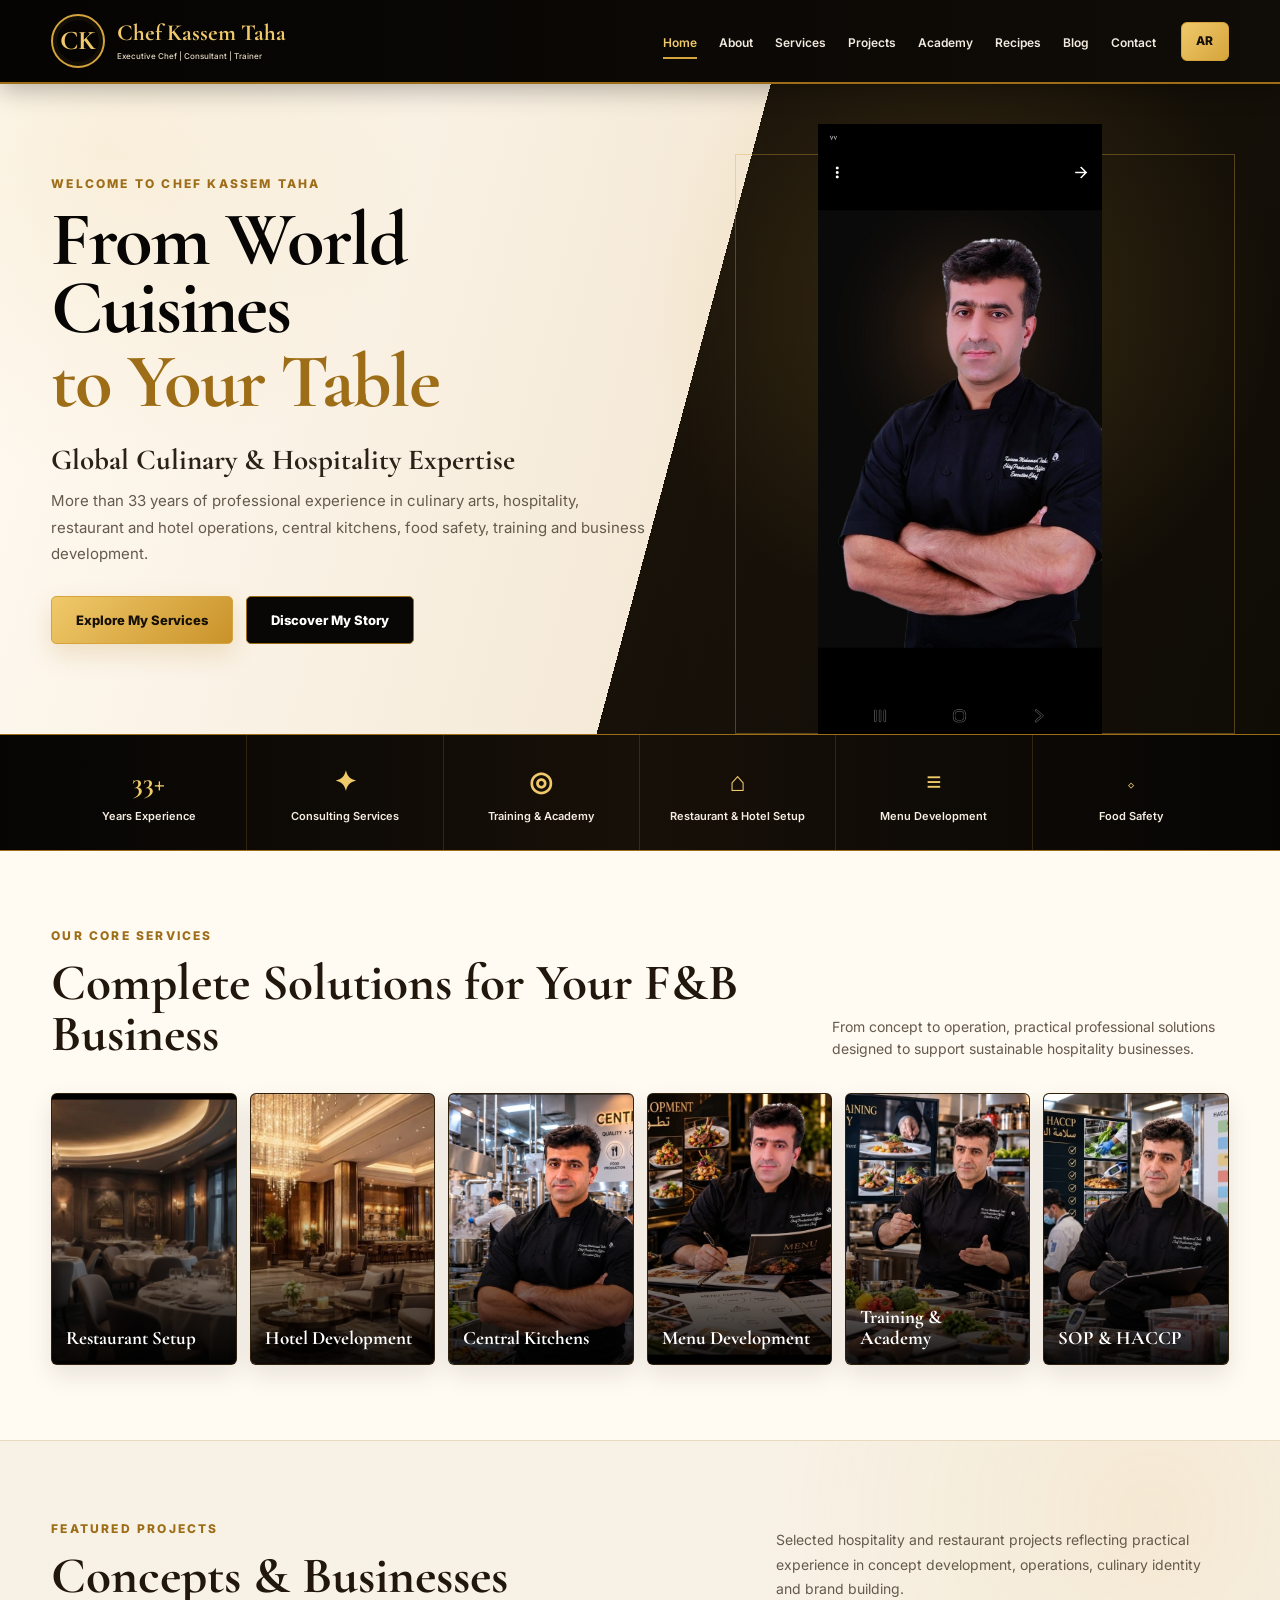
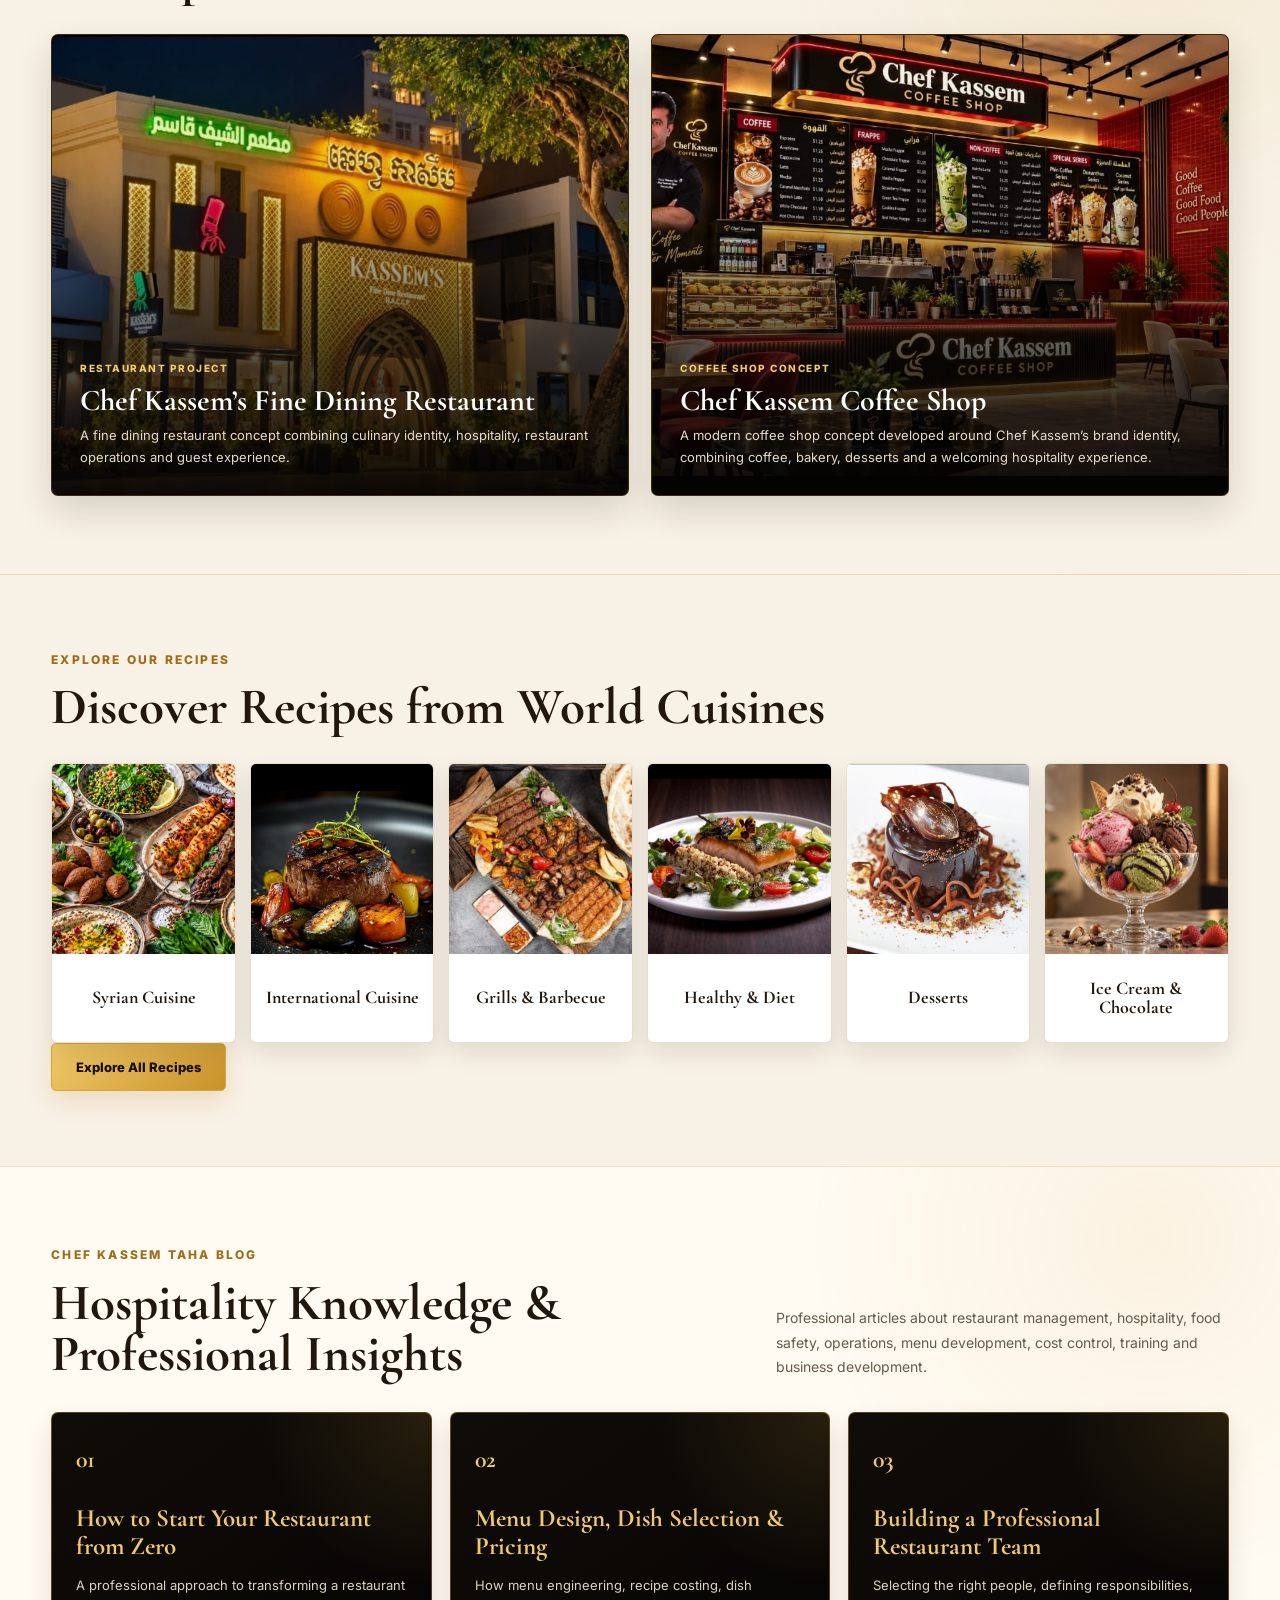
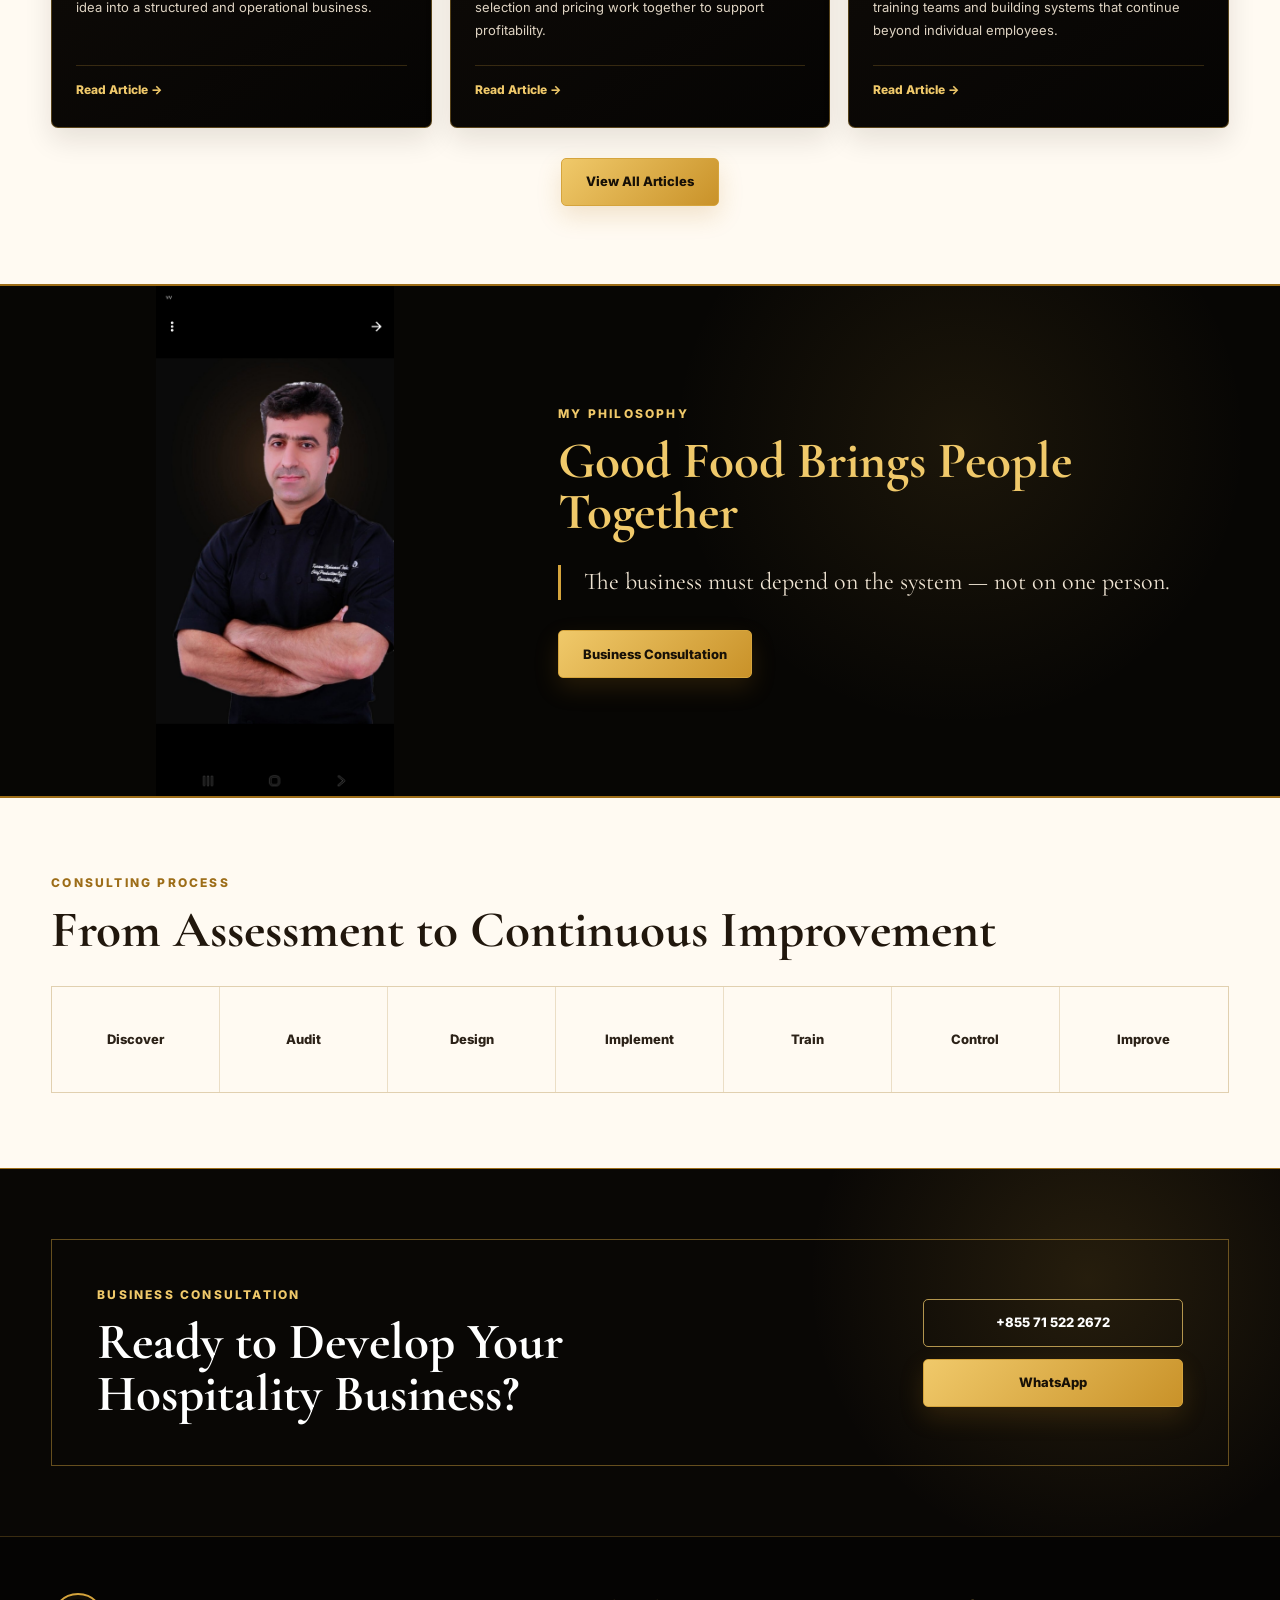
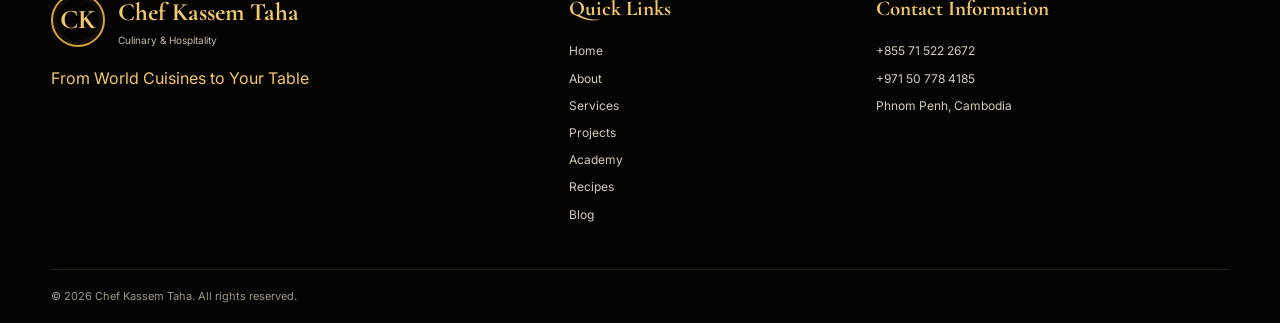
<file: index.html>
<!DOCTYPE html>
<html lang="en" dir="ltr">

<head>
  <meta charset="UTF-8">

  <meta name="viewport"
        content="width=device-width, initial-scale=1.0">

  <meta name="description"
        content="Chef Kassem Taha - Culinary and Hospitality Consulting, Restaurant Development, Central Kitchens, Menu Engineering, Training and Food Safety.">

  <title>Chef Kassem Taha | Culinary & Hospitality</title>

  <link rel="preconnect" href="https://fonts.googleapis.com">
  <link rel="preconnect" href="https://fonts.gstatic.com" crossorigin>

  <link
    href="https://fonts.googleapis.com/css2?family=Cairo:wght@400;500;600;700;800&family=Cormorant+Garamond:wght@500;600;700&family=Inter:wght@400;500;600;700&display=swap"
    rel="stylesheet">

  <link rel="stylesheet" href="style.css">

  <style>

    /* =====================================================
       PROJECTS
    ===================================================== */

    .projects-section {
      padding: 78px 0;
      background:
        radial-gradient(
          circle at 90% 10%,
          rgba(213, 164, 60, .10),
          transparent 28%
        ),
        #f8f1e5;
      border-top: 1px solid rgba(157, 109, 24, .18);
      border-bottom: 1px solid rgba(157, 109, 24, .18);
    }

    .projects-heading {
      display: grid;
      grid-template-columns: minmax(0, 1.2fr) minmax(260px, .8fr);
      gap: 45px;
      align-items: end;
      margin-bottom: 32px;
    }

    .projects-heading h2 {
      margin: 0;
      color: #21170d;
      font-family: "Cormorant Garamond", Georgia, serif;
      font-size: clamp(35px, 4vw, 54px);
      line-height: 1;
    }

    .projects-heading > p {
      margin: 0;
      color: #655a4c;
      font-size: 14px;
      line-height: 1.75;
    }

    .projects-grid {
      display: grid;
      grid-template-columns: repeat(2, minmax(0, 1fr));
      gap: 22px;
    }

    .project-card {
      position: relative;
      overflow: hidden;
      min-height: 460px;
      border: 1px solid rgba(157, 109, 24, .35);
      border-radius: 7px;
      background: #080604;
      box-shadow: 0 15px 35px rgba(30, 20, 8, .15);
    }

    .project-card img {
      width: 100%;
      height: 460px;
      object-fit: cover;
      transition: transform .45s ease;
    }

    .project-card:hover img {
      transform: scale(1.035);
    }

    .project-card::after {
      content: "";
      position: absolute;
      inset: 0;
      background:
        linear-gradient(
          to top,
          rgba(4, 3, 2, .96) 0%,
          rgba(4, 3, 2, .70) 28%,
          rgba(4, 3, 2, .08) 68%,
          transparent 100%
        );
    }

    .project-content {
      position: absolute;
      z-index: 2;
      left: 28px;
      right: 28px;
      bottom: 27px;
    }

    .project-label {
      display: inline-block;
      margin-bottom: 9px;
      color: #f0c96a;
      font-size: 10px;
      font-weight: 800;
      letter-spacing: 1.5px;
      text-transform: uppercase;
    }

    .project-content h3 {
      margin: 0 0 9px;
      color: #ffffff;
      font-family: "Cormorant Garamond", Georgia, serif;
      font-size: 30px;
      line-height: 1.05;
    }

    .project-content p {
      max-width: 520px;
      margin: 0;
      color: #e5dac9;
      font-size: 13px;
      line-height: 1.65;
    }


    /* =====================================================
       BLOG
    ===================================================== */

    .blog-section {
      padding: 78px 0;
      background:
        radial-gradient(
          circle at 90% 10%,
          rgba(213, 164, 60, .09),
          transparent 26%
        ),
        #fffaf2;
      border-top: 1px solid rgba(157, 109, 24, .18);
    }

    .blog-heading {
      display: grid;
      grid-template-columns: minmax(0, 1.2fr) minmax(260px, .8fr);
      gap: 45px;
      align-items: end;
      margin-bottom: 32px;
    }

    .blog-heading h2 {
      margin: 0;
      color: #21170d;
      font-family: "Cormorant Garamond", Georgia, serif;
      font-size: clamp(35px, 4vw, 54px);
      line-height: 1;
    }

    .blog-heading > p {
      margin: 0;
      color: #655a4c;
      font-size: 14px;
      line-height: 1.75;
    }

    .blog-grid {
      display: grid;
      grid-template-columns: repeat(3, minmax(0, 1fr));
      gap: 18px;
    }

    .blog-card {
      display: flex;
      flex-direction: column;
      min-height: 300px;
      padding: 28px 24px;
      border: 1px solid rgba(213, 164, 60, .38);
      border-radius: 7px;
      background:
        radial-gradient(
          circle at 100% 0%,
          rgba(213, 164, 60, .14),
          transparent 35%
        ),
        linear-gradient(145deg, #100c08, #050403);
      box-shadow: 0 12px 28px rgba(30, 20, 8, .11);
    }

    .blog-card-number {
      margin-bottom: 25px;
      color: #f0c96a;
      font-family: "Cormorant Garamond", Georgia, serif;
      font-size: 24px;
      font-weight: 700;
    }

    .blog-card h3 {
      margin: 0 0 14px;
      color: #f0c96a;
      font-family: "Cormorant Garamond", Georgia, serif;
      font-size: 25px;
      line-height: 1.12;
    }

    .blog-card p {
      margin: 0 0 24px;
      color: #ded3c2;
      font-size: 13px;
      line-height: 1.7;
    }

    .blog-card a {
      margin-top: auto;
      padding-top: 14px;
      border-top: 1px solid rgba(213, 164, 60, .22);
      color: #f0c96a;
      font-size: 12px;
      font-weight: 800;
    }

    .blog-more {
      display: flex;
      justify-content: center;
      margin-top: 30px;
    }


    /* =====================================================
       RTL
    ===================================================== */

    html[dir="rtl"] .projects-heading,
    html[dir="rtl"] .project-content,
    html[dir="rtl"] .blog-heading,
    html[dir="rtl"] .blog-card {
      text-align: right;
    }

    html[dir="rtl"] .projects-heading h2,
    html[dir="rtl"] .project-content h3,
    html[dir="rtl"] .blog-heading h2,
    html[dir="rtl"] .blog-card h3 {
      font-family: "Cairo", Arial, sans-serif;
    }


    /* =====================================================
       MOBILE
    ===================================================== */

    @media (max-width: 820px) {

      .projects-section,
      .blog-section {
        padding: 55px 0;
      }

      .projects-heading,
      .blog-heading {
        grid-template-columns: 1fr;
        gap: 14px;
      }

      .projects-grid {
        grid-template-columns: 1fr;
      }

      .project-card {
        min-height: 390px;
      }

      .project-card img {
        height: 390px;
      }

      .blog-grid {
        grid-template-columns: repeat(2, minmax(0, 1fr));
      }

      .main-nav.open {
        max-height: 700px;
        overflow-y: auto;
      }
    }

    @media (max-width: 520px) {

      .projects-heading h2,
      .blog-heading h2 {
        font-size: 32px;
      }

      html[dir="rtl"] .projects-heading h2,
      html[dir="rtl"] .blog-heading h2 {
        font-size: 28px;
        line-height: 1.4;
      }

      .project-card {
        min-height: 350px;
      }

      .project-card img {
        height: 350px;
      }

      .project-content {
        left: 20px;
        right: 20px;
        bottom: 20px;
      }

      .project-content h3 {
        font-size: 25px;
      }

      .blog-grid {
        grid-template-columns: 1fr;
      }

      .blog-card {
        min-height: 250px;
      }
    }

  </style>
</head>


<body>

<header class="site-header">

  <div class="container header-inner">

    <a href="index.html" class="brand">

      <span class="brand-logo">CK</span>

      <span class="brand-copy">

        <strong>Chef Kassem Taha</strong>

        <small
          data-en="Executive Chef | Consultant | Trainer"
          data-ar="شيف تنفيذي | مستشار | مدرب">
          Executive Chef | Consultant | Trainer
        </small>

      </span>

    </a>


    <nav class="main-nav" id="mainNav">

      <a href="index.html"
         class="active"
         data-en="Home"
         data-ar="الرئيسية">
        Home
      </a>

      <a href="about.html"
         data-en="About"
         data-ar="من أنا">
        About
      </a>

      <a href="services.html"
         data-en="Services"
         data-ar="خدماتنا">
        Services
      </a>

      <a href="projects.html"
         data-en="Projects"
         data-ar="المشاريع">
        Projects
      </a>

      <a href="academy.html"
         data-en="Academy"
         data-ar="الأكاديمية">
        Academy
      </a>

      <a href="recipes.html"
         data-en="Recipes"
         data-ar="الوصفات">
        Recipes
      </a>

      <a href="#blog"
         data-en="Blog"
         data-ar="المدونة">
        Blog
      </a>

      <a href="#contact"
         data-en="Contact"
         data-ar="تواصل معنا">
        Contact
      </a>

    </nav>


    <div class="header-actions">

      <button
        class="language-button"
        id="languageButton"
        type="button"
        aria-label="Switch language">
        AR
      </button>

      <button
        class="menu-button"
        id="menuButton"
        type="button"
        aria-label="Open menu"
        aria-expanded="false">

        <span></span>
        <span></span>
        <span></span>

      </button>

    </div>

  </div>

</header>


<main>

<section class="hero">

  <div class="hero-overlay"></div>

  <div class="container hero-grid">

    <div class="hero-content">

      <p class="eyebrow"
         data-en="WELCOME TO CHEF KASSEM TAHA"
         data-ar="مرحباً بكم مع الشيف قاسم طه">
        WELCOME TO CHEF KASSEM TAHA
      </p>

      <h1>

        <span data-en="From World Cuisines"
              data-ar="من مطابخ العالم">
          From World Cuisines
        </span>

        <strong data-en="to Your Table"
                data-ar="إلى مائدتكم">
          to Your Table
        </strong>

      </h1>

      <h2
        data-en="Global Culinary & Hospitality Expertise"
        data-ar="خبرة عالمية في فنون الطهي والضيافة">
        Global Culinary & Hospitality Expertise
      </h2>

      <p class="hero-description"
         data-en="More than 33 years of professional experience in culinary arts, hospitality, restaurant and hotel operations, central kitchens, food safety, training and business development."
         data-ar="أكثر من 33 عاماً من الخبرة المهنية في فنون الطهي والضيافة وتشغيل المطاعم والفنادق والمطابخ المركزية وسلامة الغذاء والتدريب وتطوير الأعمال.">

        More than 33 years of professional experience in
        culinary arts, hospitality, restaurant and hotel
        operations, central kitchens, food safety, training
        and business development.

      </p>

      <div class="hero-buttons">

        <a href="services.html"
           class="btn btn-gold"
           data-en="Explore My Services"
           data-ar="اكتشف خدماتي">
          Explore My Services
        </a>

        <a href="#story"
           class="btn btn-dark"
           data-en="Discover My Story"
           data-ar="اكتشف قصتي">
          Discover My Story
        </a>

      </div>

    </div>


    <div class="hero-portrait">

      <img
        src="Screenshot_٢٠٢٦١٠٠٦_١٩١١٠٨_Files by Google.jpg"
        alt="Chef Kassem Taha">

    </div>

  </div>

</section>


<section class="experience-strip">

  <div class="container experience-grid">

    <article class="experience-item">
      <span class="experience-icon">33+</span>
      <h3 data-en="Years Experience" data-ar="سنوات خبرة">
        Years Experience
      </h3>
    </article>

    <article class="experience-item">
      <span class="experience-icon">✦</span>
      <h3 data-en="Consulting Services" data-ar="خدمات استشارية">
        Consulting Services
      </h3>
    </article>

    <article class="experience-item">
      <span class="experience-icon">◎</span>
      <h3 data-en="Training & Academy" data-ar="التدريب والأكاديمية">
        Training & Academy
      </h3>
    </article>

    <article class="experience-item">
      <span class="experience-icon">⌂</span>
      <h3 data-en="Restaurant & Hotel Setup" data-ar="تأسيس المطاعم والفنادق">
        Restaurant & Hotel Setup
      </h3>
    </article>

    <article class="experience-item">
      <span class="experience-icon">≡</span>
      <h3 data-en="Menu Development" data-ar="تصميم وتطوير القوائم">
        Menu Development
      </h3>
    </article>

    <article class="experience-item">
      <span class="experience-icon">◇</span>
      <h3 data-en="Food Safety" data-ar="سلامة الغذاء">
        Food Safety
      </h3>
    </article>

  </div>

</section>


<section class="services-section" id="services">

  <div class="container">

    <div class="section-intro">

      <div>

        <p class="eyebrow"
           data-en="OUR CORE SERVICES"
           data-ar="خدماتنا الرئيسية">
          OUR CORE SERVICES
        </p>

        <h2
          data-en="Complete Solutions for Your F&B Business"
          data-ar="حلول متكاملة لأعمال المطاعم والفنادق">
          Complete Solutions for Your F&B Business
        </h2>

      </div>

      <p
        data-en="From concept to operation, practical professional solutions designed to support sustainable hospitality businesses."
        data-ar="من الفكرة إلى التشغيل، نقدم حلولاً عملية ومهنية تساعد على بناء وتشغيل مشاريع ضيافة مستدامة.">
        From concept to operation, practical professional
        solutions designed to support sustainable hospitality
        businesses.
      </p>

    </div>


    <div class="services-grid">

      <article class="image-card">
        <img src="service-restaurant.jpg" alt="Restaurant Development">
        <div class="image-card-content">
          <h3 data-en="Restaurant Setup" data-ar="تأسيس المطاعم">
            Restaurant Setup
          </h3>
        </div>
      </article>

      <article class="image-card">
        <img src="service-hotel.jpg" alt="Hotel Development">
        <div class="image-card-content">
          <h3 data-en="Hotel Development" data-ar="تطوير الفنادق">
            Hotel Development
          </h3>
        </div>
      </article>

      <article class="image-card">
        <img src="service-central-kitchen.jpg" alt="Central Kitchens">
        <div class="image-card-content">
          <h3 data-en="Central Kitchens" data-ar="المطابخ المركزية">
            Central Kitchens
          </h3>
        </div>
      </article>

      <article class="image-card">
        <img src="service-menu.jpg" alt="Menu Development">
        <div class="image-card-content">
          <h3 data-en="Menu Development" data-ar="تطوير القوائم">
            Menu Development
          </h3>
        </div>
      </article>

      <article class="image-card" id="academy">
        <img src="service-training.jpg" alt="Training and Academy">
        <div class="image-card-content">
          <h3 data-en="Training & Academy" data-ar="التدريب والأكاديمية">
            Training & Academy
          </h3>
        </div>
      </article>

      <article class="image-card">
        <img src="service-food-safety.jpg" alt="Food Safety">
        <div class="image-card-content">
          <h3 data-en="SOP & HACCP" data-ar="إجراءات التشغيل وسلامة الغذاء">
            SOP & HACCP
          </h3>
        </div>
      </article>

    </div>

  </div>

</section>


<section class="projects-section" id="projects">

  <div class="container">

    <div class="projects-heading">

      <div>

        <p class="eyebrow"
           data-en="FEATURED PROJECTS"
           data-ar="مشاريع مختارة">
          FEATURED PROJECTS
        </p>

        <h2
          data-en="Concepts & Businesses"
          data-ar="مشاريع وكونسبتات">
          Concepts & Businesses
        </h2>

      </div>

      <p
        data-en="Selected hospitality and restaurant projects reflecting practical experience in concept development, operations, culinary identity and brand building."
        data-ar="مجموعة مختارة من مشاريع المطاعم والضيافة التي تعكس الخبرة العملية في تطوير المفاهيم والتشغيل والهوية الغذائية وبناء العلامة التجارية.">
        Selected hospitality and restaurant projects
        reflecting practical experience in concept development,
        operations, culinary identity and brand building.
      </p>

    </div>


    <div class="projects-grid">

      <article class="project-card">

        <img
          src="project-fine-dining.jpg"
          alt="Chef Kassem Fine Dining Restaurant">

        <div class="project-content">

          <span class="project-label"
                data-en="RESTAURANT PROJECT"
                data-ar="مشروع مطعم">
            RESTAURANT PROJECT
          </span>

          <h3
            data-en="Chef Kassem’s Fine Dining Restaurant"
            data-ar="مطعم الشيف قاسم للمأكولات الراقية">
            Chef Kassem’s Fine Dining Restaurant
          </h3>

          <p
            data-en="A fine dining restaurant concept combining culinary identity, hospitality, restaurant operations and guest experience."
            data-ar="مشروع مطعم راقٍ يجمع بين الهوية الغذائية والضيافة والتشغيل الاحترافي وتجربة الضيف.">
            A fine dining restaurant concept combining
            culinary identity, hospitality, restaurant
            operations and guest experience.
          </p>

        </div>

      </article>


      <article class="project-card">

        <img
          src="project-coffee-shop.jpg"
          alt="Chef Kassem Coffee Shop">

        <div class="project-content">

          <span class="project-label"
                data-en="COFFEE SHOP CONCEPT"
                data-ar="كونسبت كوفي شوب">
            COFFEE SHOP CONCEPT
          </span>

          <h3
            data-en="Chef Kassem Coffee Shop"
            data-ar="شيف قاسم كوفي شوب">
            Chef Kassem Coffee Shop
          </h3>

          <p
            data-en="A modern coffee shop concept developed around Chef Kassem’s brand identity, combining coffee, bakery, desserts and a welcoming hospitality experience."
            data-ar="كونسبت كوفي شوب عصري مبني حول هوية الشيف قاسم، يجمع بين القهوة والمخبوزات والحلويات وتجربة ضيافة مميزة.">
            A modern coffee shop concept developed around
            Chef Kassem’s brand identity, combining coffee,
            bakery, desserts and a welcoming hospitality experience.
          </p>

        </div>

      </article>

    </div>

  </div>

</section>


<section class="cuisines-section" id="cuisines">

  <div class="container">

    <div class="section-heading">

      <p class="eyebrow"
         data-en="EXPLORE OUR RECIPES"
         data-ar="استكشف وصفاتنا">
        EXPLORE OUR RECIPES
      </p>

      <h2
        data-en="Discover Recipes from World Cuisines"
        data-ar="اكتشف وصفات مختارة من مطابخ العالم">
        Discover Recipes from World Cuisines
      </h2>

    </div>


    <div class="cuisine-grid">

      <article class="cuisine-card">
        <img src="food-syrian.png" alt="Syrian Cuisine">
        <div>
          <h3 data-en="Syrian Cuisine" data-ar="المطبخ السوري">
            Syrian Cuisine
          </h3>
        </div>
      </article>


      <article class="cuisine-card">
        <img src="food-international.jpg" alt="International Cuisine">
        <div>
          <h3 data-en="International Cuisine" data-ar="المطبخ العالمي">
            International Cuisine
          </h3>
        </div>
      </article>


      <article class="cuisine-card">
        <img src="food-grill.jpg" alt="Grills and Barbecue">
        <div>
          <h3 data-en="Grills & Barbecue" data-ar="المشاوي والباربكيو">
            Grills & Barbecue
          </h3>
        </div>
      </article>


      <article class="cuisine-card">
        <img src="food-healthy.jpg" alt="Healthy and Diet Cuisine">
        <div>
          <h3 data-en="Healthy & Diet" data-ar="المطبخ الصحي والدايت">
            Healthy & Diet
          </h3>
        </div>
      </article>


      <article class="cuisine-card">
        <img src="food-dessert.jpg" alt="Desserts">
        <div>
          <h3 data-en="Desserts" data-ar="الحلويات">
            Desserts
          </h3>
        </div>
      </article>


      <article class="cuisine-card">
        <img src="food-icecream-chocolate.jpg" alt="Ice Cream and Chocolate">
        <div>
          <h3 data-en="Ice Cream & Chocolate"
              data-ar="الآيس كريم والشوكولاتة">
            Ice Cream & Chocolate
          </h3>
        </div>
      </article>

    </div>


    <div class="recipes-more">

      <a href="recipes.html"
         class="btn btn-gold"
         data-en="Explore All Recipes"
         data-ar="استكشف جميع الوصفات">
        Explore All Recipes
      </a>

    </div>

  </div>

</section>


<section class="blog-section" id="blog">

  <div class="container">

    <div class="blog-heading">

      <div>

        <p class="eyebrow"
           data-en="CHEF KASSEM TAHA BLOG"
           data-ar="مدونة الشيف قاسم طه">
          CHEF KASSEM TAHA BLOG
        </p>

        <h2
          data-en="Hospitality Knowledge & Professional Insights"
          data-ar="معرفة الضيافة وخبرات مهنية">
          Hospitality Knowledge & Professional Insights
        </h2>

      </div>

      <p
        data-en="Professional articles about restaurant management, hospitality, food safety, operations, menu development, cost control, training and business development."
        data-ar="مقالات مهنية متخصصة في إدارة المطاعم والضيافة وسلامة الغذاء والتشغيل وتطوير القوائم وضبط التكاليف والتدريب وتطوير الأعمال.">
        Professional articles about restaurant management,
        hospitality, food safety, operations, menu development,
        cost control, training and business development.
      </p>

    </div>


    <div class="blog-grid">

      <article class="blog-card">

        <span class="blog-card-number">01</span>

        <h3
          data-en="How to Start Your Restaurant from Zero"
          data-ar="كيف تبدأ مطعمك من الصفر">
          How to Start Your Restaurant from Zero
        </h3>

        <p
          data-en="A professional approach to transforming a restaurant idea into a structured and operational business."
          data-ar="منهج عملي واحترافي لتحويل فكرة المطعم إلى مشروع منظم وقابل للتشغيل.">
          A professional approach to transforming a restaurant
          idea into a structured and operational business.
        </p>

        <a href="https://blog.chefkassemtaha.com"
           target="_blank"
           rel="noopener noreferrer"
           data-en="Read Article →"
           data-ar="اقرأ المقال ←">
          Read Article →
        </a>

      </article>


      <article class="blog-card">

        <span class="blog-card-number">02</span>

        <h3
          data-en="Menu Design, Dish Selection & Pricing"
          data-ar="تصميم القائمة واختيار الأطباق والتسعير">
          Menu Design, Dish Selection & Pricing
        </h3>

        <p
          data-en="How menu engineering, recipe costing, dish selection and pricing work together to support profitability."
          data-ar="كيف تعمل هندسة القائمة وتكلفة الوصفات واختيار الأطباق والتسعير معاً لدعم الربحية.">
          How menu engineering, recipe costing, dish selection
          and pricing work together to support profitability.
        </p>

        <a href="https://blog.chefkassemtaha.com"
           target="_blank"
           rel="noopener noreferrer"
           data-en="Read Article →"
           data-ar="اقرأ المقال ←">
          Read Article →
        </a>

      </article>


      <article class="blog-card">

        <span class="blog-card-number">03</span>

        <h3
          data-en="Building a Professional Restaurant Team"
          data-ar="بناء فريق عمل احترافي للمطعم">
          Building a Professional Restaurant Team
        </h3>

        <p
          data-en="Selecting the right people, defining responsibilities, training teams and building systems that continue beyond individual employees."
          data-ar="اختيار الأشخاص المناسبين وتحديد المسؤوليات وتدريب الفريق وبناء نظام يستمر بعيداً عن الاعتماد على موظف واحد.">
          Selecting the right people, defining responsibilities,
          training teams and building systems that continue
          beyond individual employees.
        </p>

        <a href="https://blog.chefkassemtaha.com"
           target="_blank"
           rel="noopener noreferrer"
           data-en="Read Article →"
           data-ar="اقرأ المقال ←">
          Read Article →
        </a>

      </article>

    </div>


    <div class="blog-more">

      <a href="https://blog.chefkassemtaha.com"
         target="_blank"
         rel="noopener noreferrer"
         class="btn btn-gold"
         data-en="View All Articles"
         data-ar="عرض جميع المقالات">
        View All Articles
      </a>

    </div>

  </div>

</section>


<section class="story-section" id="story">

  <div class="container story-grid">

    <div class="story-image">

      <img
        src="Screenshot_٢٠٢٦١٠٠٦_١٩١١٠٨_Files by Google.jpg"
        alt="Chef Kassem Taha">

    </div>


    <div class="story-content">

      <p class="eyebrow"
         data-en="MY PHILOSOPHY"
         data-ar="فلسفتي">
        MY PHILOSOPHY
      </p>

      <h2
        data-en="Good Food Brings People Together"
        data-ar="الطعام الجيد يجمع الناس">
        Good Food Brings People Together
      </h2>

      <blockquote
        data-en="The business must depend on the system — not on one person."
        data-ar="يجب أن يعتمد العمل على النظام، وليس على شخص واحد.">
        The business must depend on the system —
        not on one person.
      </blockquote>

      <a href="#contact"
         class="btn btn-gold"
         data-en="Business Consultation"
         data-ar="استشارة أعمال">
        Business Consultation
      </a>

    </div>

  </div>

</section>


<section class="process-section">

  <div class="container">

    <div class="section-heading">

      <p class="eyebrow"
         data-en="CONSULTING PROCESS"
         data-ar="منهجية الاستشارات">
        CONSULTING PROCESS
      </p>

      <h2
        data-en="From Assessment to Continuous Improvement"
        data-ar="من التقييم إلى التحسين المستمر">
        From Assessment to Continuous Improvement
      </h2>

    </div>


    <div class="process-grid">

      <span data-en="Discover" data-ar="اكتشاف الاحتياجات">
        Discover
      </span>

      <span data-en="Audit" data-ar="التقييم">
        Audit
      </span>

      <span data-en="Design" data-ar="التصميم">
        Design
      </span>

      <span data-en="Implement" data-ar="التنفيذ">
        Implement
      </span>

      <span data-en="Train" data-ar="التدريب">
        Train
      </span>

      <span data-en="Control" data-ar="الرقابة">
        Control
      </span>

      <span data-en="Improve" data-ar="التحسين">
        Improve
      </span>

    </div>

  </div>

</section>


<section class="contact-section" id="contact">

  <div class="container contact-grid">

    <div>

      <p class="eyebrow"
         data-en="BUSINESS CONSULTATION"
         data-ar="استشارات الأعمال">
        BUSINESS CONSULTATION
      </p>

      <h2
        data-en="Ready to Develop Your Hospitality Business?"
        data-ar="هل أنت مستعد لتطوير مشروعك في قطاع الضيافة؟">
        Ready to Develop Your Hospitality Business?
      </h2>

    </div>


    <div class="contact-buttons">

      <a
        class="btn btn-outline-light"
        href="tel:+855715222672">
        +855 71 522 2672
      </a>

      <a
        class="btn btn-gold"
        href="https://wa.me/971507784185"
        target="_blank"
        rel="noopener noreferrer"
        data-en="WhatsApp"
        data-ar="واتساب">
        WhatsApp
      </a>

    </div>

  </div>

</section>

</main>


<footer class="site-footer">

  <div class="container footer-grid">

    <div class="footer-brand">

      <div class="footer-brand-title">

        <span class="brand-logo">CK</span>

        <div>

          <strong>Chef Kassem Taha</strong>

          <small
            data-en="Culinary & Hospitality"
            data-ar="فنون الطهي والضيافة">
            Culinary & Hospitality
          </small>

        </div>

      </div>

      <p
        data-en="From World Cuisines to Your Table"
        data-ar="من مطابخ العالم إلى مائدتكم">
        From World Cuisines to Your Table
      </p>

    </div>


    <div class="footer-links">

      <h3 data-en="Quick Links" data-ar="روابط سريعة">
        Quick Links
      </h3>

      <a href="index.html"
         data-en="Home"
         data-ar="الرئيسية">
        Home
      </a>

      <a href="about.html"
         data-en="About"
         data-ar="من أنا">
        About
      </a>

      <a href="services.html"
         data-en="Services"
         data-ar="خدماتنا">
        Services
      </a>

      <a href="projects.html"
         data-en="Projects"
         data-ar="المشاريع">
        Projects
      </a>

      <a href="academy.html"
         data-en="Academy"
         data-ar="الأكاديمية">
        Academy
      </a>

      <a href="recipes.html"
         data-en="Recipes"
         data-ar="الوصفات">
        Recipes
      </a>

      <a href="#blog"
         data-en="Blog"
         data-ar="المدونة">
        Blog
      </a>

    </div>


    <div class="footer-contact">

      <h3
        data-en="Contact Information"
        data-ar="معلومات التواصل">
        Contact Information
      </h3>

      <a class="ltr-contact"
         href="tel:+855715222672">
        +855 71 522 2672
      </a>

      <a class="ltr-contact"
         href="https://wa.me/971507784185"
         target="_blank"
         rel="noopener noreferrer">
        +971 50 778 4185
      </a>

      <span
        data-en="Phnom Penh, Cambodia"
        data-ar="بنوم بنه، كمبوديا">
        Phnom Penh, Cambodia
      </span>

    </div>

  </div>


  <div class="container footer-bottom">

    <span>
      © <span id="year"></span> Chef Kassem Taha.
      <span data-en="All rights reserved."
            data-ar="جميع الحقوق محفوظة.">
        All rights reserved.
      </span>
    </span>

  </div>

</footer>


<script src="script.js"></script>

</body>
  </html>
</file>
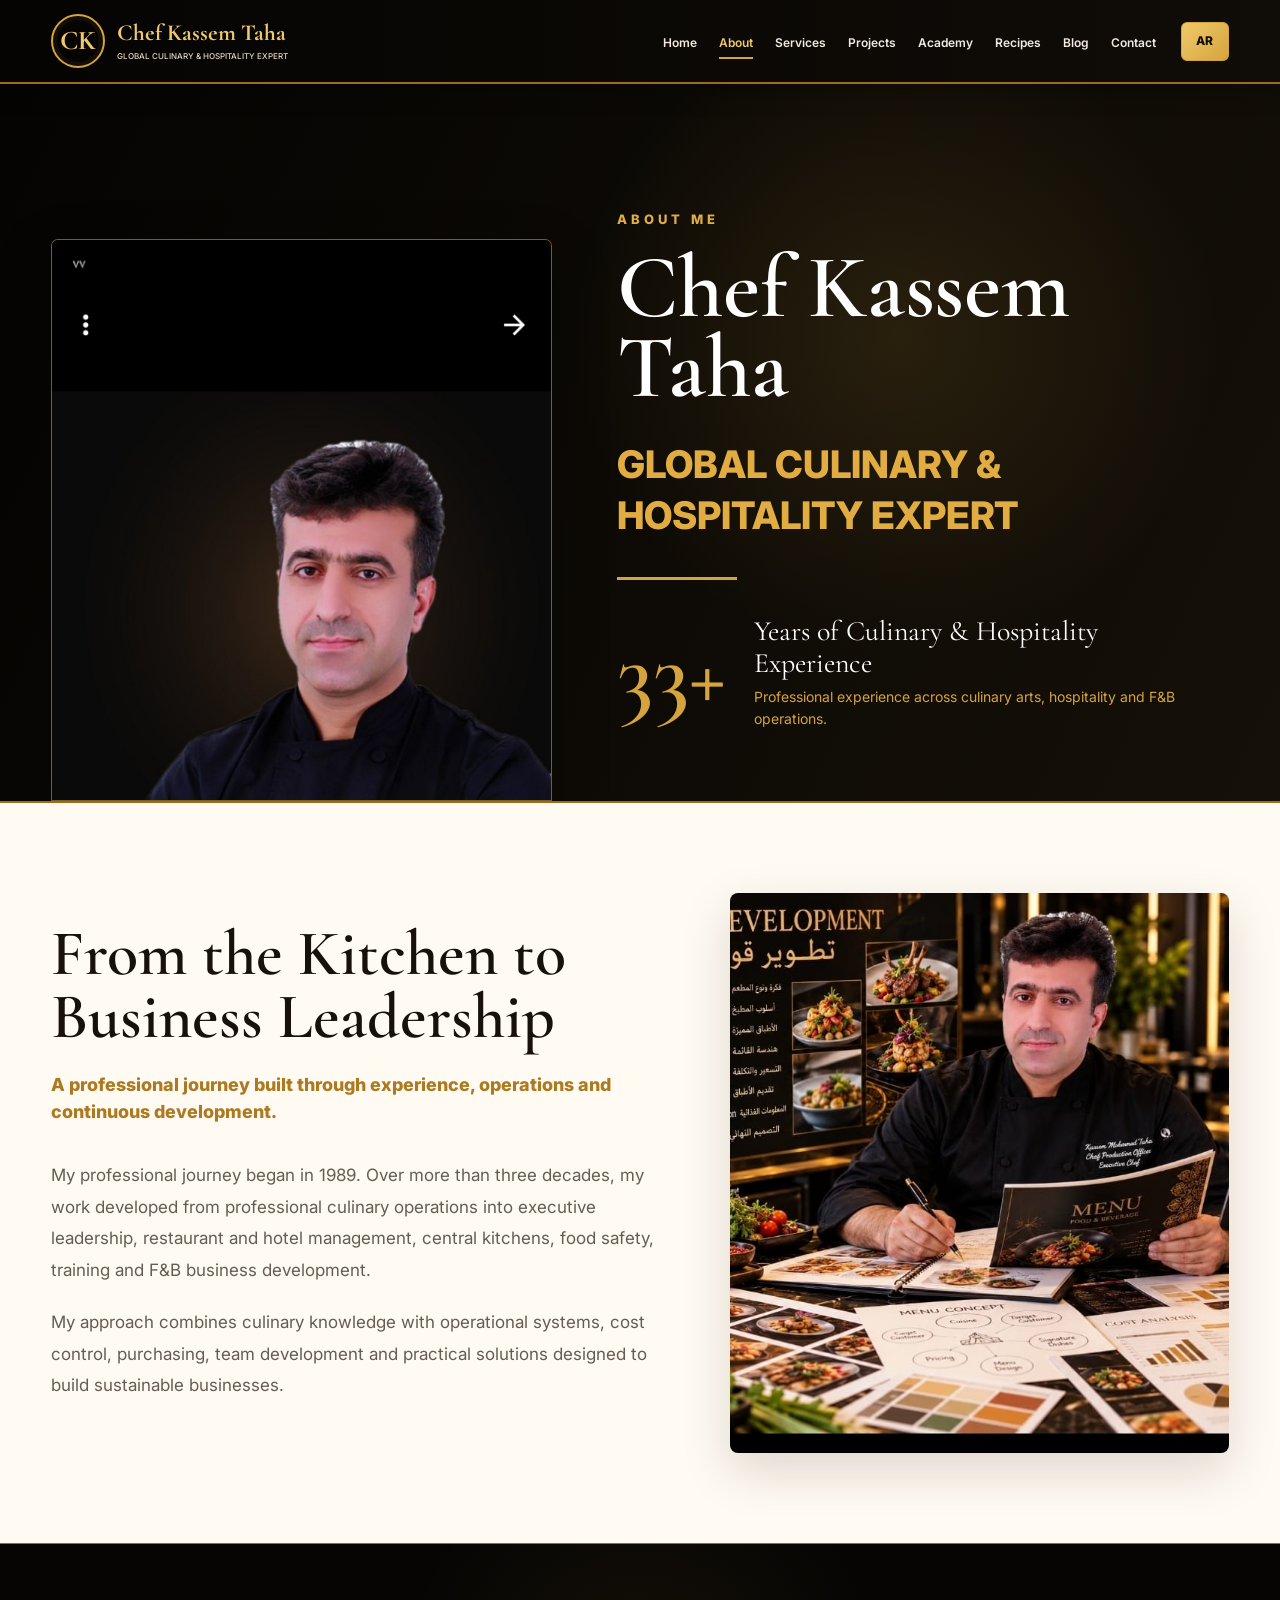
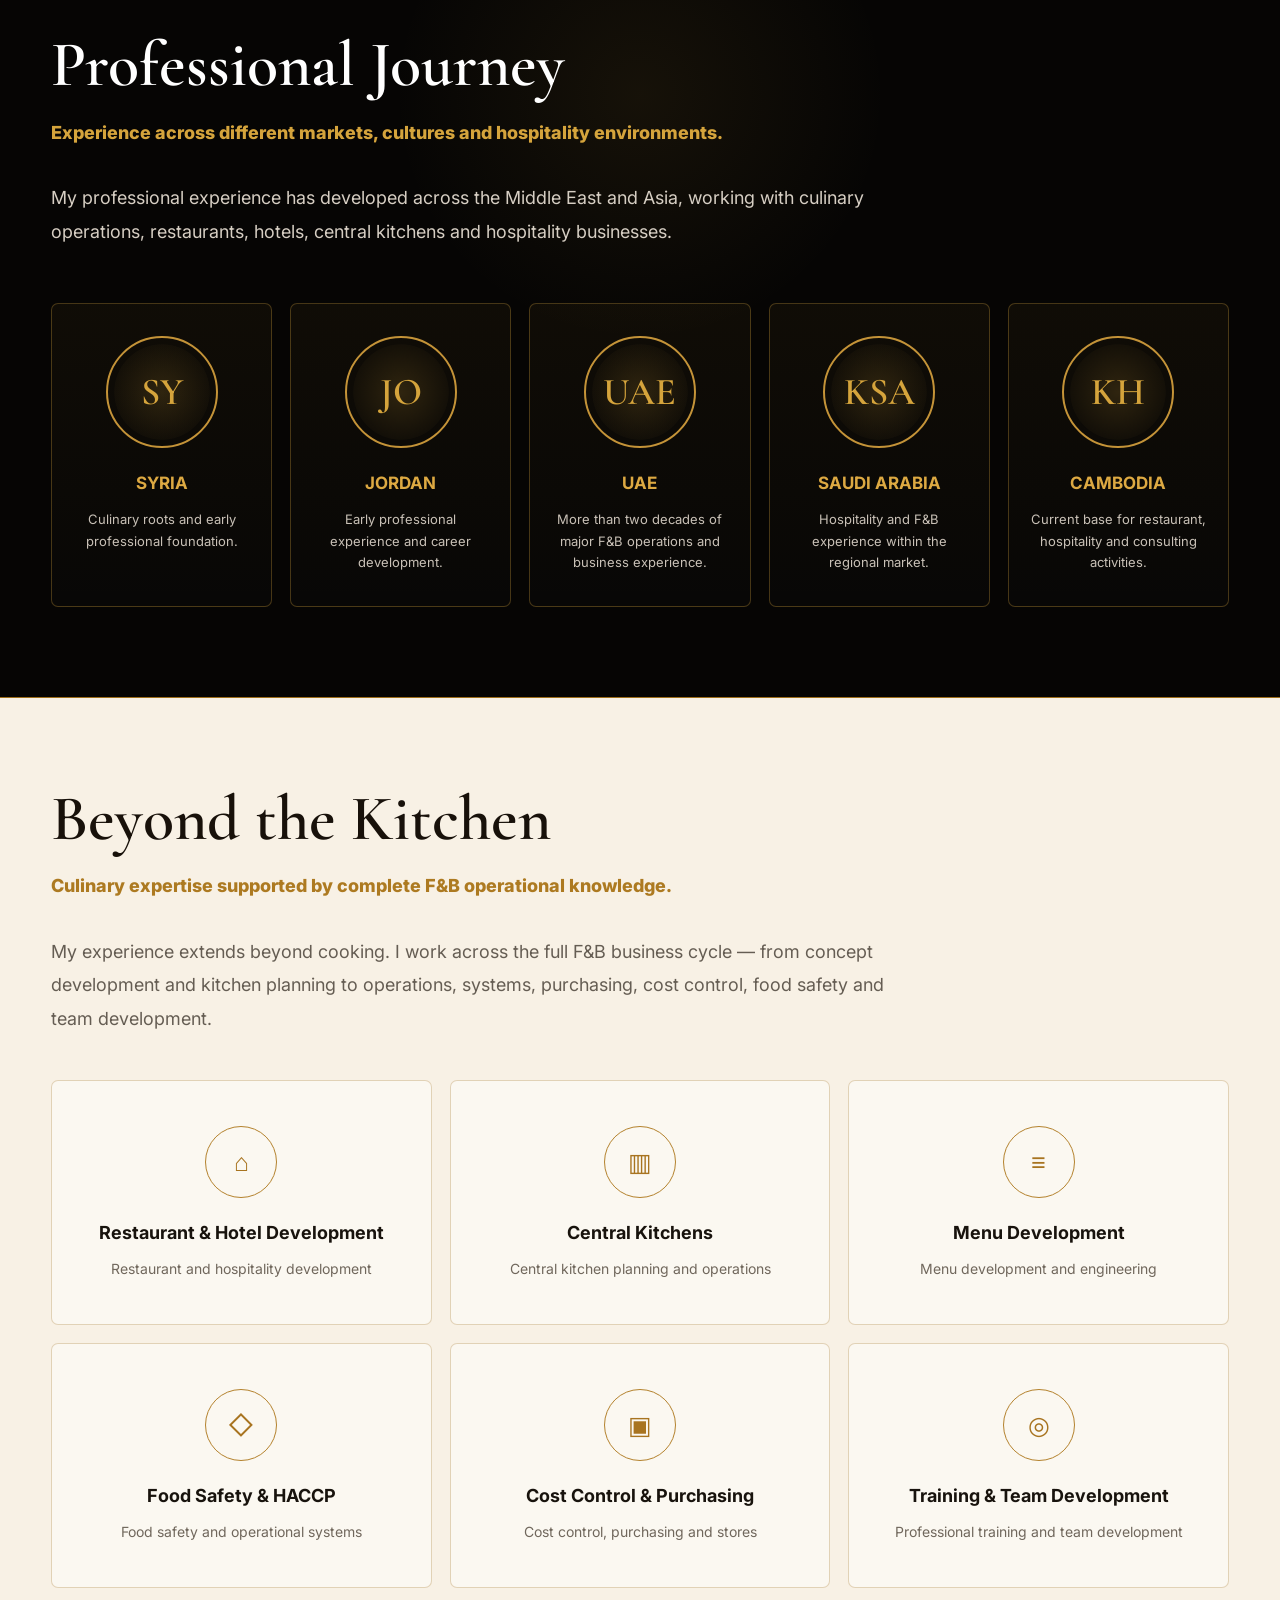
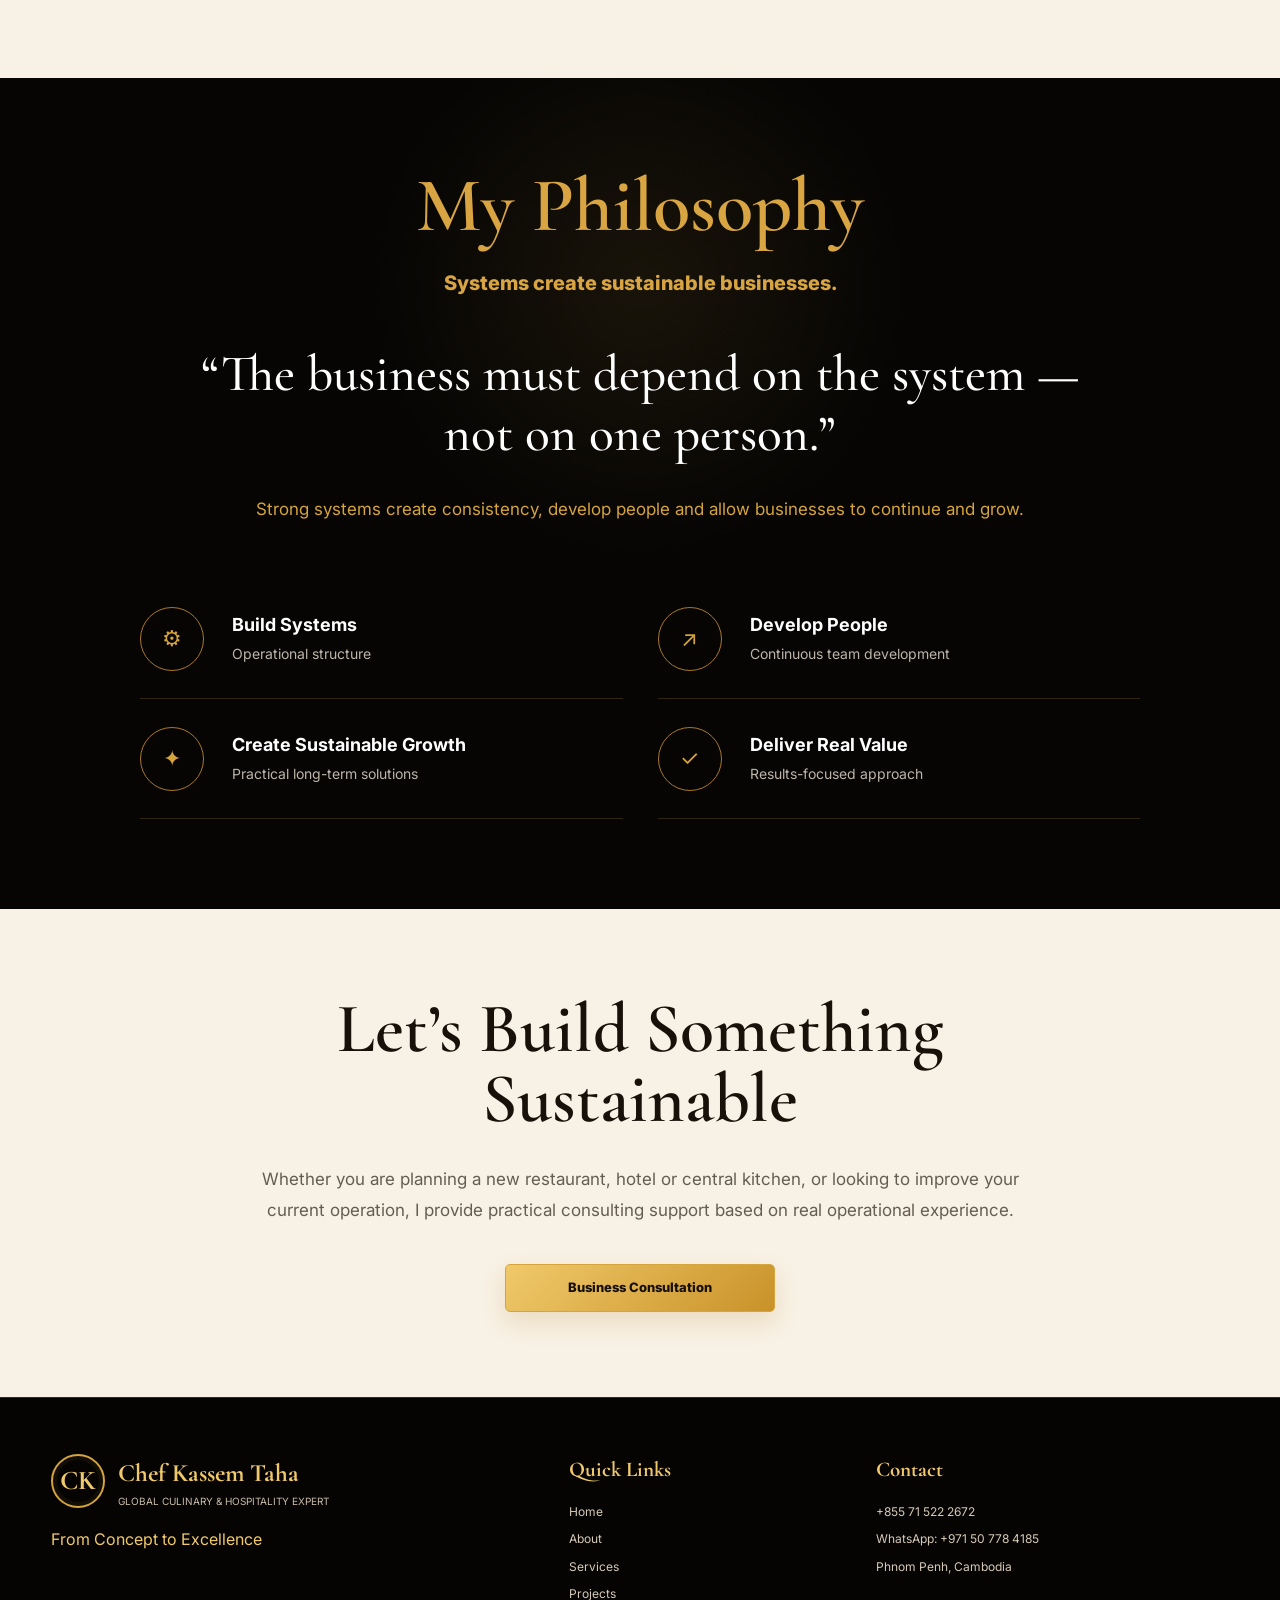
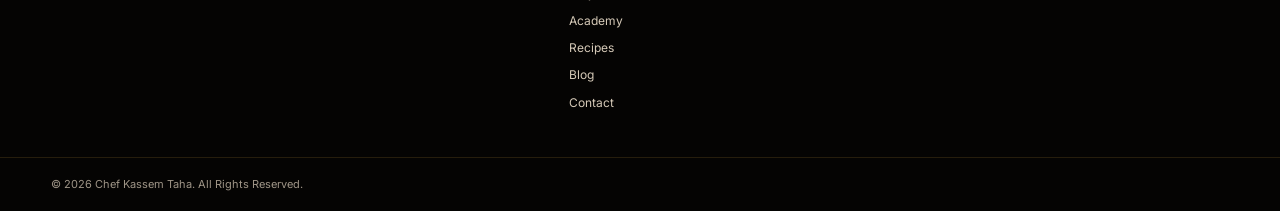
<file: about.html>
<!DOCTYPE html>
<html lang="en" dir="ltr">

<head>
  <meta charset="UTF-8">
  <meta name="viewport" content="width=device-width, initial-scale=1.0">

  <meta name="description"
        content="About Chef Kassem Taha - Global Culinary and Hospitality Expert with more than 33 years of professional experience.">

  <meta name="author" content="Chef Kassem Taha">

  <title>About | Chef Kassem Taha</title>

  <link rel="preconnect" href="https://fonts.googleapis.com">
  <link rel="preconnect" href="https://fonts.gstatic.com" crossorigin>

  <link
    href="https://fonts.googleapis.com/css2?family=Cairo:wght@400;500;600;700;800&family=Cormorant+Garamond:wght@500;600;700&family=Inter:wght@400;500;600;700&display=swap"
    rel="stylesheet">

  <link rel="stylesheet" href="style.css">

  <style>

    /* =====================================================
       ABOUT PAGE
    ===================================================== */

    .about-page {
      background: #fffaf2;
    }

    .about-page main {
      overflow: hidden;
    }

    .about-container {
      width: min(92%, 1240px);
      margin-inline: auto;
    }

    /* =====================================================
       HERO
    ===================================================== */

    .about-hero {
      position: relative;
      overflow: hidden;

      background:
        radial-gradient(
          circle at 70% 35%,
          rgba(213, 164, 60, .13),
          transparent 32%
        ),
        linear-gradient(
          115deg,
          #050403,
          #151008
        );

      color: #ffffff;
      border-bottom: 2px solid #9d6d18;
    }

    .about-hero-grid {
      min-height: 610px;
      display: grid;
      grid-template-columns: minmax(340px, .9fr) minmax(0, 1.1fr);
      align-items: center;
      gap: 65px;
      padding-top: 55px;
    }

    .about-hero-image {
      position: relative;
      align-self: end;
      overflow: hidden;
      max-width: 540px;

      border: 1px solid rgba(213, 164, 60, .55);
      border-radius: 7px 7px 0 0;

      background: #080604;
      box-shadow: 0 20px 55px rgba(0, 0, 0, .32);
    }

    .about-hero-image img {
      width: 100%;
      height: 560px;
      object-fit: cover;
      object-position: center top;
    }

    .about-hero-content {
      padding: 70px 0;
    }

    .about-label {
      margin: 0 0 18px;
      color: #e0ad43;
      font-size: 13px;
      font-weight: 800;
      letter-spacing: 4px;
      text-transform: uppercase;
    }

    .about-hero-content h1 {
      margin: 0;
      color: #ffffff;
      font-family: "Cormorant Garamond", Georgia, serif;
      font-size: clamp(58px, 7vw, 90px);
      line-height: .9;
      font-weight: 600;
    }

    .about-role {
      max-width: 690px;
      margin-top: 30px;
      color: #e1ad43;
      font-size: clamp(24px, 3vw, 38px);
      font-weight: 800;
      line-height: 1.35;
      text-transform: uppercase;
    }

    .about-divider {
      width: 120px;
      height: 3px;
      margin: 35px 0;
      background: #d5a43c;
    }

    .about-experience {
      display: flex;
      align-items: center;
      gap: 28px;
    }

    .about-experience strong {
      color: #d5a43c;
      font-family: "Cormorant Garamond", Georgia, serif;
      font-size: 92px;
      line-height: .85;
      font-weight: 600;
    }

    .about-experience div {
      display: flex;
      flex-direction: column;
      gap: 7px;
    }

    .about-experience span {
      max-width: 430px;
      color: #ffffff;
      font-family: "Cormorant Garamond", Georgia, serif;
      font-size: 28px;
      line-height: 1.15;
    }

    .about-experience small {
      max-width: 500px;
      color: #d5a43c;
      font-size: 14px;
      line-height: 1.6;
    }

    /* =====================================================
       STORY
    ===================================================== */

    .about-story {
      padding: 90px 0;
      background: #fffaf2;
    }

    .about-story-grid {
      display: grid;
      grid-template-columns: minmax(0, 1fr) minmax(360px, .82fr);
      align-items: center;
      gap: 70px;
    }

    .about-section-title {
      margin: 0;
      color: #18110a;
      font-family: "Cormorant Garamond", Georgia, serif;
      font-size: clamp(48px, 5vw, 68px);
      line-height: .98;
      font-weight: 600;
    }

    .about-section-subtitle {
      margin: 22px 0 0;
      color: #ad7a21;
      font-size: 18px;
      font-weight: 800;
      line-height: 1.55;
    }

    .about-story-text {
      margin-top: 34px;
    }

    .about-story-text p {
      margin: 0 0 21px;
      color: #655d53;
      font-size: 17px;
      line-height: 1.85;
    }

    .about-story-image {
      overflow: hidden;
      border-radius: 8px;
      box-shadow: 0 18px 50px rgba(34, 22, 9, .15);
    }

    .about-story-image img {
      width: 100%;
      height: 560px;
      object-fit: cover;
      object-position: center;
    }

    /* =====================================================
       JOURNEY
    ===================================================== */

    .journey-section {
      padding: 90px 0;

      background:
        radial-gradient(
          circle at 50% 20%,
          rgba(213, 164, 60, .08),
          transparent 28%
        ),
        #060504;

      color: #ffffff;
      border-top: 1px solid #9d6d18;
      border-bottom: 1px solid #9d6d18;
    }

    .journey-section .about-section-title {
      color: #ffffff;
    }

    .journey-section .about-section-subtitle {
      color: #d5a43c;
    }

    .journey-intro {
      max-width: 850px;
      margin: 35px 0 55px;
      color: #d6cec3;
      font-size: 18px;
      line-height: 1.85;
    }

    .journey-grid {
      display: grid;
      grid-template-columns: repeat(5, minmax(0, 1fr));
      gap: 18px;
    }

    .journey-card {
      min-width: 0;
      padding: 32px 18px;
      text-align: center;
      border: 1px solid rgba(213, 164, 60, .30);
      border-radius: 7px;

      background:
        linear-gradient(
          180deg,
          rgba(213, 164, 60, .05),
          rgba(255, 255, 255, .01)
        );
    }

    .journey-code {
      width: 112px;
      height: 112px;
      margin: 0 auto 25px;
      display: grid;
      place-items: center;

      border: 2px solid #c49338;
      border-radius: 50%;

      background:
        radial-gradient(
          circle,
          rgba(213, 164, 60, .17),
          rgba(213, 164, 60, .03) 62%,
          transparent 63%
        );

      color: #d5a43c;
      font-family: "Cormorant Garamond", Georgia, serif;
      font-size: 38px;
      font-weight: 600;
    }

    .journey-card h3 {
      margin: 0;
      color: #dda942;
      font-size: 17px;
      line-height: 1.25;
    }

    .journey-card p {
      margin: 15px 0 0;
      color: #c9c1b7;
      font-size: 13px;
      line-height: 1.65;
    }

    /* =====================================================
       EXPERTISE
    ===================================================== */

    .expertise-section {
      padding: 90px 0;
      background: #f8f1e5;
    }

    .expertise-intro {
      max-width: 850px;
    }

    .expertise-description {
      margin: 35px 0 45px;
      color: #655d53;
      font-size: 18px;
      line-height: 1.85;
    }

    .expertise-grid {
      display: grid;
      grid-template-columns: repeat(3, minmax(0, 1fr));
      gap: 18px;
    }

    .expertise-card {
      min-height: 245px;
      display: flex;
      flex-direction: column;
      align-items: center;
      justify-content: center;

      padding: 30px 20px;
      text-align: center;

      border: 1px solid rgba(157, 109, 24, .27);
      border-radius: 7px;
      background: rgba(255, 255, 255, .48);
    }

    .expertise-icon {
      width: 72px;
      height: 72px;
      display: grid;
      place-items: center;
      margin-bottom: 23px;

      border: 1px solid #b4822d;
      border-radius: 50%;
      color: #a87420;
      font-size: 25px;
    }

    .expertise-card h3 {
      margin: 0;
      color: #18130d;
      font-size: 18px;
      line-height: 1.3;
    }

    .expertise-card p {
      margin: 13px 0 0;
      color: #70675c;
      font-size: 14px;
      line-height: 1.5;
    }

    /* =====================================================
       PHILOSOPHY
    ===================================================== */

    .philosophy-section {
      padding: 90px 0;

      background:
        radial-gradient(
          circle at 50% 25%,
          rgba(213, 164, 60, .09),
          transparent 30%
        ),
        #060504;

      color: #ffffff;
    }

    .philosophy-heading {
      max-width: 850px;
      margin-inline: auto;
      text-align: center;
    }

    .philosophy-heading h2 {
      margin: 0;
      color: #d8a542;
      font-family: "Cormorant Garamond", Georgia, serif;
      font-size: clamp(52px, 6vw, 78px);
      line-height: 1;
      font-weight: 600;
    }

    .philosophy-heading > p {
      margin: 22px 0 0;
      color: #d8a542;
      font-size: 20px;
      font-weight: 800;
    }

    .philosophy-quote {
      max-width: 900px;
      margin: 45px auto 0;
      text-align: center;
    }

    .philosophy-quote blockquote {
      margin: 0;
      color: #ffffff;
      font-family: "Cormorant Garamond", Georgia, serif;
      font-size: clamp(36px, 4vw, 54px);
      line-height: 1.18;
      font-weight: 500;
    }

    .philosophy-quote p {
      max-width: 790px;
      margin: 30px auto 0;
      color: #d5a43c;
      font-size: 17px;
      line-height: 1.75;
    }

    .philosophy-values {
      max-width: 1000px;
      margin: 55px auto 0;
      display: grid;
      grid-template-columns: repeat(2, minmax(0, 1fr));
      gap: 0 35px;
    }

    .philosophy-value {
      min-height: 120px;
      display: grid;
      grid-template-columns: 72px 1fr;
      align-items: center;
      gap: 20px;
      padding: 20px 0;
      border-bottom: 1px solid rgba(213, 164, 60, .20);
    }

    .value-icon {
      width: 64px;
      height: 64px;
      display: grid;
      place-items: center;

      border: 1px solid #a97826;
      border-radius: 50%;
      color: #d5a43c;
      font-size: 22px;
    }

    .philosophy-value h3 {
      margin: 0;
      color: #ffffff;
      font-size: 18px;
      line-height: 1.25;
    }

    .philosophy-value p {
      margin: 7px 0 0;
      color: #bdb5aa;
      font-size: 14px;
      line-height: 1.45;
    }

    /* =====================================================
       CTA
    ===================================================== */

    .about-cta {
      padding: 85px 0;
      background: #f8f1e5;
      text-align: center;
    }

    .about-cta-inner {
      max-width: 920px;
      margin-inline: auto;
    }

    .about-cta h2 {
      margin: 0;
      color: #18110a;
      font-family: "Cormorant Garamond", Georgia, serif;
      font-size: clamp(48px, 6vw, 70px);
      line-height: 1;
      font-weight: 600;
    }

    .about-cta p {
      max-width: 780px;
      margin: 30px auto 38px;
      color: #655d53;
      font-size: 17px;
      line-height: 1.8;
    }

    .about-cta .btn {
      min-width: 270px;
    }

    /* =====================================================
       RTL
    ===================================================== */

    html[dir="rtl"] .about-hero-content,
    html[dir="rtl"] .about-story,
    html[dir="rtl"] .journey-section,
    html[dir="rtl"] .expertise-section {
      text-align: right;
    }

    html[dir="rtl"] .about-hero-content h1,
    html[dir="rtl"] .about-section-title,
    html[dir="rtl"] .philosophy-heading h2,
    html[dir="rtl"] .about-cta h2 {
      font-family: "Cairo", Arial, sans-serif;
    }

    /* =====================================================
       TABLET
    ===================================================== */

    @media (max-width: 1000px) {

      .about-hero-grid {
        gap: 35px;
      }

      .journey-grid {
        grid-template-columns: repeat(3, minmax(0, 1fr));
      }

      .expertise-grid {
        grid-template-columns: repeat(2, minmax(0, 1fr));
      }
    }

    /* =====================================================
       MOBILE
    ===================================================== */

    @media (max-width: 820px) {

      .about-container {
        width: 92%;
      }

      .about-hero-grid {
        min-height: auto;
        grid-template-columns: 1fr;
        gap: 0;
        padding-top: 0;
      }

      .about-hero-image {
        width: 100%;
        max-width: 660px;
        margin-inline: auto;
        align-self: auto;
        border-radius: 0 0 7px 7px;
      }

      .about-hero-image img {
        height: auto;
        max-height: 500px;
        object-fit: cover;
        object-position: center top;
      }

      .about-hero-content {
        padding: 45px 0 55px;
        text-align: center;
      }

      html[dir="rtl"] .about-hero-content {
        text-align: center;
      }

      .about-label {
        margin-bottom: 15px;
        font-size: 11px;
        letter-spacing: 3px;
      }

      .about-hero-content h1 {
        font-size: clamp(52px, 14vw, 72px);
        line-height: .92;
      }

      html[dir="rtl"] .about-hero-content h1 {
        font-size: 43px;
        line-height: 1.25;
      }

      .about-role {
        margin: 25px auto 0;
        max-width: 570px;
        font-size: 23px;
        line-height: 1.45;
      }

      .about-divider {
        width: 100px;
        margin: 27px auto;
      }

      .about-experience {
        justify-content: center;
        gap: 22px;
      }

      .about-experience strong {
        font-size: 74px;
      }

      .about-experience div {
        max-width: 310px;
        text-align: left;
      }

      html[dir="rtl"] .about-experience div {
        text-align: right;
      }

      .about-experience span {
        font-size: 22px;
      }

      .about-experience small {
        font-size: 12px;
      }

      .about-story {
        padding: 60px 0;
      }

      .about-story-grid {
        grid-template-columns: 1fr;
        gap: 35px;
      }

      .about-section-title {
        font-size: 46px;
        line-height: 1;
      }

      html[dir="rtl"] .about-section-title {
        font-size: 36px;
        line-height: 1.35;
      }

      .about-section-subtitle {
        margin-top: 18px;
        font-size: 16px;
      }

      .about-story-text {
        margin-top: 28px;
      }

      .about-story-text p {
        font-size: 15px;
        line-height: 1.8;
      }

      .about-story-image {
        order: 2;
      }

      .about-story-image img {
        height: auto;
        max-height: 520px;
      }

      .journey-section {
        padding: 60px 0;
      }

      .journey-intro {
        margin: 27px 0 38px;
        font-size: 15px;
        line-height: 1.75;
      }

      .journey-grid {
        grid-template-columns: repeat(2, minmax(0, 1fr));
        gap: 12px;
      }

      .journey-card {
        padding: 27px 13px;
      }

      .journey-code {
        width: 88px;
        height: 88px;
        margin-bottom: 18px;
        font-size: 31px;
      }

      .journey-card h3 {
        font-size: 15px;
      }

      .journey-card p {
        font-size: 12px;
      }

      .expertise-section {
        padding: 60px 0;
      }

      .expertise-description {
        margin: 27px 0 35px;
        font-size: 15px;
        line-height: 1.75;
      }

      .expertise-grid {
        grid-template-columns: repeat(2, minmax(0, 1fr));
        gap: 12px;
      }

      .expertise-card {
        min-height: 205px;
        padding: 24px 14px;
      }

      .expertise-icon {
        width: 58px;
        height: 58px;
        margin-bottom: 17px;
        font-size: 20px;
      }

      .expertise-card h3 {
        font-size: 15px;
      }

      .expertise-card p {
        font-size: 12px;
      }

      .philosophy-section {
        padding: 60px 0;
      }

      .philosophy-heading h2 {
        font-size: 50px;
      }

      html[dir="rtl"] .philosophy-heading h2 {
        font-size: 39px;
      }

      .philosophy-heading > p {
        margin-top: 17px;
        font-size: 17px;
      }

      .philosophy-quote {
        margin-top: 34px;
      }

      .philosophy-quote blockquote {
        font-size: 34px;
        line-height: 1.22;
      }

      html[dir="rtl"] .philosophy-quote blockquote {
        font-family: "Cairo", Arial, sans-serif;
        font-size: 26px;
        line-height: 1.7;
      }

      .philosophy-quote p {
        margin-top: 23px;
        font-size: 15px;
        line-height: 1.7;
      }

      .philosophy-values {
        margin-top: 40px;
        grid-template-columns: 1fr;
        gap: 0;
      }

      .philosophy-value {
        min-height: 100px;
        grid-template-columns: 60px 1fr;
        gap: 16px;
        padding: 16px 0;
      }

      .value-icon {
        width: 54px;
        height: 54px;
        font-size: 18px;
      }

      .philosophy-value h3 {
        font-size: 16px;
      }

      .philosophy-value p {
        font-size: 13px;
      }

      .about-cta {
        padding: 60px 0;
      }

      .about-cta h2 {
        font-size: 49px;
        line-height: 1.05;
      }

      html[dir="rtl"] .about-cta h2 {
        font-size: 37px;
        line-height: 1.4;
      }

      .about-cta p {
        margin: 25px auto 32px;
        font-size: 15px;
        line-height: 1.75;
      }

      .about-cta .btn {
        width: 100%;
        min-width: 0;
      }

      .main-nav.open {
        max-height: 700px;
        overflow-y: auto;
      }
    }

    /* =====================================================
       SMALL MOBILE
    ===================================================== */

    @media (max-width: 520px) {

      .about-hero-image img {
        max-height: 430px;
      }

      .about-hero-content {
        padding: 38px 0 45px;
      }

      .about-hero-content h1 {
        font-size: 54px;
      }

      .about-role {
        font-size: 20px;
      }

      .about-experience {
        align-items: center;
        gap: 15px;
      }

      .about-experience strong {
        font-size: 66px;
      }

      .about-experience span {
        font-size: 18px;
      }

      .about-experience small {
        font-size: 11px;
      }

      .about-story,
      .journey-section,
      .expertise-section,
      .philosophy-section,
      .about-cta {
        padding-top: 52px;
        padding-bottom: 52px;
      }

      .about-section-title {
        font-size: 42px;
      }

      .journey-grid {
        grid-template-columns: repeat(2, minmax(0, 1fr));
        gap: 12px;
      }

      .journey-card {
        min-height: 230px;
        padding: 22px 10px;
        display: flex;
        flex-direction: column;
        align-items: center;
        justify-content: center;
      }

      .journey-card:last-child {
        grid-column: 1 / -1;
        width: calc(50% - 6px);
        justify-self: center;
      }

      .journey-code {
        width: 68px;
        height: 68px;
        margin: 0 auto 14px;
        font-size: 24px;
        border-width: 1px;
      }

      .journey-card h3 {
        font-size: 13px;
        line-height: 1.3;
      }

      .journey-card p {
        margin-top: 10px;
        font-size: 11px;
        line-height: 1.5;
      }

      .expertise-grid {
        grid-template-columns: repeat(2, minmax(0, 1fr));
        gap: 12px;
      }

      .expertise-card {
        min-height: 190px;
        padding: 20px 10px;
      }

      .expertise-icon {
        width: 52px;
        height: 52px;
        margin-bottom: 15px;
        font-size: 18px;
      }

      .expertise-card h3 {
        font-size: 13px;
        line-height: 1.35;
      }

      .expertise-card p {
        margin-top: 9px;
        font-size: 11px;
        line-height: 1.45;
      }

      .expertise-section .about-section-title {
        font-size: 38px;
      }

      .expertise-section .about-section-subtitle {
        font-size: 14px;
        line-height: 1.55;
      }

      .expertise-description {
        margin: 22px 0 30px;
        font-size: 14px;
        line-height: 1.7;
      }

      .philosophy-section {
        padding-top: 50px;
        padding-bottom: 50px;
      }

      .philosophy-heading h2 {
        font-size: 40px;
      }

      .philosophy-heading > p {
        margin-top: 13px;
        font-size: 14px;
      }

      .philosophy-quote {
        margin-top: 27px;
      }

      .philosophy-quote blockquote {
        max-width: 570px;
        margin-inline: auto;
        font-size: 27px;
        line-height: 1.22;
      }

      .philosophy-quote p {
        margin-top: 20px;
        font-size: 13px;
        line-height: 1.65;
      }

      .philosophy-values {
        margin-top: 30px;
      }

      .philosophy-value {
        min-height: 82px;
        grid-template-columns: 48px 1fr;
        gap: 13px;
        padding: 13px 0;
      }

      .value-icon {
        width: 44px;
        height: 44px;
        font-size: 16px;
      }

      .philosophy-value h3 {
        font-size: 14px;
      }

      .philosophy-value p {
        margin-top: 4px;
        font-size: 11px;
      }

      .about-cta {
        padding-top: 52px;
        padding-bottom: 52px;
      }

      .about-cta h2 {
        max-width: 500px;
        margin-inline: auto;
        font-size: 37px;
        line-height: 1.05;
      }

      .about-cta p {
        max-width: 600px;
        margin: 22px auto 28px;
        font-size: 14px;
        line-height: 1.7;
      }

      .about-cta .btn {
        min-height: 56px;
      }

      html[dir="rtl"] .expertise-section .about-section-title {
        font-size: 31px;
        line-height: 1.35;
      }

      html[dir="rtl"] .philosophy-heading h2 {
        font-size: 32px;
        line-height: 1.4;
      }

      html[dir="rtl"] .philosophy-quote blockquote {
        font-size: 22px;
        line-height: 1.65;
      }

      html[dir="rtl"] .about-cta h2 {
        font-size: 31px;
        line-height: 1.4;
      }
    }

  </style>
</head>


<body class="about-page">


<header class="site-header">

  <div class="container header-inner">

    <a
      href="index.html"
      class="brand"
      aria-label="Chef Kassem Taha Home"
    >

      <span class="brand-logo">CK</span>

      <span class="brand-copy">

        <strong
          data-en="Chef Kassem Taha"
          data-ar="الشيف قاسم طه"
        >
          Chef Kassem Taha
        </strong>

        <small
          data-en="GLOBAL CULINARY & HOSPITALITY EXPERT"
          data-ar="خبير عالمي في الطهي والضيافة"
        >
          GLOBAL CULINARY &amp; HOSPITALITY EXPERT
        </small>

      </span>

    </a>


    <nav
      class="main-nav"
      id="mainNav"
      aria-label="Main Navigation"
    >

      <a
        href="index.html"
        data-en="Home"
        data-ar="الرئيسية"
      >
        Home
      </a>

      <a
        href="about.html"
        class="active"
        data-en="About"
        data-ar="من أنا"
      >
        About
      </a>

      <a
        href="services.html"
        data-en="Services"
        data-ar="الخدمات"
      >
        Services
      </a>

      <a
        href="index.html#projects"
        data-en="Projects"
        data-ar="المشاريع"
      >
        Projects
      </a>

      <a
        href="index.html#academy"
        data-en="Academy"
        data-ar="الأكاديمية"
      >
        Academy
      </a>

      <a
        href="recipes.html"
        data-en="Recipes"
        data-ar="الوصفات"
      >
        Recipes
      </a>

      <a
        href="index.html#blog"
        data-en="Blog"
        data-ar="المدونة"
      >
        Blog
      </a>

      <a
        href="index.html#contact"
        data-en="Contact"
        data-ar="تواصل معنا"
      >
        Contact
      </a>

    </nav>


    <div class="header-actions">

      <button
        class="language-button"
        id="languageButton"
        type="button"
        aria-label="Switch language"
      >
        AR
      </button>

      <button
        class="menu-button"
        id="menuButton"
        type="button"
        aria-label="Open navigation menu"
        aria-expanded="false"
        aria-controls="mainNav"
      >
        <span></span>
        <span></span>
        <span></span>
      </button>

    </div>

  </div>

</header>


<main>


<section class="about-hero">

  <div class="about-container about-hero-grid">

    <div class="about-hero-image">

      <img
        src="Screenshot_٢٠٢٦١٠٠٦_١٩١١٠٨_Files by Google.jpg"
        alt="Chef Kassem Taha"
      >

    </div>


    <div class="about-hero-content">

      <p
        class="about-label"
        data-en="ABOUT ME"
        data-ar="من أنا"
      >
        ABOUT ME
      </p>

      <h1
        data-en="Chef Kassem Taha"
        data-ar="الشيف قاسم طه"
      >
        Chef Kassem Taha
      </h1>

      <div
        class="about-role"
        data-en="Global Culinary & Hospitality Expert"
        data-ar="خبير عالمي في فنون الطهي والضيافة"
      >
        Global Culinary &amp; Hospitality Expert
      </div>

      <div class="about-divider"></div>

      <div class="about-experience">

        <strong>33+</strong>

        <div>

          <span
            data-en="Years of Culinary & Hospitality Experience"
            data-ar="عاماً من الخبرة في فنون الطهي والضيافة"
          >
            Years of Culinary &amp; Hospitality Experience
          </span>

          <small
            data-en="Professional experience across culinary arts, hospitality and F&B operations."
            data-ar="خبرة مهنية في فنون الطهي والضيافة وعمليات الأغذية والمشروبات."
          >
            Professional experience across culinary arts,
            hospitality and F&amp;B operations.
          </small>

        </div>

      </div>

    </div>

  </div>

</section>


<section class="about-story">

  <div class="about-container about-story-grid">

    <div>

      <h2
        class="about-section-title"
        data-en="From the Kitchen to Business Leadership"
        data-ar="من المطبخ إلى قيادة الأعمال"
      >
        From the Kitchen to Business Leadership
      </h2>

      <p
        class="about-section-subtitle"
        data-en="A professional journey built through experience, operations and continuous development."
        data-ar="مسيرة مهنية بُنيت على الخبرة والتشغيل والتطوير المستمر."
      >
        A professional journey built through experience,
        operations and continuous development.
      </p>

      <div class="about-story-text">

        <p
          data-en="My professional journey began in 1989. Over more than three decades, my work developed from professional culinary operations into executive leadership, restaurant and hotel management, central kitchens, food safety, training and F&B business development."
          data-ar="بدأت مسيرتي المهنية عام 1989. وعلى مدى أكثر من ثلاثة عقود، تطور عملي من عمليات الطهي الاحترافية إلى القيادة التنفيذية وإدارة المطاعم والفنادق والمطابخ المركزية وسلامة الغذاء والتدريب وتطوير أعمال الأغذية والمشروبات."
        >
          My professional journey began in 1989. Over more than
          three decades, my work developed from professional
          culinary operations into executive leadership,
          restaurant and hotel management, central kitchens,
          food safety, training and F&amp;B business development.
        </p>

        <p
          data-en="My approach combines culinary knowledge with operational systems, cost control, purchasing, team development and practical solutions designed to build sustainable businesses."
          data-ar="يجمع أسلوبي بين المعرفة بفنون الطهي وأنظمة التشغيل وضبط التكاليف والمشتريات وتطوير فرق العمل والحلول العملية المصممة لبناء أعمال مستدامة."
        >
          My approach combines culinary knowledge with
          operational systems, cost control, purchasing,
          team development and practical solutions designed
          to build sustainable businesses.
        </p>

      </div>

    </div>


    <div class="about-story-image">

      <img
        src="service-menu.jpg"
        alt="Menu Development"
      >

    </div>

  </div>

</section>


<section class="journey-section">

  <div class="about-container">

    <h2
      class="about-section-title"
      data-en="Professional Journey"
      data-ar="المسيرة المهنية"
    >
      Professional Journey
    </h2>

    <p
      class="about-section-subtitle"
      data-en="Experience across different markets, cultures and hospitality environments."
      data-ar="خبرة عبر أسواق وثقافات وبيئات مختلفة في قطاع الضيافة."
    >
      Experience across different markets, cultures
      and hospitality environments.
    </p>

    <p
      class="journey-intro"
      data-en="My professional experience has developed across the Middle East and Asia, working with culinary operations, restaurants, hotels, central kitchens and hospitality businesses."
      data-ar="تطورت خبرتي المهنية عبر الشرق الأوسط وآسيا من خلال العمل في عمليات الطهي والمطاعم والفنادق والمطابخ المركزية ومشاريع الضيافة."
    >
      My professional experience has developed across the
      Middle East and Asia, working with culinary operations,
      restaurants, hotels, central kitchens and hospitality
      businesses.
    </p>


    <div class="journey-grid">

      <article class="journey-card">

        <div class="journey-code">SY</div>

        <h3 data-en="SYRIA" data-ar="سوريا">SYRIA</h3>

        <p
          data-en="Culinary roots and early professional foundation."
          data-ar="الجذور المهنية والبدايات في عالم الطهي."
        >
          Culinary roots and early professional foundation.
        </p>

      </article>


      <article class="journey-card">

        <div class="journey-code">JO</div>

        <h3 data-en="JORDAN" data-ar="الأردن">JORDAN</h3>

        <p
          data-en="Early professional experience and career development."
          data-ar="خبرة مهنية مبكرة وتطوير للمسيرة العملية."
        >
          Early professional experience and career development.
        </p>

      </article>


      <article class="journey-card">

        <div class="journey-code">UAE</div>

        <h3 data-en="UAE" data-ar="الإمارات">UAE</h3>

        <p
          data-en="More than two decades of major F&B operations and business experience."
          data-ar="أكثر من عقدين من الخبرة في عمليات الأغذية والمشروبات وإدارة الأعمال."
        >
          More than two decades of major F&amp;B operations
          and business experience.
        </p>

      </article>


      <article class="journey-card">

        <div class="journey-code">KSA</div>

        <h3
          data-en="SAUDI ARABIA"
          data-ar="السعودية"
        >
          SAUDI ARABIA
        </h3>

        <p
          data-en="Hospitality and F&B experience within the regional market."
          data-ar="خبرة في قطاع الضيافة والأغذية والمشروبات ضمن السوق الإقليمي."
        >
          Hospitality and F&amp;B experience within
          the regional market.
        </p>

      </article>


      <article class="journey-card">

        <div class="journey-code">KH</div>

        <h3 data-en="CAMBODIA" data-ar="كمبوديا">CAMBODIA</h3>

        <p
          data-en="Current base for restaurant, hospitality and consulting activities."
          data-ar="المقر الحالي لأعمال المطاعم والضيافة والاستشارات."
        >
          Current base for restaurant, hospitality
          and consulting activities.
        </p>

      </article>

    </div>

  </div>

</section>


<section class="expertise-section">

  <div class="about-container">

    <div class="expertise-intro">

      <h2
        class="about-section-title"
        data-en="Beyond the Kitchen"
        data-ar="خبرة تتجاوز المطبخ"
      >
        Beyond the Kitchen
      </h2>

      <p
        class="about-section-subtitle"
        data-en="Culinary expertise supported by complete F&B operational knowledge."
        data-ar="خبرة في فنون الطهي مدعومة بمعرفة متكاملة بعمليات الأغذية والمشروبات."
      >
        Culinary expertise supported by complete
        F&amp;B operational knowledge.
      </p>

      <p
        class="expertise-description"
        data-en="My experience extends beyond cooking. I work across the full F&B business cycle — from concept development and kitchen planning to operations, systems, purchasing, cost control, food safety and team development."
        data-ar="تمتد خبرتي إلى ما هو أبعد من الطهي، حيث أعمل عبر دورة أعمال الأغذية والمشروبات بالكامل، من تطوير الفكرة وتخطيط المطابخ إلى التشغيل والأنظمة والمشتريات وضبط التكاليف وسلامة الغذاء وتطوير فرق العمل."
      >
        My experience extends beyond cooking. I work across
        the full F&amp;B business cycle — from concept development
        and kitchen planning to operations, systems, purchasing,
        cost control, food safety and team development.
      </p>

    </div>


    <div class="expertise-grid">

      <article class="expertise-card">
        <div class="expertise-icon">⌂</div>
        <h3
          data-en="Restaurant & Hotel Development"
          data-ar="تطوير المطاعم والفنادق"
        >
          Restaurant &amp; Hotel Development
        </h3>
        <p
          data-en="Restaurant and hospitality development"
          data-ar="تطوير المطاعم وقطاع الضيافة"
        >
          Restaurant and hospitality development
        </p>
      </article>


      <article class="expertise-card">
        <div class="expertise-icon">▥</div>
        <h3
          data-en="Central Kitchens"
          data-ar="المطابخ المركزية"
        >
          Central Kitchens
        </h3>
        <p
          data-en="Central kitchen planning and operations"
          data-ar="تخطيط وتشغيل المطابخ المركزية"
        >
          Central kitchen planning and operations
        </p>
      </article>


      <article class="expertise-card">
        <div class="expertise-icon">≡</div>
        <h3
          data-en="Menu Development"
          data-ar="تطوير القوائم"
        >
          Menu Development
        </h3>
        <p
          data-en="Menu development and engineering"
          data-ar="تطوير وهندسة قوائم الطعام"
        >
          Menu development and engineering
        </p>
      </article>


      <article class="expertise-card">
        <div class="expertise-icon">◇</div>
        <h3
          data-en="Food Safety & HACCP"
          data-ar="سلامة الغذاء ونظام الهاسب"
        >
          Food Safety &amp; HACCP
        </h3>
        <p
          data-en="Food safety and operational systems"
          data-ar="سلامة الغذاء وأنظمة التشغيل"
        >
          Food safety and operational systems
        </p>
      </article>


      <article class="expertise-card">
        <div class="expertise-icon">▣</div>
        <h3
          data-en="Cost Control & Purchasing"
          data-ar="ضبط التكاليف والمشتريات"
        >
          Cost Control &amp; Purchasing
        </h3>
        <p
          data-en="Cost control, purchasing and stores"
          data-ar="ضبط التكاليف والمشتريات والمخازن"
        >
          Cost control, purchasing and stores
        </p>
      </article>


      <article class="expertise-card">
        <div class="expertise-icon">◎</div>
        <h3
          data-en="Training & Team Development"
          data-ar="التدريب وتطوير فريق العمل"
        >
          Training &amp; Team Development
        </h3>
        <p
          data-en="Professional training and team development"
          data-ar="التدريب المهني وتطوير فرق العمل"
        >
          Professional training and team development
        </p>
      </article>

    </div>

  </div>

</section>


<section class="philosophy-section">

  <div class="about-container">

    <div class="philosophy-heading">

      <h2
        data-en="My Philosophy"
        data-ar="فلسفتي"
      >
        My Philosophy
      </h2>

      <p
        data-en="Systems create sustainable businesses."
        data-ar="الأنظمة تصنع أعمالاً مستدامة."
      >
        Systems create sustainable businesses.
      </p>

    </div>


    <div class="philosophy-quote">

      <blockquote
        data-en="“The business must depend on the system — not on one person.”"
        data-ar="«يجب أن يعتمد العمل على النظام، وليس على شخص واحد.»"
      >
        “The business must depend on the system —
        not on one person.”
      </blockquote>

      <p
        data-en="Strong systems create consistency, develop people and allow businesses to continue and grow."
        data-ar="الأنظمة القوية تحقق الاستمرارية، وتطور فرق العمل، وتساعد المشاريع على الاستمرار والنمو."
      >
        Strong systems create consistency, develop people
        and allow businesses to continue and grow.
      </p>

    </div>


    <div class="philosophy-values">

      <article class="philosophy-value">
        <div class="value-icon">⚙</div>
        <div>
          <h3
            data-en="Build Systems"
            data-ar="بناء الأنظمة"
          >
            Build Systems
          </h3>
          <p
            data-en="Operational structure"
            data-ar="هيكل تشغيلي واضح"
          >
            Operational structure
          </p>
        </div>
      </article>


      <article class="philosophy-value">
        <div class="value-icon">↗</div>
        <div>
          <h3
            data-en="Develop People"
            data-ar="تطوير الأشخاص"
          >
            Develop People
          </h3>
          <p
            data-en="Continuous team development"
            data-ar="تطوير مستمر لفريق العمل"
          >
            Continuous team development
          </p>
        </div>
      </article>


      <article class="philosophy-value">
        <div class="value-icon">✦</div>
        <div>
          <h3
            data-en="Create Sustainable Growth"
            data-ar="تحقيق نمو مستدام"
          >
            Create Sustainable Growth
          </h3>
          <p
            data-en="Practical long-term solutions"
            data-ar="حلول عملية طويلة الأمد"
          >
            Practical long-term solutions
          </p>
        </div>
      </article>


      <article class="philosophy-value">
        <div class="value-icon">✓</div>
        <div>
          <h3
            data-en="Deliver Real Value"
            data-ar="تقديم قيمة حقيقية"
          >
            Deliver Real Value
          </h3>
          <p
            data-en="Results-focused approach"
            data-ar="منهج يركز على النتائج"
          >
            Results-focused approach
          </p>
        </div>
      </article>

    </div>

  </div>

</section>


<section class="about-cta">

  <div class="about-container about-cta-inner">

    <h2
      data-en="Let’s Build Something Sustainable"
      data-ar="لنبنِ مشروعاً مستداماً"
    >
      Let’s Build Something Sustainable
    </h2>

    <p
      data-en="Whether you are planning a new restaurant, hotel or central kitchen, or looking to improve your current operation, I provide practical consulting support based on real operational experience."
      data-ar="سواء كنت تخطط لمطعم جديد أو فندق أو مطبخ مركزي، أو تسعى إلى تطوير عملياتك الحالية، أقدم دعماً استشارياً عملياً مبنياً على خبرة تشغيلية حقيقية."
    >
      Whether you are planning a new restaurant, hotel or
      central kitchen, or looking to improve your current
      operation, I provide practical consulting support
      based on real operational experience.
    </p>

    <a
      href="index.html#contact"
      class="btn btn-gold"
      data-en="Business Consultation"
      data-ar="استشارة أعمال"
    >
      Business Consultation
    </a>

  </div>

</section>


</main>


<footer class="site-footer">

  <div class="container footer-grid">


    <div class="footer-brand">

      <div class="footer-brand-title">

        <span class="brand-logo">CK</span>

        <div>

          <strong
            data-en="Chef Kassem Taha"
            data-ar="الشيف قاسم طه"
          >
            Chef Kassem Taha
          </strong>

          <small
            data-en="GLOBAL CULINARY & HOSPITALITY EXPERT"
            data-ar="خبير عالمي في الطهي والضيافة"
          >
            GLOBAL CULINARY &amp; HOSPITALITY EXPERT
          </small>

        </div>

      </div>

      <p
        data-en="From Concept to Excellence"
        data-ar="من الفكرة إلى التميز"
      >
        From Concept to Excellence
      </p>

    </div>


    <div class="footer-links">

      <h3
        data-en="Quick Links"
        data-ar="روابط سريعة"
      >
        Quick Links
      </h3>

      <a
        href="index.html"
        data-en="Home"
        data-ar="الرئيسية"
      >
        Home
      </a>

      <a
        href="about.html"
        data-en="About"
        data-ar="من أنا"
      >
        About
      </a>

      <a
        href="services.html"
        data-en="Services"
        data-ar="الخدمات"
      >
        Services
      </a>

      <a
        href="index.html#projects"
        data-en="Projects"
        data-ar="المشاريع"
      >
        Projects
      </a>

      <a
        href="index.html#academy"
        data-en="Academy"
        data-ar="الأكاديمية"
      >
        Academy
      </a>

      <a
        href="recipes.html"
        data-en="Recipes"
        data-ar="الوصفات"
      >
        Recipes
      </a>

      <a
        href="index.html#blog"
        data-en="Blog"
        data-ar="المدونة"
      >
        Blog
      </a>

      <a
        href="index.html#contact"
        data-en="Contact"
        data-ar="تواصل معنا"
      >
        Contact
      </a>

    </div>


    <div class="footer-contact">

      <h3
        data-en="Contact"
        data-ar="التواصل"
      >
        Contact
      </h3>

      <a
        class="ltr-contact"
        href="tel:+855715222672"
      >
        +855 71 522 2672
      </a>

      <a
        class="ltr-contact"
        href="https://wa.me/971507784185"
        target="_blank"
        rel="noopener noreferrer"
      >
        WhatsApp: +971 50 778 4185
      </a>

      <span
        data-en="Phnom Penh, Cambodia"
        data-ar="بنوم بنه، كمبوديا"
      >
        Phnom Penh, Cambodia
      </span>

    </div>

  </div>


  <div class="footer-bottom">

    <div class="container">

      <span>
        © <span id="year"></span>
      </span>

      <span
        data-en=" Chef Kassem Taha. All Rights Reserved."
        data-ar=" الشيف قاسم طه. جميع الحقوق محفوظة."
      >
        Chef Kassem Taha. All Rights Reserved.
      </span>

    </div>

  </div>

</footer>


<script src="script.js"></script>

</body>
</html>
</file>
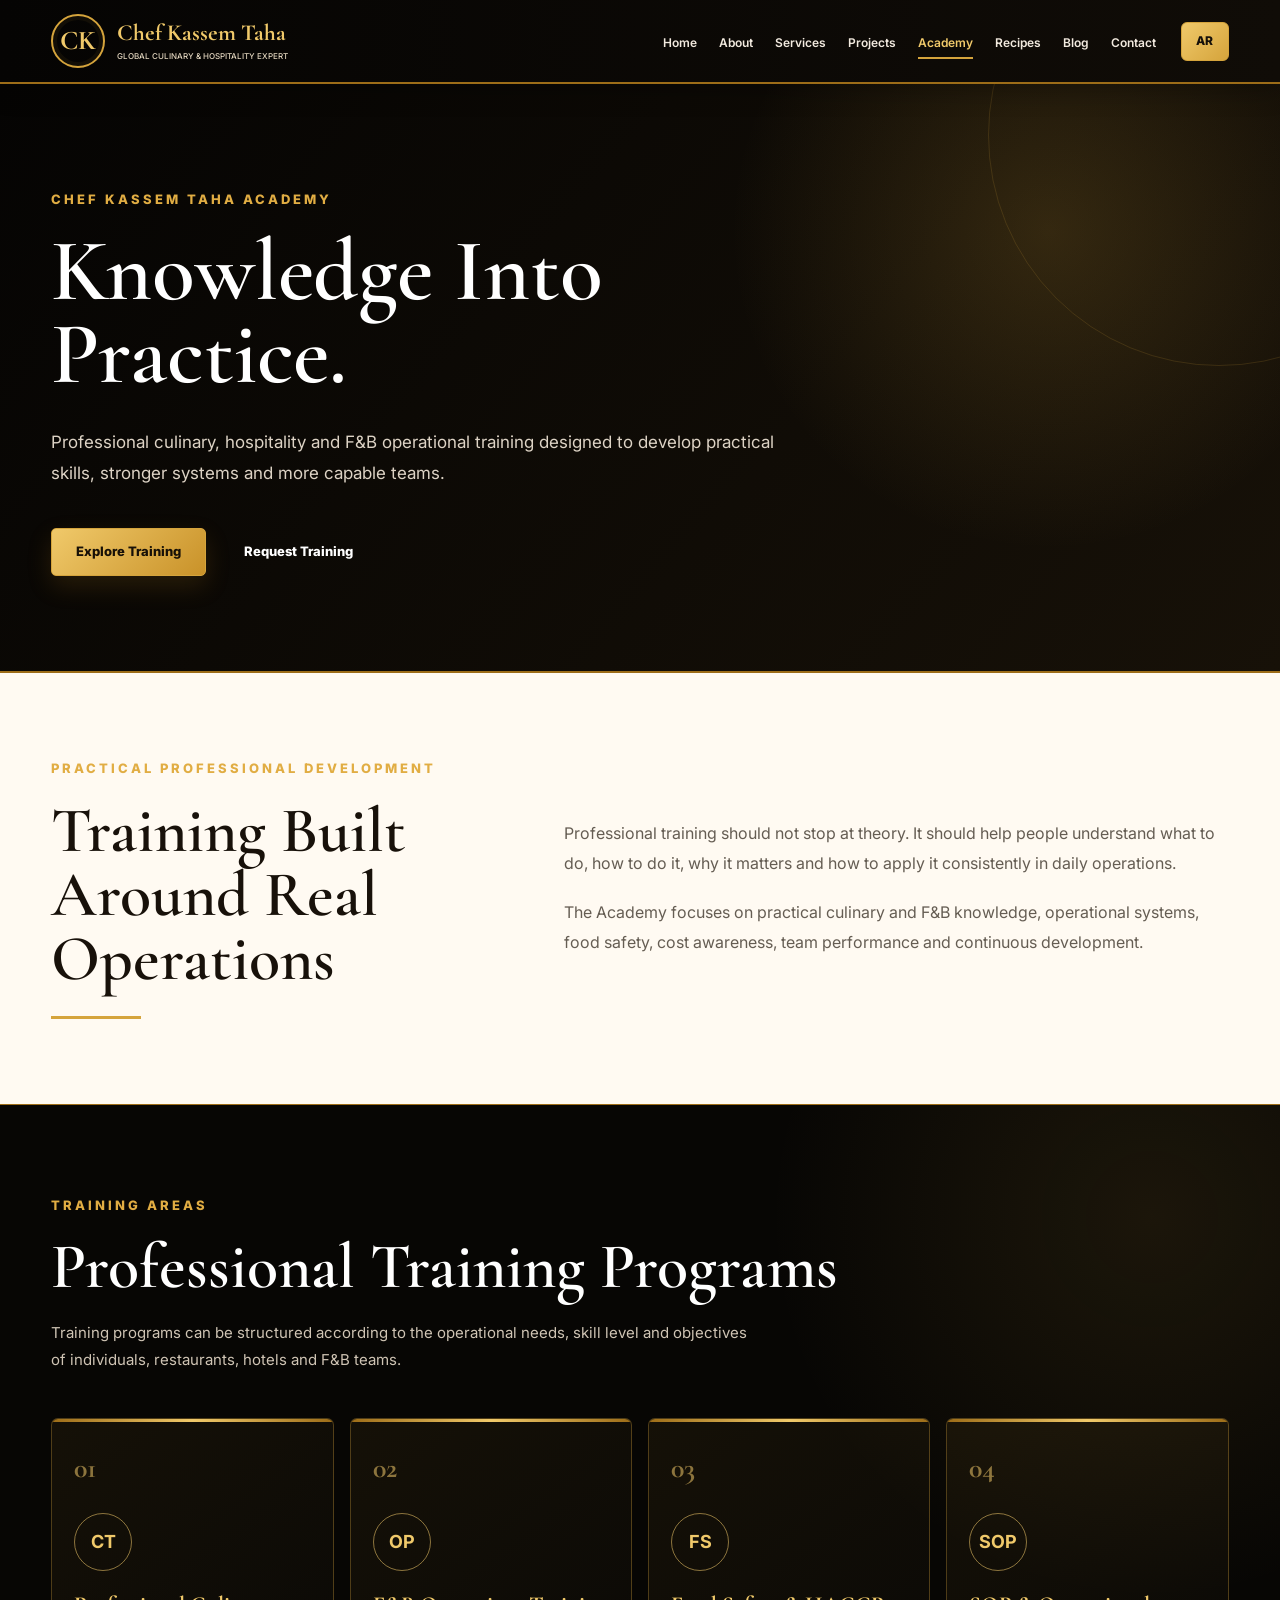
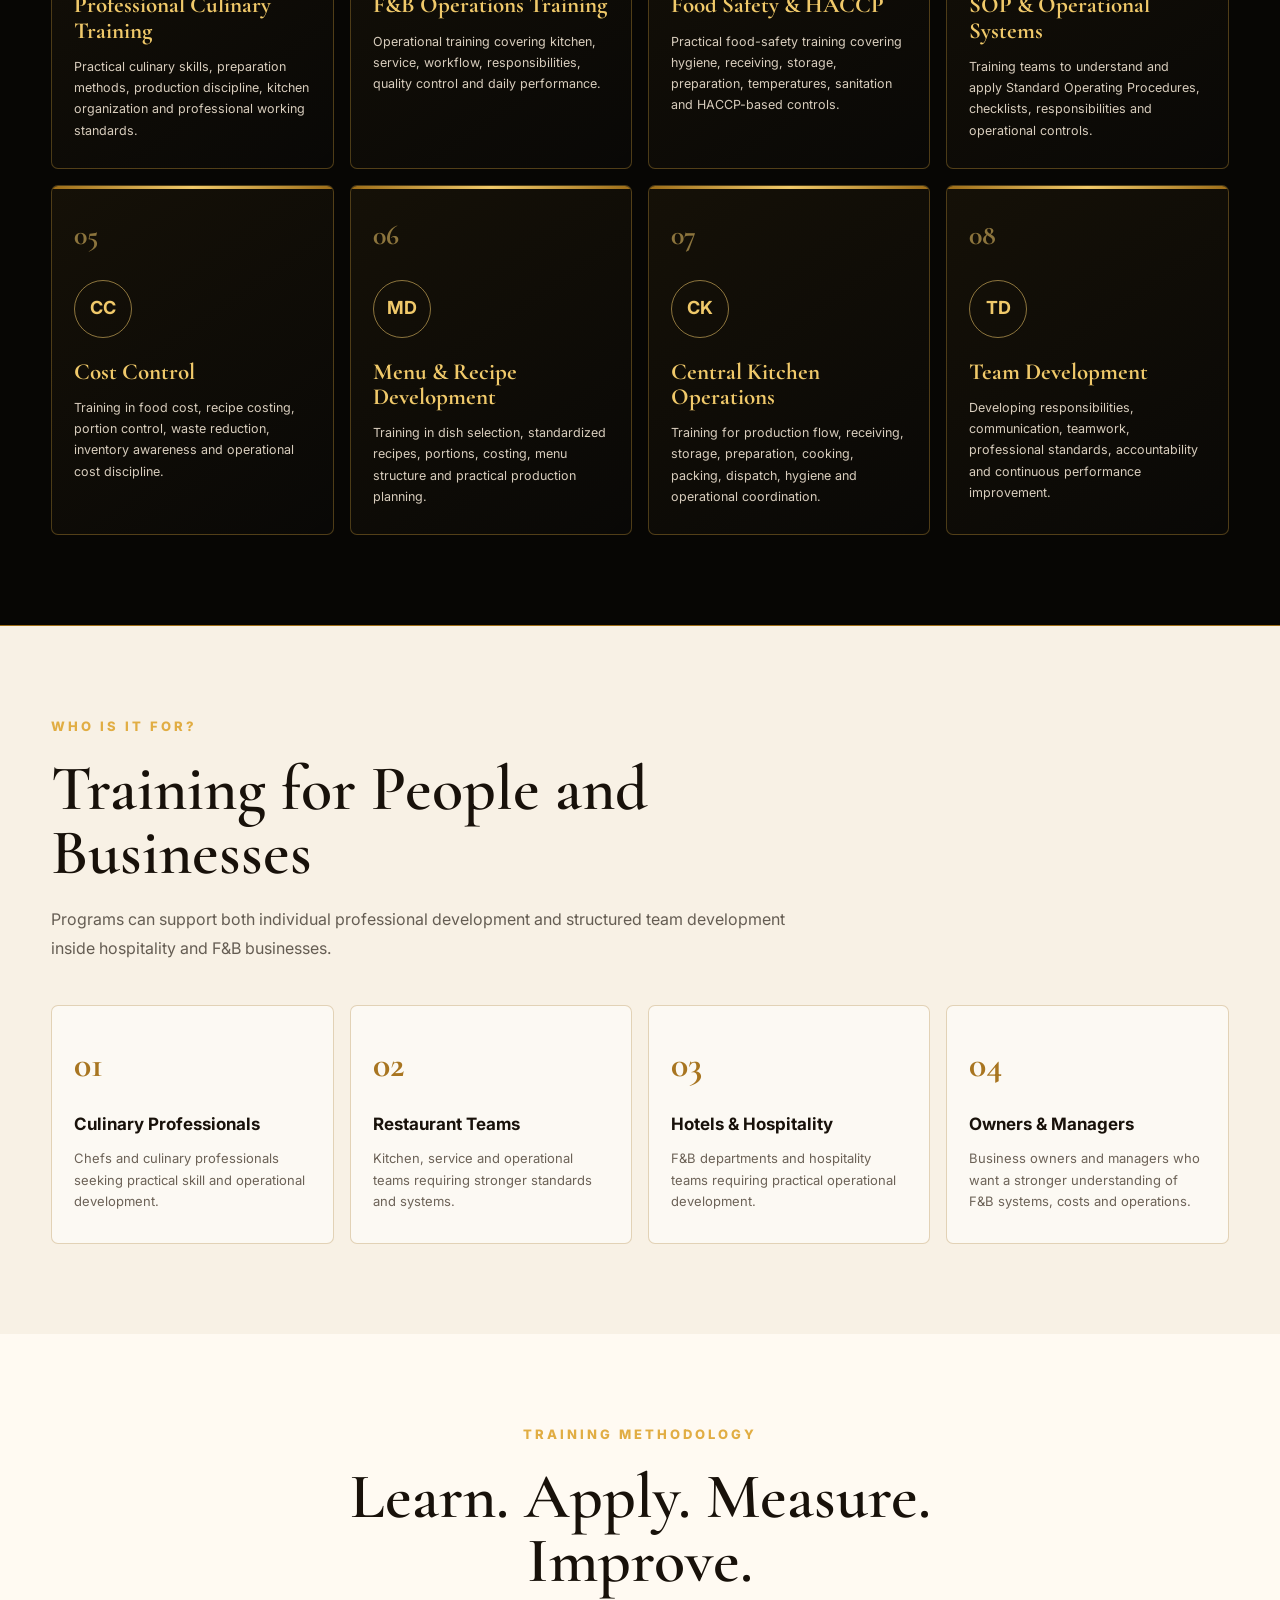
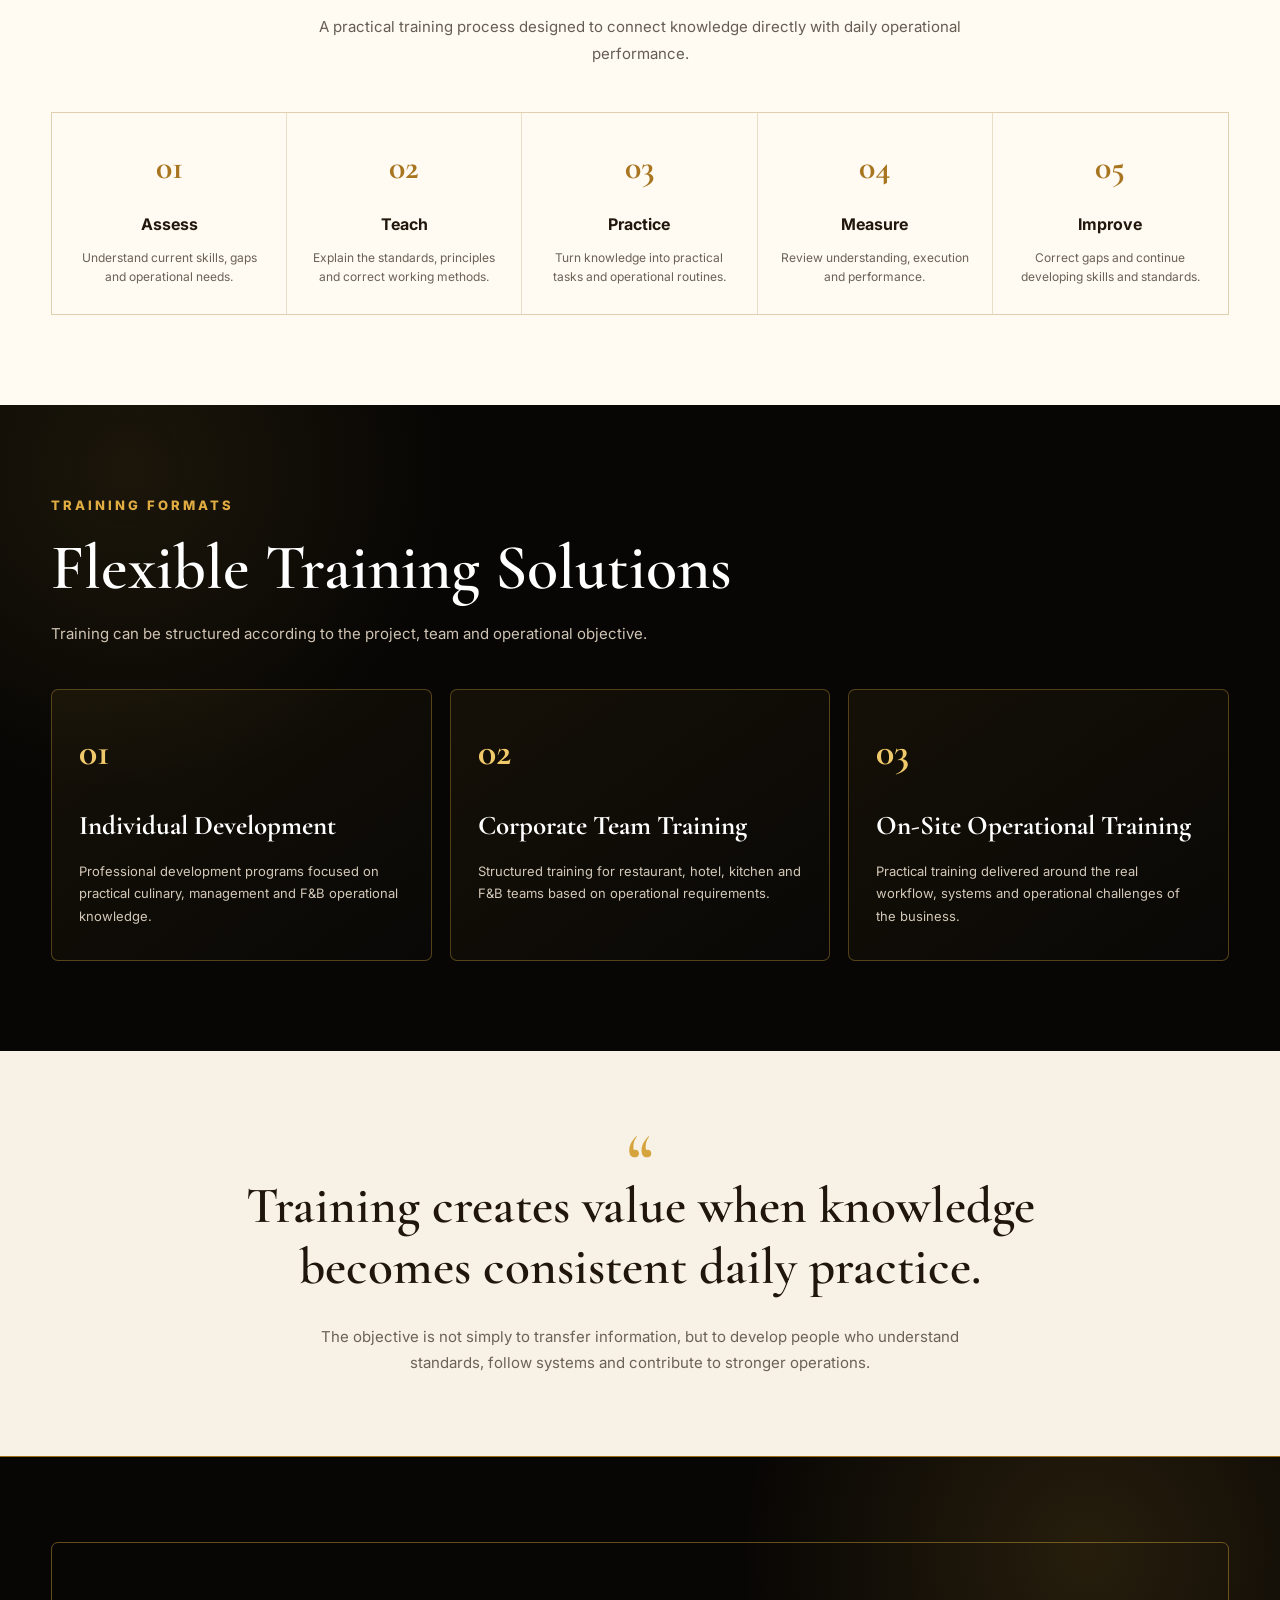
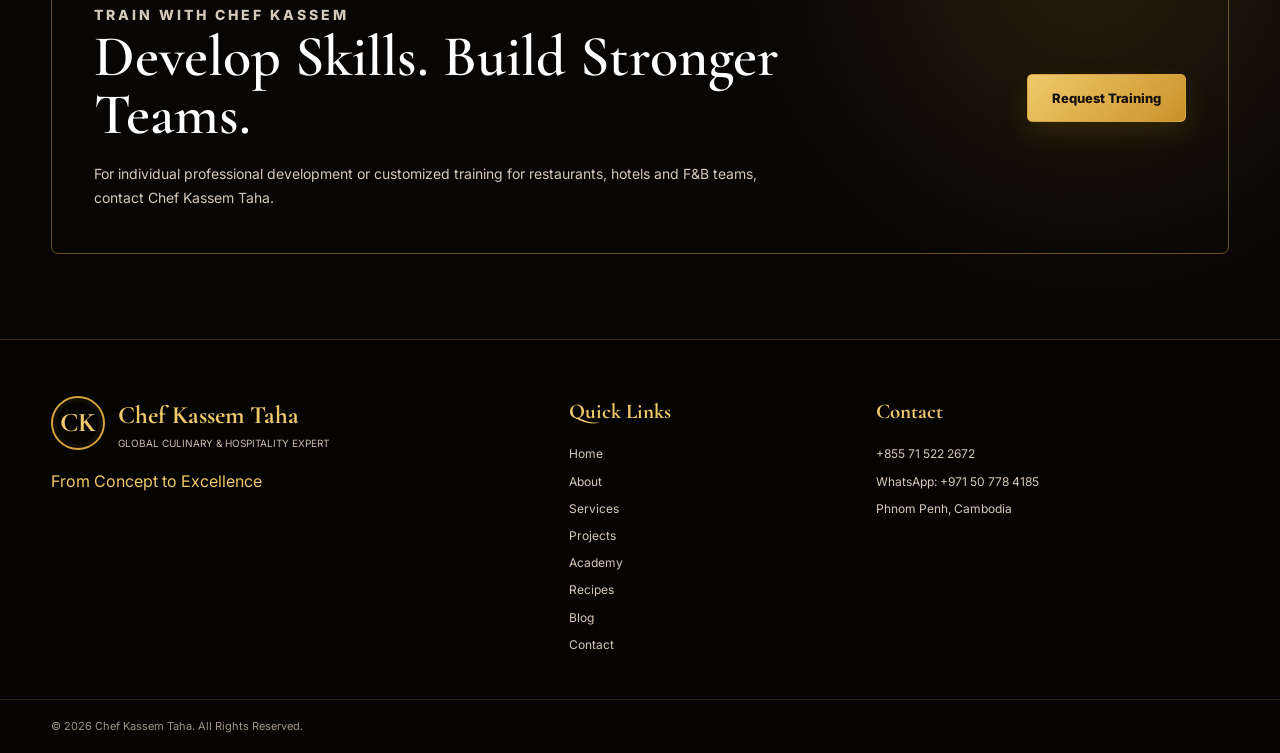
<file: academy.html>
<!DOCTYPE html>
<html lang="en" dir="ltr">

<head>
  <meta charset="UTF-8">
  <meta name="viewport" content="width=device-width, initial-scale=1.0">

  <meta name="description"
        content="Chef Kassem Taha Academy - Professional culinary, hospitality and F&B operational training for individuals, restaurant teams, hotels and food businesses.">

  <meta name="author" content="Chef Kassem Taha">

  <title>Academy | Chef Kassem Taha</title>

  <link rel="preconnect" href="https://fonts.googleapis.com">
  <link rel="preconnect" href="https://fonts.gstatic.com" crossorigin>

  <link
    href="https://fonts.googleapis.com/css2?family=Cairo:wght@400;500;600;700;800&family=Cormorant+Garamond:wght@500;600;700&family=Inter:wght@400;500;600;700;800&display=swap"
    rel="stylesheet">

  <link rel="stylesheet" href="style.css">

  <style>

    /* =====================================================
       ACADEMY PAGE
    ===================================================== */

    .academy-page {
      background: #fffaf2;
    }

    .academy-page main {
      overflow: hidden;
    }

    .academy-container {
      width: min(92%, 1240px);
      margin-inline: auto;
    }

    /* =====================================================
       HERO
    ===================================================== */

    .academy-hero {
      position: relative;
      overflow: hidden;
      padding: 105px 0 95px;

      background:
        radial-gradient(
          circle at 82% 25%,
          rgba(213, 164, 60, .18),
          transparent 28%
        ),
        linear-gradient(
          130deg,
          #050403,
          #171108
        );

      border-bottom: 2px solid #9d6d18;
      color: #ffffff;
    }

    .academy-hero::before {
      content: "";
      position: absolute;
      width: 460px;
      height: 460px;
      right: -170px;
      top: -180px;
      border: 1px solid rgba(213, 164, 60, .16);
      border-radius: 50%;
    }

    .academy-hero-content {
      position: relative;
      z-index: 2;
      max-width: 900px;
    }

    .academy-eyebrow {
      margin: 0 0 20px;
      color: #e1ad43;
      font-size: 13px;
      font-weight: 800;
      letter-spacing: 3px;
      text-transform: uppercase;
    }

    .academy-hero h1 {
      max-width: 850px;
      margin: 0;
      color: #ffffff;
      font-family: "Cormorant Garamond", Georgia, serif;
      font-size: clamp(58px, 7vw, 88px);
      font-weight: 600;
      line-height: .95;
    }

    .academy-hero h1 span {
      color: #e0ad43;
    }

    .academy-hero-description {
      max-width: 760px;
      margin: 30px 0 0;
      color: #ddd3c5;
      font-size: 17px;
      line-height: 1.85;
    }

    .academy-hero-actions {
      display: flex;
      flex-wrap: wrap;
      gap: 14px;
      margin-top: 38px;
    }

    /* =====================================================
       INTRO
    ===================================================== */

    .academy-intro {
      padding: 85px 0;
      background: #fffaf2;
    }

    .academy-intro-grid {
      display: grid;
      grid-template-columns: minmax(0, .8fr) minmax(0, 1.2fr);
      gap: 70px;
      align-items: center;
    }

    .academy-section-title {
      margin: 0;
      color: #18110a;
      font-family: "Cormorant Garamond", Georgia, serif;
      font-size: clamp(44px, 5vw, 65px);
      font-weight: 600;
      line-height: 1;
    }

    .academy-gold-line {
      width: 90px;
      height: 3px;
      margin-top: 25px;
      background: #d5a43c;
    }

    .academy-intro-text p {
      margin: 0 0 20px;
      color: #655d53;
      font-size: 16px;
      line-height: 1.85;
    }

    .academy-intro-text p:last-child {
      margin-bottom: 0;
    }

    /* =====================================================
       TRAINING AREAS
    ===================================================== */

    .training-section {
      padding: 90px 0;

      background:
        radial-gradient(
          circle at 90% 10%,
          rgba(213, 164, 60, .10),
          transparent 25%
        ),
        #070604;

      border-top: 1px solid #9d6d18;
      border-bottom: 1px solid #9d6d18;
    }

    .training-heading {
      max-width: 800px;
      margin-bottom: 45px;
    }

    .training-heading .academy-section-title {
      color: #ffffff;
    }

    .training-heading p:last-child {
      max-width: 700px;
      margin: 20px 0 0;
      color: #cfc4b4;
      font-size: 15px;
      line-height: 1.8;
    }

    .training-grid {
      display: grid;
      grid-template-columns: repeat(4, minmax(0, 1fr));
      gap: 16px;
    }

    .training-card {
      position: relative;
      min-height: 300px;
      display: flex;
      flex-direction: column;
      padding: 27px 22px;
      overflow: hidden;

      border: 1px solid rgba(213, 164, 60, .32);
      border-radius: 7px;

      background:
        linear-gradient(
          145deg,
          rgba(213, 164, 60, .07),
          rgba(255, 255, 255, .01)
        );
    }

    .training-card::before {
      content: "";
      position: absolute;
      left: 0;
      right: 0;
      top: 0;
      height: 3px;

      background:
        linear-gradient(
          90deg,
          #9d6d18,
          #f0c96a,
          #9d6d18
        );
    }

    .training-number {
      color: rgba(240, 201, 106, .55);
      font-family: "Cormorant Garamond", Georgia, serif;
      font-size: 28px;
      font-weight: 700;
    }

    .training-icon {
      width: 58px;
      height: 58px;
      display: grid;
      place-items: center;
      margin: 22px 0;

      border: 1px solid rgba(240, 201, 106, .55);
      border-radius: 50%;

      color: #f0c96a;
      font-size: 18px;
      font-weight: 700;
    }

    .training-card h3 {
      margin: 0 0 12px;
      color: #f0c96a;
      font-family: "Cormorant Garamond", Georgia, serif;
      font-size: 23px;
      line-height: 1.1;
    }

    .training-card p {
      margin: 0;
      color: #d8cdbd;
      font-size: 12.5px;
      line-height: 1.7;
    }

    /* =====================================================
       WHO IS IT FOR
    ===================================================== */

    .audience-section {
      padding: 90px 0;
      background: #f8f1e5;
    }

    .audience-heading {
      max-width: 780px;
      margin-bottom: 42px;
    }

    .audience-heading > p:last-child {
      margin: 20px 0 0;
      color: #655d53;
      font-size: 16px;
      line-height: 1.8;
    }

    .audience-grid {
      display: grid;
      grid-template-columns: repeat(4, minmax(0, 1fr));
      gap: 16px;
    }

    .audience-card {
      min-height: 210px;
      padding: 30px 22px;

      border: 1px solid rgba(157, 109, 24, .28);
      border-radius: 7px;
      background: rgba(255, 255, 255, .55);
    }

    .audience-card strong {
      display: block;
      margin-bottom: 18px;
      color: #a87520;
      font-family: "Cormorant Garamond", Georgia, serif;
      font-size: 36px;
    }

    .audience-card h3 {
      margin: 0 0 10px;
      color: #18110a;
      font-size: 17px;
    }

    .audience-card p {
      margin: 0;
      color: #6c6257;
      font-size: 13px;
      line-height: 1.65;
    }

    /* =====================================================
       METHOD
    ===================================================== */

    .academy-method {
      padding: 90px 0;
      background: #fffaf2;
    }

    .method-heading {
      max-width: 800px;
      margin-inline: auto;
      text-align: center;
    }

    .method-heading > p:last-child {
      max-width: 700px;
      margin: 20px auto 0;
      color: #655d53;
      font-size: 15px;
      line-height: 1.8;
    }

    .method-grid {
      margin-top: 45px;
      display: grid;
      grid-template-columns: repeat(5, minmax(0, 1fr));
      border: 1px solid rgba(157, 109, 24, .30);
    }

    .method-step {
      min-height: 190px;
      padding: 28px 18px;
      text-align: center;
      border-inline-end: 1px solid rgba(157, 109, 24, .20);
    }

    .method-step:last-child {
      border-inline-end: 0;
    }

    .method-step strong {
      display: block;
      color: #a87520;
      font-family: "Cormorant Garamond", Georgia, serif;
      font-size: 34px;
    }

    .method-step h3 {
      margin: 17px 0 10px;
      color: #21170d;
      font-size: 16px;
    }

    .method-step p {
      margin: 0;
      color: #6b6257;
      font-size: 12px;
      line-height: 1.6;
    }

    /* =====================================================
       TRAINING FORMATS
    ===================================================== */

    .formats-section {
      padding: 90px 0;

      background:
        radial-gradient(
          circle at 10% 10%,
          rgba(213, 164, 60, .10),
          transparent 25%
        ),
        #070604;

      color: #ffffff;
    }

    .formats-heading {
      max-width: 800px;
      margin-bottom: 42px;
    }

    .formats-heading .academy-section-title {
      color: #ffffff;
    }

    .formats-heading > p:last-child {
      max-width: 700px;
      margin: 20px 0 0;
      color: #cfc4b4;
      font-size: 15px;
      line-height: 1.8;
    }

    .formats-grid {
      display: grid;
      grid-template-columns: repeat(3, minmax(0, 1fr));
      gap: 18px;
    }

    .format-card {
      min-height: 250px;
      padding: 32px 27px;

      border: 1px solid rgba(213, 164, 60, .35);
      border-radius: 7px;

      background:
        linear-gradient(
          145deg,
          rgba(213, 164, 60, .07),
          rgba(255, 255, 255, .01)
        );
    }

    .format-card span {
      color: #f0c96a;
      font-family: "Cormorant Garamond", Georgia, serif;
      font-size: 38px;
      font-weight: 700;
    }

    .format-card h3 {
      margin: 22px 0 12px;
      color: #ffffff;
      font-family: "Cormorant Garamond", Georgia, serif;
      font-size: 27px;
    }

    .format-card p {
      margin: 0;
      color: #d3c8b8;
      font-size: 13px;
      line-height: 1.75;
    }

    /* =====================================================
       PHILOSOPHY
    ===================================================== */

    .academy-philosophy {
      padding: 80px 0;
      background: #f8f1e5;
      text-align: center;
    }

    .academy-philosophy blockquote {
      max-width: 900px;
      margin: 0 auto;

      color: #20160d;

      font-family: "Cormorant Garamond", Georgia, serif;
      font-size: clamp(34px, 4vw, 52px);
      font-weight: 600;
      line-height: 1.2;
    }

    .academy-philosophy blockquote::before {
      content: "“";
      display: block;
      height: 45px;
      color: #d5a43c;
      font-size: 75px;
      line-height: .8;
    }

    .academy-philosophy p {
      max-width: 700px;
      margin: 25px auto 0;
      color: #6c6257;
      font-size: 15px;
      line-height: 1.75;
    }

    /* =====================================================
       CTA
    ===================================================== */

    .academy-cta {
      padding: 85px 0;

      background:
        radial-gradient(
          circle at 85% 20%,
          rgba(213, 164, 60, .15),
          transparent 30%
        ),
        #080604;

      border-top: 1px solid #9d6d18;
    }

    .academy-cta-inner {
      display: grid;
      grid-template-columns: minmax(0, 1fr) auto;
      gap: 40px;
      align-items: center;

      padding: 42px;

      border: 1px solid rgba(213, 164, 60, .45);
      border-radius: 7px;
    }

    .academy-cta h2 {
      max-width: 720px;
      margin: 0;

      color: #ffffff;

      font-family: "Cormorant Garamond", Georgia, serif;
      font-size: clamp(40px, 5vw, 58px);
      font-weight: 600;
      line-height: 1;
    }

    .academy-cta p {
      max-width: 700px;
      margin: 18px 0 0;
      color: #d4c9b9;
      font-size: 14px;
      line-height: 1.75;
    }

    /* =====================================================
       RTL
    ===================================================== */

    html[dir="rtl"] .academy-hero-content,
    html[dir="rtl"] .academy-intro,
    html[dir="rtl"] .training-section,
    html[dir="rtl"] .audience-section,
    html[dir="rtl"] .formats-section,
    html[dir="rtl"] .academy-cta-inner {
      text-align: right;
    }

    html[dir="rtl"] .academy-hero h1,
    html[dir="rtl"] .academy-section-title,
    html[dir="rtl"] .training-card h3,
    html[dir="rtl"] .format-card h3,
    html[dir="rtl"] .academy-philosophy blockquote,
    html[dir="rtl"] .academy-cta h2 {
      font-family: "Cairo", Arial, sans-serif;
    }

    /* =====================================================
       TABLET
    ===================================================== */

    @media (max-width: 1050px) {

      .training-grid {
        grid-template-columns: repeat(2, minmax(0, 1fr));
      }

      .audience-grid {
        grid-template-columns: repeat(2, minmax(0, 1fr));
      }

      .method-grid {
        grid-template-columns: repeat(3, minmax(0, 1fr));
      }

      .method-step {
        border-bottom: 1px solid rgba(157, 109, 24, .20);
      }
    }

    /* =====================================================
       MOBILE
    ===================================================== */

    @media (max-width: 820px) {

      .academy-hero {
        padding: 70px 0 65px;
        text-align: center;
      }

      html[dir="rtl"] .academy-hero-content {
        text-align: center;
      }

      .academy-hero-content {
        margin-inline: auto;
      }

      .academy-hero h1 {
        font-size: 55px;
      }

      html[dir="rtl"] .academy-hero h1 {
        font-size: 40px;
        line-height: 1.35;
      }

      .academy-hero-description {
        margin-inline: auto;
        font-size: 15px;
      }

      .academy-hero-actions {
        justify-content: center;
      }

      .academy-intro {
        padding: 60px 0;
      }

      .academy-intro-grid {
        grid-template-columns: 1fr;
        gap: 30px;
      }

      .academy-section-title {
        font-size: 43px;
      }

      html[dir="rtl"] .academy-section-title {
        font-size: 34px;
        line-height: 1.4;
      }

      .training-section,
      .audience-section,
      .academy-method,
      .formats-section {
        padding: 60px 0;
      }

      .formats-grid {
        grid-template-columns: 1fr;
      }

      .method-grid {
        grid-template-columns: repeat(2, minmax(0, 1fr));
      }

      .academy-cta {
        padding: 60px 0;
      }

      .academy-cta-inner {
        grid-template-columns: 1fr;
        padding: 30px 22px;
        text-align: center;
      }

      html[dir="rtl"] .academy-cta-inner {
        text-align: center;
      }

      .main-nav.open {
        max-height: 700px;
        overflow-y: auto;
      }
    }

    /* =====================================================
       SMALL MOBILE
    ===================================================== */

    @media (max-width: 520px) {

      .academy-hero {
        padding: 55px 0 50px;
      }

      .academy-hero h1 {
        font-size: 43px;
      }

      html[dir="rtl"] .academy-hero h1 {
        font-size: 32px;
      }

      .academy-hero-description {
        font-size: 13px;
        line-height: 1.75;
      }

      .academy-hero-actions {
        flex-direction: column;
      }

      .academy-hero-actions .btn {
        width: 100%;
      }

      .academy-intro {
        padding: 50px 0;
      }

      .academy-section-title {
        font-size: 37px;
      }

      html[dir="rtl"] .academy-section-title {
        font-size: 29px;
      }

      .academy-intro-text p {
        font-size: 14px;
        line-height: 1.75;
      }

      .training-grid {
        grid-template-columns: repeat(2, minmax(0, 1fr));
        gap: 10px;
      }

      .training-card {
        min-height: 300px;
        padding: 20px 13px;
      }

      .training-number {
        font-size: 22px;
      }

      .training-icon {
        width: 46px;
        height: 46px;
        margin: 16px 0;
        font-size: 14px;
      }

      .training-card h3 {
        font-size: 17px;
      }

      html[dir="rtl"] .training-card h3 {
        font-size: 15px;
        line-height: 1.55;
      }

      .training-card p {
        font-size: 11px;
        line-height: 1.6;
      }

      .audience-grid {
        grid-template-columns: repeat(2, minmax(0, 1fr));
        gap: 10px;
      }

      .audience-card {
        min-height: 210px;
        padding: 22px 14px;
      }

      .audience-card strong {
        font-size: 29px;
      }

      .audience-card h3 {
        font-size: 14px;
      }

      .audience-card p {
        font-size: 11px;
      }

      .method-grid {
        grid-template-columns: repeat(2, minmax(0, 1fr));
      }

      .method-step {
        min-height: 170px;
        padding: 22px 12px;
      }

      .method-step strong {
        font-size: 28px;
      }

      .method-step h3 {
        font-size: 14px;
      }

      .method-step p {
        font-size: 11px;
      }

      .format-card {
        min-height: 220px;
        padding: 27px 22px;
      }

      .format-card h3 {
        font-size: 23px;
      }

      .academy-philosophy {
        padding: 55px 0;
      }

      .academy-philosophy blockquote {
        font-size: 29px;
      }

      html[dir="rtl"] .academy-philosophy blockquote {
        font-size: 23px;
        line-height: 1.65;
      }

      .academy-cta h2 {
        font-size: 35px;
      }

      html[dir="rtl"] .academy-cta h2 {
        font-size: 29px;
        line-height: 1.45;
      }

      .academy-cta .btn {
        width: 100%;
      }
    }

  </style>
</head>


<body class="academy-page">


<header class="site-header">

  <div class="container header-inner">

    <a
      class="brand"
      href="index.html"
      aria-label="Chef Kassem Taha Home"
    >

      <span class="brand-logo">CK</span>

      <span class="brand-copy">

        <strong
          data-en="Chef Kassem Taha"
          data-ar="الشيف قاسم طه"
        >
          Chef Kassem Taha
        </strong>

        <small
          data-en="GLOBAL CULINARY & HOSPITALITY EXPERT"
          data-ar="خبير عالمي في الطهي والضيافة"
        >
          GLOBAL CULINARY &amp; HOSPITALITY EXPERT
        </small>

      </span>

    </a>


    <nav
      class="main-nav"
      id="mainNav"
      aria-label="Main Navigation"
    >

      <a
        href="index.html"
        data-en="Home"
        data-ar="الرئيسية"
      >
        Home
      </a>

      <a
        href="about.html"
        data-en="About"
        data-ar="من أنا"
      >
        About
      </a>

      <a
        href="services.html"
        data-en="Services"
        data-ar="الخدمات"
      >
        Services
      </a>

      <a
        href="index.html#projects"
        data-en="Projects"
        data-ar="المشاريع"
      >
        Projects
      </a>

      <a
        href="academy.html"
        class="active"
        data-en="Academy"
        data-ar="الأكاديمية"
      >
        Academy
      </a>

      <a
        href="recipes.html"
        data-en="Recipes"
        data-ar="الوصفات"
      >
        Recipes
      </a>

      <a
        href="index.html#blog"
        data-en="Blog"
        data-ar="المدونة"
      >
        Blog
      </a>

      <a
        href="index.html#contact"
        data-en="Contact"
        data-ar="تواصل معنا"
      >
        Contact
      </a>

    </nav>


    <div class="header-actions">

      <button
        class="language-button"
        id="languageButton"
        type="button"
        aria-label="Switch language"
      >
        AR
      </button>

      <button
        class="menu-button"
        id="menuButton"
        type="button"
        aria-label="Open navigation menu"
        aria-expanded="false"
        aria-controls="mainNav"
      >
        <span></span>
        <span></span>
        <span></span>
      </button>

    </div>

  </div>

</header>


<main>


<section class="academy-hero">

  <div class="academy-container">

    <div class="academy-hero-content">

      <p
        class="academy-eyebrow"
        data-en="CHEF KASSEM TAHA ACADEMY"
        data-ar="أكاديمية الشيف قاسم طه"
      >
        CHEF KASSEM TAHA ACADEMY
      </p>

      <h1
        data-en="Knowledge Into Practice."
        data-ar="من المعرفة إلى التطبيق."
      >
        Knowledge Into <span>Practice.</span>
      </h1>

      <p
        class="academy-hero-description"
        data-en="Professional culinary, hospitality and F&B operational training designed to develop practical skills, stronger systems and more capable teams."
        data-ar="تدريب احترافي في فنون الطهي والضيافة وعمليات الأغذية والمشروبات، مصمم لتطوير المهارات العملية وبناء أنظمة أقوى وفرق عمل أكثر كفاءة."
      >
        Professional culinary, hospitality and F&amp;B operational
        training designed to develop practical skills, stronger
        systems and more capable teams.
      </p>

      <div class="academy-hero-actions">

        <a
          href="#training"
          class="btn btn-gold"
          data-en="Explore Training"
          data-ar="استكشف برامج التدريب"
        >
          Explore Training
        </a>

        <a
          href="index.html#contact"
          class="btn btn-outline"
          data-en="Request Training"
          data-ar="اطلب برنامجاً تدريبياً"
        >
          Request Training
        </a>

      </div>

    </div>

  </div>

</section>


<section class="academy-intro">

  <div class="academy-container academy-intro-grid">

    <div>

      <p
        class="academy-eyebrow"
        data-en="PRACTICAL PROFESSIONAL DEVELOPMENT"
        data-ar="تطوير مهني عملي"
      >
        PRACTICAL PROFESSIONAL DEVELOPMENT
      </p>

      <h2
        class="academy-section-title"
        data-en="Training Built Around Real Operations"
        data-ar="تدريب مبني على واقع التشغيل"
      >
        Training Built Around Real Operations
      </h2>

      <div class="academy-gold-line"></div>

    </div>


    <div class="academy-intro-text">

      <p
        data-en="Professional training should not stop at theory. It should help people understand what to do, how to do it, why it matters and how to apply it consistently in daily operations."
        data-ar="التدريب المهني لا يجب أن يتوقف عند الجانب النظري، بل يجب أن يساعد الأشخاص على فهم ما يجب القيام به، وكيفية تنفيذه، ولماذا هو مهم، وكيفية تطبيقه باستمرار في العمليات اليومية."
      >
        Professional training should not stop at theory.
        It should help people understand what to do, how to do it,
        why it matters and how to apply it consistently in daily operations.
      </p>

      <p
        data-en="The Academy focuses on practical culinary and F&B knowledge, operational systems, food safety, cost awareness, team performance and continuous development."
        data-ar="تركز الأكاديمية على المعرفة العملية في الطهي والأغذية والمشروبات وأنظمة التشغيل وسلامة الغذاء والوعي بالتكاليف وأداء فرق العمل والتطوير المستمر."
      >
        The Academy focuses on practical culinary and F&amp;B knowledge,
        operational systems, food safety, cost awareness,
        team performance and continuous development.
      </p>

    </div>

  </div>

</section>


<section class="training-section" id="training">

  <div class="academy-container">

    <div class="training-heading">

      <p
        class="academy-eyebrow"
        data-en="TRAINING AREAS"
        data-ar="مجالات التدريب"
      >
        TRAINING AREAS
      </p>

      <h2
        class="academy-section-title"
        data-en="Professional Training Programs"
        data-ar="برامج تدريب احترافية"
      >
        Professional Training Programs
      </h2>

      <p
        data-en="Training programs can be structured according to the operational needs, skill level and objectives of individuals, restaurants, hotels and F&B teams."
        data-ar="يمكن تصميم البرامج التدريبية وفق الاحتياجات التشغيلية ومستوى المهارات والأهداف الخاصة بالأفراد والمطاعم والفنادق وفرق الأغذية والمشروبات."
      >
        Training programs can be structured according to the operational
        needs, skill level and objectives of individuals, restaurants,
        hotels and F&amp;B teams.
      </p>

    </div>


    <div class="training-grid">


      <article class="training-card">

        <span class="training-number">01</span>
        <div class="training-icon">CT</div>

        <h3
          data-en="Professional Culinary Training"
          data-ar="التدريب الاحترافي في فنون الطهي"
        >
          Professional Culinary Training
        </h3>

        <p
          data-en="Practical culinary skills, preparation methods, production discipline, kitchen organization and professional working standards."
          data-ar="مهارات الطهي العملية وطرق التحضير والانضباط في الإنتاج وتنظيم المطبخ ومعايير العمل المهني."
        >
          Practical culinary skills, preparation methods,
          production discipline, kitchen organization
          and professional working standards.
        </p>

      </article>


      <article class="training-card">

        <span class="training-number">02</span>
        <div class="training-icon">OP</div>

        <h3
          data-en="F&B Operations Training"
          data-ar="التدريب على عمليات الأغذية والمشروبات"
        >
          F&amp;B Operations Training
        </h3>

        <p
          data-en="Operational training covering kitchen, service, workflow, responsibilities, quality control and daily performance."
          data-ar="تدريب تشغيلي يشمل المطبخ والخدمة وتدفق العمل والمسؤوليات وضبط الجودة والأداء اليومي."
        >
          Operational training covering kitchen, service,
          workflow, responsibilities, quality control
          and daily performance.
        </p>

      </article>


      <article class="training-card">

        <span class="training-number">03</span>
        <div class="training-icon">FS</div>

        <h3
          data-en="Food Safety & HACCP"
          data-ar="سلامة الغذاء والهاسب"
        >
          Food Safety &amp; HACCP
        </h3>

        <p
          data-en="Practical food-safety training covering hygiene, receiving, storage, preparation, temperatures, sanitation and HACCP-based controls."
          data-ar="تدريب عملي في سلامة الغذاء يشمل النظافة والاستلام والتخزين والتحضير ودرجات الحرارة والتعقيم والضوابط المبنية على نظام الهاسب."
        >
          Practical food-safety training covering hygiene,
          receiving, storage, preparation, temperatures,
          sanitation and HACCP-based controls.
        </p>

      </article>


      <article class="training-card">

        <span class="training-number">04</span>
        <div class="training-icon">SOP</div>

        <h3
          data-en="SOP & Operational Systems"
          data-ar="إجراءات التشغيل والأنظمة"
        >
          SOP &amp; Operational Systems
        </h3>

        <p
          data-en="Training teams to understand and apply Standard Operating Procedures, checklists, responsibilities and operational controls."
          data-ar="تدريب فرق العمل على فهم وتطبيق إجراءات التشغيل القياسية وقوائم التحقق والمسؤوليات والضوابط التشغيلية."
        >
          Training teams to understand and apply Standard Operating
          Procedures, checklists, responsibilities
          and operational controls.
        </p>

      </article>


      <article class="training-card">

        <span class="training-number">05</span>
        <div class="training-icon">CC</div>

        <h3
          data-en="Cost Control"
          data-ar="ضبط التكاليف"
        >
          Cost Control
        </h3>

        <p
          data-en="Training in food cost, recipe costing, portion control, waste reduction, inventory awareness and operational cost discipline."
          data-ar="تدريب على تكلفة الطعام وتكلفة الوصفات وضبط الحصص وتقليل الهدر والوعي بالمخزون والانضباط في التكاليف التشغيلية."
        >
          Training in food cost, recipe costing, portion control,
          waste reduction, inventory awareness
          and operational cost discipline.
        </p>

      </article>


      <article class="training-card">

        <span class="training-number">06</span>
        <div class="training-icon">MD</div>

        <h3
          data-en="Menu & Recipe Development"
          data-ar="تطوير القوائم والوصفات"
        >
          Menu &amp; Recipe Development
        </h3>

        <p
          data-en="Training in dish selection, standardized recipes, portions, costing, menu structure and practical production planning."
          data-ar="تدريب على اختيار الأطباق وتوحيد الوصفات والحصص والتكلفة وهيكلة القوائم والتخطيط العملي للإنتاج."
        >
          Training in dish selection, standardized recipes,
          portions, costing, menu structure
          and practical production planning.
        </p>

      </article>


      <article class="training-card">

        <span class="training-number">07</span>
        <div class="training-icon">CK</div>

        <h3
          data-en="Central Kitchen Operations"
          data-ar="عمليات المطابخ المركزية"
        >
          Central Kitchen Operations
        </h3>

        <p
          data-en="Training for production flow, receiving, storage, preparation, cooking, packing, dispatch, hygiene and operational coordination."
          data-ar="تدريب على تدفق الإنتاج والاستلام والتخزين والتحضير والطهي والتعبئة والتوزيع والنظافة والتنسيق التشغيلي."
        >
          Training for production flow, receiving, storage,
          preparation, cooking, packing, dispatch,
          hygiene and operational coordination.
        </p>

      </article>


      <article class="training-card">

        <span class="training-number">08</span>
        <div class="training-icon">TD</div>

        <h3
          data-en="Team Development"
          data-ar="تطوير فرق العمل"
        >
          Team Development
        </h3>

        <p
          data-en="Developing responsibilities, communication, teamwork, professional standards, accountability and continuous performance improvement."
          data-ar="تطوير المسؤوليات والتواصل والعمل الجماعي والمعايير المهنية والمساءلة والتحسين المستمر للأداء."
        >
          Developing responsibilities, communication,
          teamwork, professional standards, accountability
          and continuous performance improvement.
        </p>

      </article>


    </div>

  </div>

</section>


<section class="audience-section">

  <div class="academy-container">

    <div class="audience-heading">

      <p
        class="academy-eyebrow"
        data-en="WHO IS IT FOR?"
        data-ar="لمن هذه البرامج؟"
      >
        WHO IS IT FOR?
      </p>

      <h2
        class="academy-section-title"
        data-en="Training for People and Businesses"
        data-ar="تدريب للأفراد وقطاع الأعمال"
      >
        Training for People and Businesses
      </h2>

      <p
        data-en="Programs can support both individual professional development and structured team development inside hospitality and F&B businesses."
        data-ar="يمكن للبرامج دعم التطوير المهني للأفراد وكذلك التطوير المنظم لفرق العمل داخل مشاريع الضيافة والأغذية والمشروبات."
      >
        Programs can support both individual professional development
        and structured team development inside hospitality
        and F&amp;B businesses.
      </p>

    </div>


    <div class="audience-grid">

      <article class="audience-card">
        <strong>01</strong>
        <h3
          data-en="Culinary Professionals"
          data-ar="المحترفون في مجال الطهي"
        >
          Culinary Professionals
        </h3>
        <p
          data-en="Chefs and culinary professionals seeking practical skill and operational development."
          data-ar="الطهاة والمحترفون الراغبون في تطوير المهارات العملية والخبرة التشغيلية."
        >
          Chefs and culinary professionals seeking practical
          skill and operational development.
        </p>
      </article>


      <article class="audience-card">
        <strong>02</strong>
        <h3
          data-en="Restaurant Teams"
          data-ar="فرق المطاعم"
        >
          Restaurant Teams
        </h3>
        <p
          data-en="Kitchen, service and operational teams requiring stronger standards and systems."
          data-ar="فرق المطبخ والخدمة والتشغيل التي تحتاج إلى معايير وأنظمة أقوى."
        >
          Kitchen, service and operational teams requiring
          stronger standards and systems.
        </p>
      </article>


      <article class="audience-card">
        <strong>03</strong>
        <h3
          data-en="Hotels & Hospitality"
          data-ar="الفنادق والضيافة"
        >
          Hotels &amp; Hospitality
        </h3>
        <p
          data-en="F&B departments and hospitality teams requiring practical operational development."
          data-ar="أقسام الأغذية والمشروبات وفرق الضيافة التي تحتاج إلى تطوير تشغيلي عملي."
        >
          F&amp;B departments and hospitality teams requiring
          practical operational development.
        </p>
      </article>


      <article class="audience-card">
        <strong>04</strong>
        <h3
          data-en="Owners & Managers"
          data-ar="المالكون والمديرون"
        >
          Owners &amp; Managers
        </h3>
        <p
          data-en="Business owners and managers who want a stronger understanding of F&B systems, costs and operations."
          data-ar="أصحاب المشاريع والمديرون الراغبون في فهم أقوى لأنظمة وتكاليف وعمليات الأغذية والمشروبات."
        >
          Business owners and managers who want a stronger
          understanding of F&amp;B systems, costs and operations.
        </p>
      </article>

    </div>

  </div>

</section>


<section class="academy-method">

  <div class="academy-container">

    <div class="method-heading">

      <p
        class="academy-eyebrow"
        data-en="TRAINING METHODOLOGY"
        data-ar="منهجية التدريب"
      >
        TRAINING METHODOLOGY
      </p>

      <h2
        class="academy-section-title"
        data-en="Learn. Apply. Measure. Improve."
        data-ar="تعلّم. طبّق. قِس. طوّر."
      >
        Learn. Apply. Measure. Improve.
      </h2>

      <p
        data-en="A practical training process designed to connect knowledge directly with daily operational performance."
        data-ar="منهجية تدريب عملية مصممة لربط المعرفة مباشرة بالأداء التشغيلي اليومي."
      >
        A practical training process designed to connect knowledge
        directly with daily operational performance.
      </p>

    </div>


    <div class="method-grid">

      <article class="method-step">
        <strong>01</strong>
        <h3 data-en="Assess" data-ar="التقييم">Assess</h3>
        <p
          data-en="Understand current skills, gaps and operational needs."
          data-ar="فهم المهارات الحالية والثغرات والاحتياجات التشغيلية."
        >
          Understand current skills, gaps and operational needs.
        </p>
      </article>


      <article class="method-step">
        <strong>02</strong>
        <h3 data-en="Teach" data-ar="التعليم">Teach</h3>
        <p
          data-en="Explain the standards, principles and correct working methods."
          data-ar="شرح المعايير والمبادئ وطرق العمل الصحيحة."
        >
          Explain the standards, principles and correct working methods.
        </p>
      </article>


      <article class="method-step">
        <strong>03</strong>
        <h3 data-en="Practice" data-ar="التطبيق">Practice</h3>
        <p
          data-en="Turn knowledge into practical tasks and operational routines."
          data-ar="تحويل المعرفة إلى مهام عملية وروتين تشغيلي."
        >
          Turn knowledge into practical tasks and operational routines.
        </p>
      </article>


      <article class="method-step">
        <strong>04</strong>
        <h3 data-en="Measure" data-ar="القياس">Measure</h3>
        <p
          data-en="Review understanding, execution and performance."
          data-ar="مراجعة الفهم والتنفيذ ومستوى الأداء."
        >
          Review understanding, execution and performance.
        </p>
      </article>


      <article class="method-step">
        <strong>05</strong>
        <h3 data-en="Improve" data-ar="التحسين">Improve</h3>
        <p
          data-en="Correct gaps and continue developing skills and standards."
          data-ar="تصحيح الثغرات والاستمرار في تطوير المهارات والمعايير."
        >
          Correct gaps and continue developing skills and standards.
        </p>
      </article>

    </div>

  </div>

</section>


<section class="formats-section">

  <div class="academy-container">

    <div class="formats-heading">

      <p
        class="academy-eyebrow"
        data-en="TRAINING FORMATS"
        data-ar="أنواع التدريب"
      >
        TRAINING FORMATS
      </p>

      <h2
        class="academy-section-title"
        data-en="Flexible Training Solutions"
        data-ar="حلول تدريب مرنة"
      >
        Flexible Training Solutions
      </h2>

      <p
        data-en="Training can be structured according to the project, team and operational objective."
        data-ar="يمكن تصميم التدريب وفق طبيعة المشروع والفريق والهدف التشغيلي."
      >
        Training can be structured according to the project,
        team and operational objective.
      </p>

    </div>


    <div class="formats-grid">

      <article class="format-card">

        <span>01</span>

        <h3
          data-en="Individual Development"
          data-ar="التطوير الفردي"
        >
          Individual Development
        </h3>

        <p
          data-en="Professional development programs focused on practical culinary, management and F&B operational knowledge."
          data-ar="برامج تطوير مهني تركز على المعرفة العملية في الطهي والإدارة وعمليات الأغذية والمشروبات."
        >
          Professional development programs focused on practical
          culinary, management and F&amp;B operational knowledge.
        </p>

      </article>


      <article class="format-card">

        <span>02</span>

        <h3
          data-en="Corporate Team Training"
          data-ar="تدريب فرق الشركات"
        >
          Corporate Team Training
        </h3>

        <p
          data-en="Structured training for restaurant, hotel, kitchen and F&B teams based on operational requirements."
          data-ar="تدريب منظم لفرق المطاعم والفنادق والمطابخ والأغذية والمشروبات وفق الاحتياجات التشغيلية."
        >
          Structured training for restaurant, hotel, kitchen
          and F&amp;B teams based on operational requirements.
        </p>

      </article>


      <article class="format-card">

        <span>03</span>

        <h3
          data-en="On-Site Operational Training"
          data-ar="التدريب التشغيلي في موقع العمل"
        >
          On-Site Operational Training
        </h3>

        <p
          data-en="Practical training delivered around the real workflow, systems and operational challenges of the business."
          data-ar="تدريب عملي يتمحور حول تدفق العمل الحقيقي والأنظمة والتحديات التشغيلية داخل المشروع."
        >
          Practical training delivered around the real workflow,
          systems and operational challenges of the business.
        </p>

      </article>

    </div>

  </div>

</section>


<section class="academy-philosophy">

  <div class="academy-container">

    <blockquote
      data-en="Training creates value when knowledge becomes consistent daily practice."
      data-ar="يصنع التدريب قيمة حقيقية عندما تتحول المعرفة إلى ممارسة يومية ثابتة."
    >
      Training creates value when knowledge becomes
      consistent daily practice.
    </blockquote>

    <p
      data-en="The objective is not simply to transfer information, but to develop people who understand standards, follow systems and contribute to stronger operations."
      data-ar="الهدف ليس مجرد نقل المعلومات، بل تطوير أشخاص يفهمون المعايير ويطبقون الأنظمة ويساهمون في بناء عمليات أقوى."
    >
      The objective is not simply to transfer information,
      but to develop people who understand standards,
      follow systems and contribute to stronger operations.
    </p>

  </div>

</section>


<section class="academy-cta">

  <div class="academy-container">

    <div class="academy-cta-inner">

      <div>

        <p
          class="academy-eyebrow"
          data-en="TRAIN WITH CHEF KASSEM"
          data-ar="تدرّب مع الشيف قاسم"
        >
          TRAIN WITH CHEF KASSEM
        </p>

        <h2
          data-en="Develop Skills. Build Stronger Teams."
          data-ar="طوّر المهارات. ابنِ فرقاً أقوى."
        >
          Develop Skills. Build Stronger Teams.
        </h2>

        <p
          data-en="For individual professional development or customized training for restaurants, hotels and F&B teams, contact Chef Kassem Taha."
          data-ar="للتطوير المهني الفردي أو لتصميم برامج تدريب مخصصة للمطاعم والفنادق وفرق الأغذية والمشروبات، تواصل مع الشيف قاسم طه."
        >
          For individual professional development or customized
          training for restaurants, hotels and F&amp;B teams,
          contact Chef Kassem Taha.
        </p>

      </div>

      <a
        href="index.html#contact"
        class="btn btn-gold"
        data-en="Request Training"
        data-ar="اطلب التدريب"
      >
        Request Training
      </a>

    </div>

  </div>

</section>


</main>


<footer class="site-footer">

  <div class="container footer-grid">

    <div class="footer-brand">

      <div class="footer-brand-title">

        <span class="brand-logo">CK</span>

        <div>

          <strong
            data-en="Chef Kassem Taha"
            data-ar="الشيف قاسم طه"
          >
            Chef Kassem Taha
          </strong>

          <small
            data-en="GLOBAL CULINARY & HOSPITALITY EXPERT"
            data-ar="خبير عالمي في الطهي والضيافة"
          >
            GLOBAL CULINARY &amp; HOSPITALITY EXPERT
          </small>

        </div>

      </div>

      <p
        data-en="From Concept to Excellence"
        data-ar="من الفكرة إلى التميز"
      >
        From Concept to Excellence
      </p>

    </div>


    <div class="footer-links">

      <h3
        data-en="Quick Links"
        data-ar="روابط سريعة"
      >
        Quick Links
      </h3>

      <a href="index.html"
         data-en="Home"
         data-ar="الرئيسية">
        Home
      </a>

      <a href="about.html"
         data-en="About"
         data-ar="من أنا">
        About
      </a>

      <a href="services.html"
         data-en="Services"
         data-ar="الخدمات">
        Services
      </a>

      <a href="index.html#projects"
         data-en="Projects"
         data-ar="المشاريع">
        Projects
      </a>

      <a href="academy.html"
         data-en="Academy"
         data-ar="الأكاديمية">
        Academy
      </a>

      <a href="recipes.html"
         data-en="Recipes"
         data-ar="الوصفات">
        Recipes
      </a>

      <a href="index.html#blog"
         data-en="Blog"
         data-ar="المدونة">
        Blog
      </a>

      <a href="index.html#contact"
         data-en="Contact"
         data-ar="تواصل معنا">
        Contact
      </a>

    </div>


    <div class="footer-contact">

      <h3
        data-en="Contact"
        data-ar="التواصل"
      >
        Contact
      </h3>

      <a
        class="ltr-contact"
        href="tel:+855715222672"
      >
        +855 71 522 2672
      </a>

      <a
        class="ltr-contact"
        href="https://wa.me/971507784185"
        target="_blank"
        rel="noopener noreferrer"
      >
        WhatsApp: +971 50 778 4185
      </a>

      <span
        data-en="Phnom Penh, Cambodia"
        data-ar="بنوم بنه، كمبوديا"
      >
        Phnom Penh, Cambodia
      </span>

    </div>

  </div>


  <div class="footer-bottom">

    <div class="container">

      <span>
        © <span id="year"></span>
      </span>

      <span
        data-en=" Chef Kassem Taha. All Rights Reserved."
        data-ar=" الشيف قاسم طه. جميع الحقوق محفوظة."
      >
        Chef Kassem Taha. All Rights Reserved.
      </span>

    </div>

  </div>

</footer>


<script src="script.js"></script>

</body>
          </html>
</file>
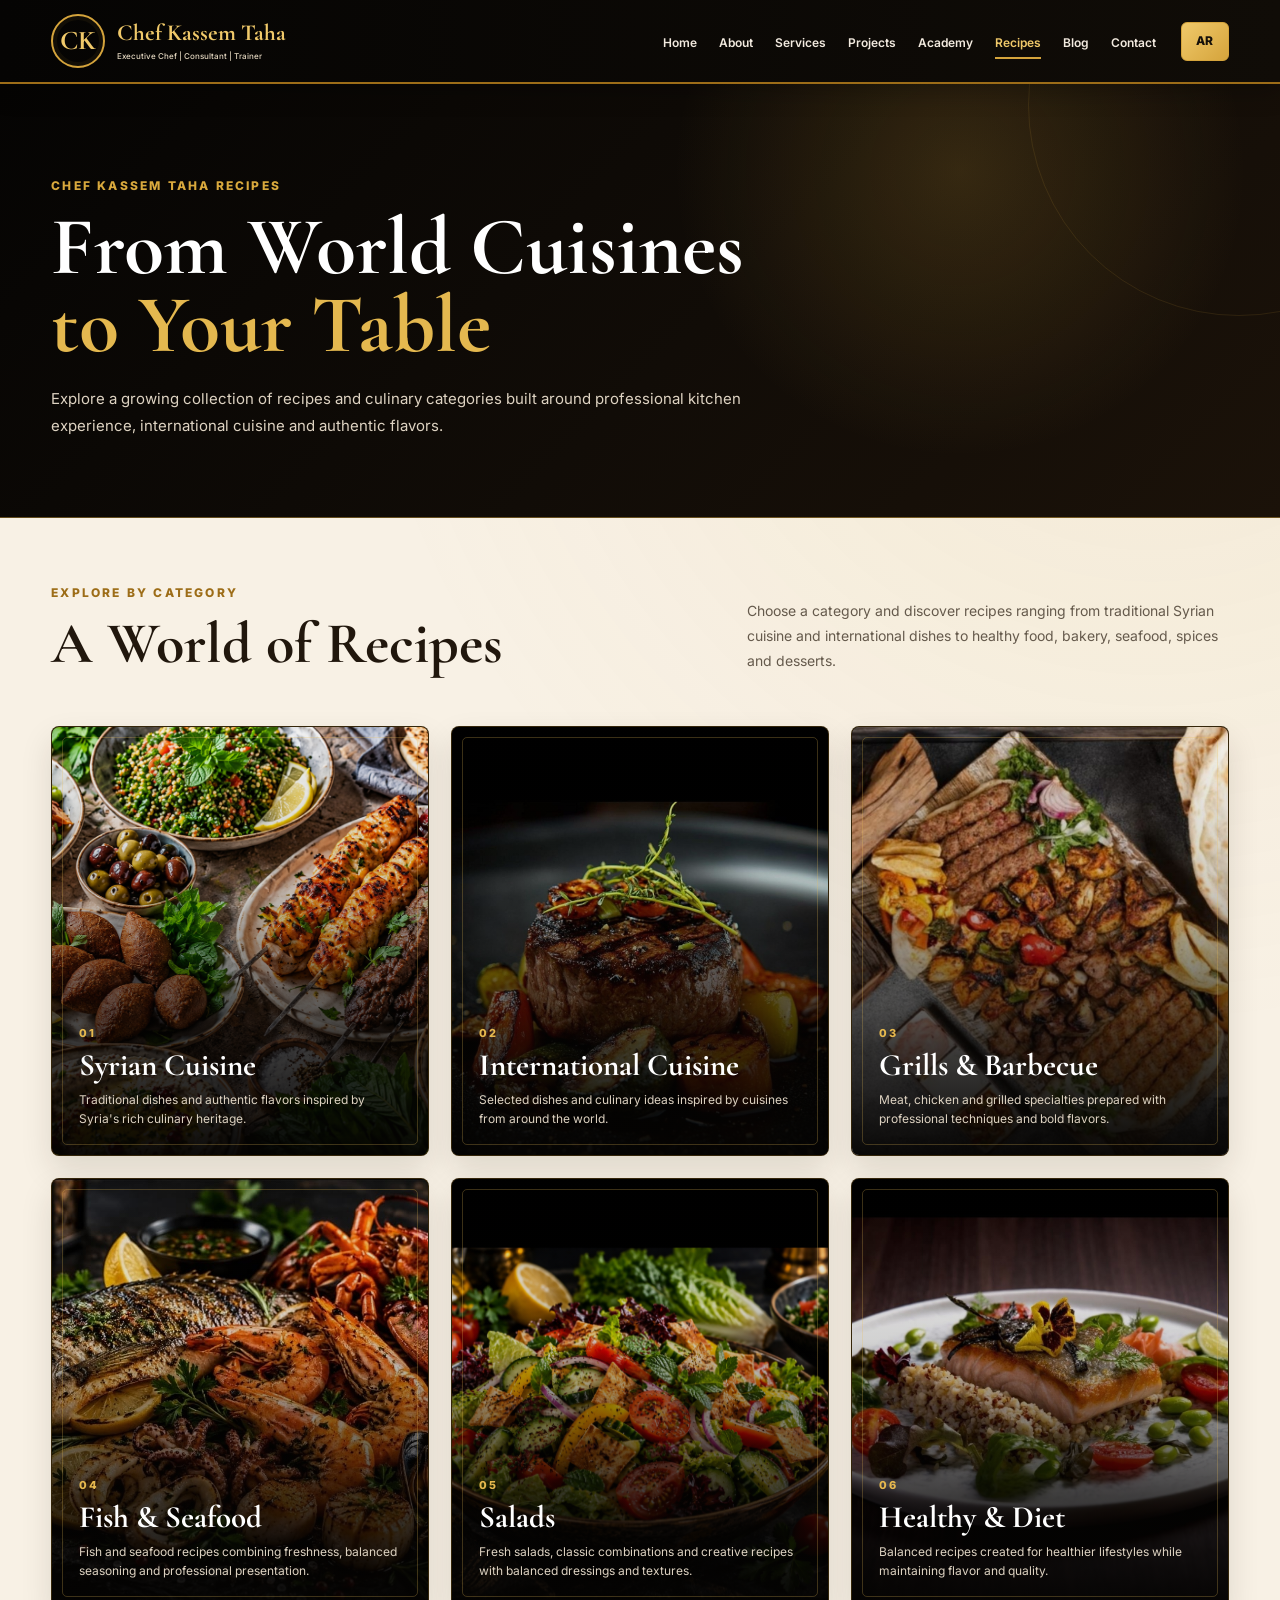
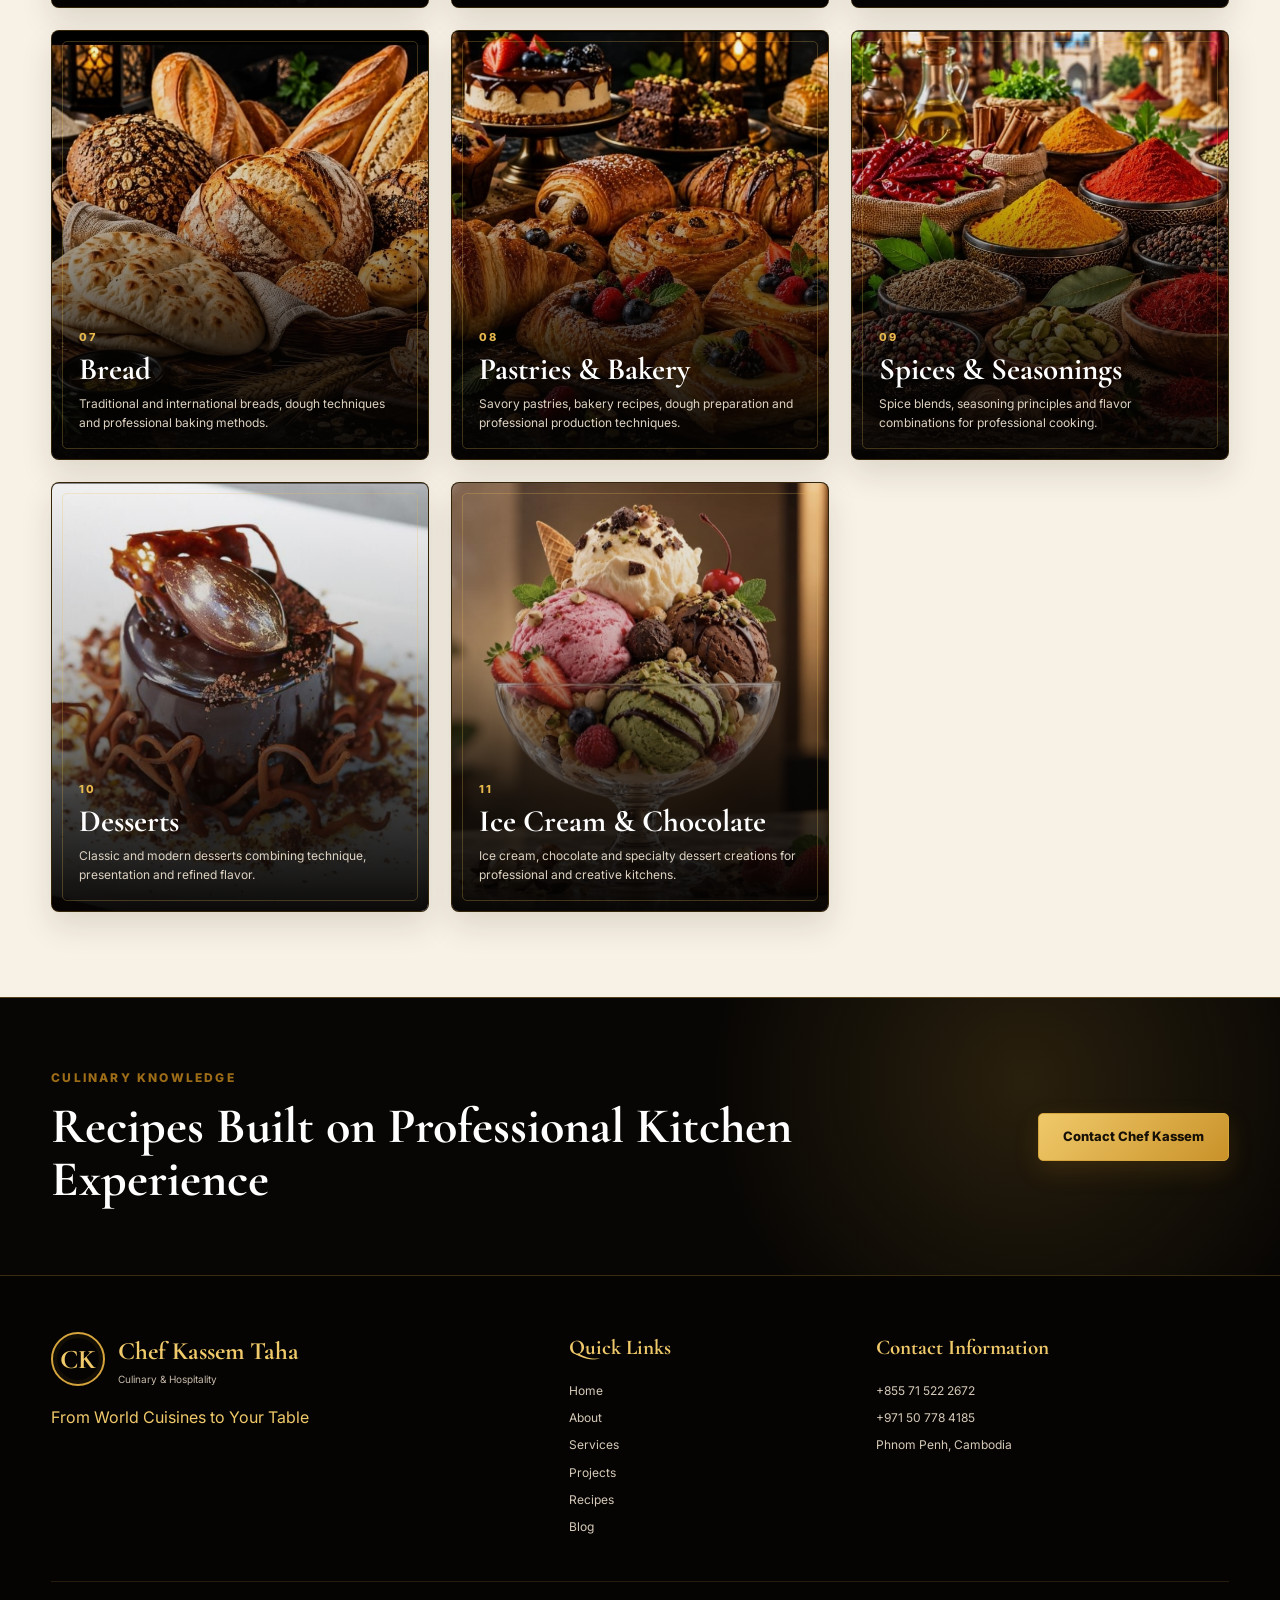
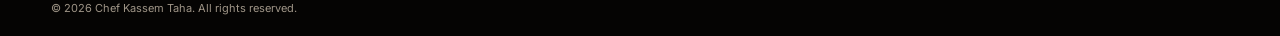
<file: recipes.html>
<!DOCTYPE html>
<html lang="en" dir="ltr">

<head>
  <meta charset="UTF-8">

  <meta name="viewport"
        content="width=device-width, initial-scale=1.0">

  <meta name="description"
        content="Chef Kassem Taha Recipes - Syrian cuisine, international cuisine, grills, seafood, salads, healthy food, bread, pastries, spices, desserts, ice cream and chocolate.">

  <title>Recipes | Chef Kassem Taha</title>

  <link rel="preconnect" href="https://fonts.googleapis.com">
  <link rel="preconnect" href="https://fonts.gstatic.com" crossorigin>

  <link
    href="https://fonts.googleapis.com/css2?family=Cairo:wght@400;500;600;700;800&family=Cormorant+Garamond:wght@500;600;700&family=Inter:wght@400;500;600;700&display=swap"
    rel="stylesheet">

  <link rel="stylesheet" href="style.css">

  <style>

    /* =====================================================
       RECIPES PAGE
    ===================================================== */

    .recipes-page {
      background:
        radial-gradient(
          circle at 90% 5%,
          rgba(213, 164, 60, .10),
          transparent 28%
        ),
        #f8f1e5;
      min-height: 100vh;
    }


    /* =====================================================
       HERO
    ===================================================== */

    .recipes-hero {
      position: relative;
      overflow: hidden;
      padding: 92px 0 78px;
      background:
        radial-gradient(
          circle at 75% 20%,
          rgba(213, 164, 60, .18),
          transparent 28%
        ),
        linear-gradient(
          135deg,
          #050403 0%,
          #110c07 55%,
          #1b1209 100%
        );
      border-bottom: 1px solid rgba(213, 164, 60, .45);
    }

    .recipes-hero::after {
      content: "";
      position: absolute;
      width: 420px;
      height: 420px;
      border: 1px solid rgba(213, 164, 60, .12);
      border-radius: 50%;
      right: -170px;
      top: -190px;
    }

    .recipes-hero-content {
      position: relative;
      z-index: 2;
      max-width: 850px;
    }

    .recipes-hero .eyebrow {
      color: #d9a93d;
    }

    .recipes-hero h1 {
      margin: 14px 0 20px;
      color: #ffffff;
      font-family: "Cormorant Garamond", Georgia, serif;
      font-size: clamp(48px, 7vw, 82px);
      line-height: .95;
      font-weight: 700;
    }

    .recipes-hero h1 strong {
      display: block;
      color: #e4b84f;
      font-weight: 700;
    }

    .recipes-hero p.hero-text {
      max-width: 720px;
      margin: 0;
      color: #ded3c2;
      font-size: 15px;
      line-height: 1.8;
    }


    /* =====================================================
       INTRO
    ===================================================== */

    .recipes-intro {
      padding: 65px 0 25px;
    }

    .recipes-intro-grid {
      display: grid;
      grid-template-columns: minmax(0, 1.15fr) minmax(260px, .85fr);
      gap: 45px;
      align-items: end;
    }

    .recipes-intro h2 {
      margin: 8px 0 0;
      color: #21170d;
      font-family: "Cormorant Garamond", Georgia, serif;
      font-size: clamp(38px, 5vw, 58px);
      line-height: 1;
    }

    .recipes-intro-text {
      margin: 0;
      color: #655a4c;
      font-size: 14px;
      line-height: 1.8;
    }


    /* =====================================================
       CATEGORY GRID
    ===================================================== */

    .recipe-categories {
      padding: 28px 0 85px;
    }

    .recipe-category-grid {
      display: grid;
      grid-template-columns: repeat(3, minmax(0, 1fr));
      gap: 22px;
    }

    .recipe-category-card {
      position: relative;
      overflow: hidden;
      min-height: 430px;
      border: 1px solid rgba(157, 109, 24, .30);
      border-radius: 8px;
      background: #090705;
      box-shadow: 0 14px 32px rgba(36, 25, 12, .12);
      isolation: isolate;
    }

    .recipe-category-card img {
      position: absolute;
      inset: 0;
      width: 100%;
      height: 100%;
      object-fit: cover;
      transition: transform .45s ease;
      z-index: -3;
    }

    .recipe-category-card::before {
      content: "";
      position: absolute;
      inset: 0;
      background:
        linear-gradient(
          to top,
          rgba(4, 3, 2, .97) 0%,
          rgba(4, 3, 2, .76) 26%,
          rgba(4, 3, 2, .18) 62%,
          rgba(4, 3, 2, .04) 100%
        );
      z-index: -2;
    }

    .recipe-category-card::after {
      content: "";
      position: absolute;
      inset: 10px;
      border: 1px solid rgba(235, 190, 89, .25);
      border-radius: 5px;
      pointer-events: none;
      z-index: -1;
    }

    .recipe-category-card:hover img {
      transform: scale(1.045);
    }

    .recipe-card-content {
      position: absolute;
      left: 27px;
      right: 27px;
      bottom: 27px;
    }

    .recipe-number {
      display: block;
      margin-bottom: 7px;
      color: #e7b94e;
      font-size: 11px;
      font-weight: 800;
      letter-spacing: 2px;
    }

    .recipe-card-content h3 {
      margin: 0 0 8px;
      color: #ffffff;
      font-family: "Cormorant Garamond", Georgia, serif;
      font-size: 31px;
      line-height: 1.05;
    }

    .recipe-card-content p {
      margin: 0;
      color: #ddd2c1;
      font-size: 12px;
      line-height: 1.6;
    }


    /* =====================================================
       FINAL CTA
    ===================================================== */

    .recipes-cta {
      padding: 70px 0;
      background:
        radial-gradient(
          circle at 80% 30%,
          rgba(213, 164, 60, .16),
          transparent 30%
        ),
        #080604;
      border-top: 1px solid rgba(213, 164, 60, .38);
    }

    .recipes-cta-inner {
      display: grid;
      grid-template-columns: minmax(0, 1fr) auto;
      gap: 35px;
      align-items: center;
    }

    .recipes-cta h2 {
      margin: 7px 0 0;
      color: #ffffff;
      font-family: "Cormorant Garamond", Georgia, serif;
      font-size: clamp(35px, 4vw, 50px);
      line-height: 1.05;
    }


    /* =====================================================
       RTL
    ===================================================== */

    html[dir="rtl"] .recipes-hero-content,
    html[dir="rtl"] .recipes-intro,
    html[dir="rtl"] .recipe-card-content,
    html[dir="rtl"] .recipes-cta {
      text-align: right;
    }

    html[dir="rtl"] .recipes-hero h1,
    html[dir="rtl"] .recipes-intro h2,
    html[dir="rtl"] .recipe-card-content h3,
    html[dir="rtl"] .recipes-cta h2 {
      font-family: "Cairo", Arial, sans-serif;
    }

    html[dir="rtl"] .recipes-hero h1 {
      line-height: 1.35;
    }

    html[dir="rtl"] .recipe-card-content h3 {
      line-height: 1.35;
    }


    /* =====================================================
       TABLET
    ===================================================== */

    @media (max-width: 980px) {

      .recipe-category-grid {
        grid-template-columns: repeat(2, minmax(0, 1fr));
      }

    }


    /* =====================================================
       MOBILE
    ===================================================== */

    @media (max-width: 820px) {

      .recipes-hero {
        padding: 68px 0 58px;
      }

      .recipes-intro {
        padding-top: 50px;
      }

      .recipes-intro-grid {
        grid-template-columns: 1fr;
        gap: 18px;
      }

      .recipes-cta-inner {
        grid-template-columns: 1fr;
      }

      .main-nav.open {
        max-height: 700px;
        overflow-y: auto;
      }

    }


    @media (max-width: 600px) {

      .recipes-hero {
        padding: 55px 0 48px;
      }

      .recipes-hero h1 {
        font-size: 46px;
      }

      html[dir="rtl"] .recipes-hero h1 {
        font-size: 38px;
      }

      .recipe-category-grid {
        grid-template-columns: 1fr;
        gap: 18px;
      }

      .recipe-category-card {
        min-height: 390px;
      }

      .recipe-card-content {
        left: 22px;
        right: 22px;
        bottom: 23px;
      }

      .recipe-card-content h3 {
        font-size: 29px;
      }

      .recipes-intro h2 {
        font-size: 38px;
      }

      html[dir="rtl"] .recipes-intro h2 {
        font-size: 31px;
        line-height: 1.4;
      }

    }

  </style>
</head>


<body>

<!-- ======================================================
     HEADER
====================================================== -->

<header class="site-header">

  <div class="container header-inner">

    <a href="index.html" class="brand">

      <span class="brand-logo">CK</span>

      <span class="brand-copy">

        <strong>Chef Kassem Taha</strong>

        <small
          data-en="Executive Chef | Consultant | Trainer"
          data-ar="شيف تنفيذي | مستشار | مدرب">
          Executive Chef | Consultant | Trainer
        </small>

      </span>

    </a>


    <nav class="main-nav" id="mainNav">

      <a href="index.html"
         data-en="Home"
         data-ar="الرئيسية">
        Home
      </a>

      <a href="about.html"
         data-en="About"
         data-ar="من أنا">
        About
      </a>

      <a href="index.html#services"
         data-en="Services"
         data-ar="خدماتنا">
        Services
      </a>

      <a href="index.html#projects"
         data-en="Projects"
         data-ar="المشاريع">
        Projects
      </a>

      <a href="index.html#academy"
         data-en="Academy"
         data-ar="الأكاديمية">
        Academy
      </a>

      <a href="recipes.html"
         class="active"
         data-en="Recipes"
         data-ar="الوصفات">
        Recipes
      </a>

      <a href="index.html#blog"
         data-en="Blog"
         data-ar="المدونة">
        Blog
      </a>

      <a href="index.html#contact"
         data-en="Contact"
         data-ar="تواصل معنا">
        Contact
      </a>

    </nav>


    <div class="header-actions">

      <button
        class="language-button"
        id="languageButton"
        type="button"
        aria-label="Switch language">
        AR
      </button>

      <button
        class="menu-button"
        id="menuButton"
        type="button"
        aria-label="Open menu"
        aria-expanded="false">

        <span></span>
        <span></span>
        <span></span>

      </button>

    </div>

  </div>

</header>


<main class="recipes-page">

<!-- ======================================================
     RECIPES HERO
====================================================== -->

<section class="recipes-hero">

  <div class="container">

    <div class="recipes-hero-content">

      <p class="eyebrow"
         data-en="CHEF KASSEM TAHA RECIPES"
         data-ar="وصفات الشيف قاسم طه">
        CHEF KASSEM TAHA RECIPES
      </p>

      <h1>

        <span
          data-en="From World Cuisines"
          data-ar="من مطابخ العالم">
          From World Cuisines
        </span>

        <strong
          data-en="to Your Table"
          data-ar="إلى مائدتكم">
          to Your Table
        </strong>

      </h1>

      <p class="hero-text"
         data-en="Explore a growing collection of recipes and culinary categories built around professional kitchen experience, international cuisine and authentic flavors."
         data-ar="اكتشف مجموعة متنامية من الوصفات والتصنيفات المبنية على الخبرة المهنية في المطابخ والنكهات الأصيلة والمطابخ العالمية.">
        Explore a growing collection of recipes and culinary
        categories built around professional kitchen experience,
        international cuisine and authentic flavors.
      </p>

    </div>

  </div>

</section>


<!-- ======================================================
     INTRO
====================================================== -->

<section class="recipes-intro">

  <div class="container recipes-intro-grid">

    <div>

      <p class="eyebrow"
         data-en="EXPLORE BY CATEGORY"
         data-ar="استكشف حسب التصنيف">
        EXPLORE BY CATEGORY
      </p>

      <h2
        data-en="A World of Recipes"
        data-ar="عالم من الوصفات">
        A World of Recipes
      </h2>

    </div>

    <p class="recipes-intro-text"
       data-en="Choose a category and discover recipes ranging from traditional Syrian cuisine and international dishes to healthy food, bakery, seafood, spices and desserts."
       data-ar="اختر التصنيف واكتشف وصفات متنوعة تبدأ من المطبخ السوري والمأكولات العالمية، وتمتد إلى الطعام الصحي والمخبوزات والأسماك والبهارات والحلويات.">
      Choose a category and discover recipes ranging from
      traditional Syrian cuisine and international dishes
      to healthy food, bakery, seafood, spices and desserts.
    </p>

  </div>

</section>


<!-- ======================================================
     11 RECIPE CATEGORIES
====================================================== -->

<section class="recipe-categories">

  <div class="container">

    <div class="recipe-category-grid">


      <!-- 01 SYRIAN -->

      <article class="recipe-category-card">

        <img src="food-syrian.png"
             alt="Syrian Cuisine">

        <div class="recipe-card-content">

          <span class="recipe-number">01</span>

          <h3
            data-en="Syrian Cuisine"
            data-ar="المطبخ السوري">
            Syrian Cuisine
          </h3>

          <p
            data-en="Traditional dishes and authentic flavors inspired by Syria's rich culinary heritage."
            data-ar="أطباق تقليدية ونكهات أصيلة مستوحاة من التراث الغني للمطبخ السوري.">
            Traditional dishes and authentic flavors inspired
            by Syria's rich culinary heritage.
          </p>

        </div>

      </article>


      <!-- 02 INTERNATIONAL -->

      <article class="recipe-category-card">

        <img src="food-international.jpg"
             alt="International Cuisine">

        <div class="recipe-card-content">

          <span class="recipe-number">02</span>

          <h3
            data-en="International Cuisine"
            data-ar="المطبخ العالمي">
            International Cuisine
          </h3>

          <p
            data-en="Selected dishes and culinary ideas inspired by cuisines from around the world."
            data-ar="أطباق وأفكار مختارة مستوحاة من مطابخ وثقافات مختلفة حول العالم.">
            Selected dishes and culinary ideas inspired
            by cuisines from around the world.
          </p>

        </div>

      </article>


      <!-- 03 GRILLS -->

      <article class="recipe-category-card">

        <img src="food-grill.jpg"
             alt="Grills and Barbecue">

        <div class="recipe-card-content">

          <span class="recipe-number">03</span>

          <h3
            data-en="Grills & Barbecue"
            data-ar="المشاوي والباربكيو">
            Grills & Barbecue
          </h3>

          <p
            data-en="Meat, chicken and grilled specialties prepared with professional techniques and bold flavors."
            data-ar="وصفات اللحوم والدجاج والمشاوي بتقنيات احترافية ونكهات غنية.">
            Meat, chicken and grilled specialties prepared
            with professional techniques and bold flavors.
          </p>

        </div>

      </article>


      <!-- 04 FISH -->

      <article class="recipe-category-card">

        <img src="food-fish.jpg"
             alt="Fish and Seafood">

        <div class="recipe-card-content">

          <span class="recipe-number">04</span>

          <h3
            data-en="Fish & Seafood"
            data-ar="الأسماك والمأكولات البحرية">
            Fish & Seafood
          </h3>

          <p
            data-en="Fish and seafood recipes combining freshness, balanced seasoning and professional presentation."
            data-ar="وصفات الأسماك والمأكولات البحرية التي تجمع بين الطزاجة والتتبيل المتوازن والتقديم الاحترافي.">
            Fish and seafood recipes combining freshness,
            balanced seasoning and professional presentation.
          </p>

        </div>

      </article>


      <!-- 05 SALADS -->

      <article class="recipe-category-card">

        <img src="food-salads.jpg"
             alt="Salads">

        <div class="recipe-card-content">

          <span class="recipe-number">05</span>

          <h3
            data-en="Salads"
            data-ar="السلطات">
            Salads
          </h3>

          <p
            data-en="Fresh salads, classic combinations and creative recipes with balanced dressings and textures."
            data-ar="سلطات طازجة ووصفات كلاسيكية ومبتكرة مع صلصات ونكهات متوازنة.">
            Fresh salads, classic combinations and creative
            recipes with balanced dressings and textures.
          </p>

        </div>

      </article>


      <!-- 06 HEALTHY -->

      <article class="recipe-category-card">

        <img src="food-healthy.jpg"
             alt="Healthy and Diet">

        <div class="recipe-card-content">

          <span class="recipe-number">06</span>

          <h3
            data-en="Healthy & Diet"
            data-ar="الصحي والدايت">
            Healthy & Diet
          </h3>

          <p
            data-en="Balanced recipes created for healthier lifestyles while maintaining flavor and quality."
            data-ar="وصفات متوازنة تناسب أنماط الحياة الصحية مع المحافظة على النكهة والجودة.">
            Balanced recipes created for healthier lifestyles
            while maintaining flavor and quality.
          </p>

        </div>

      </article>


      <!-- 07 BREAD -->

      <article class="recipe-category-card">

        <img src="food-bread.jpg"
             alt="Bread">

        <div class="recipe-card-content">

          <span class="recipe-number">07</span>

          <h3
            data-en="Bread"
            data-ar="الخبز">
            Bread
          </h3>

          <p
            data-en="Traditional and international breads, dough techniques and professional baking methods."
            data-ar="أنواع الخبز التقليدي والعالمي وتقنيات العجين وطرق الخَبز الاحترافية.">
            Traditional and international breads,
            dough techniques and professional baking methods.
          </p>

        </div>

      </article>


      <!-- 08 PASTRIES -->

      <article class="recipe-category-card">

        <img src="food-pastries.jpg"
             alt="Pastries and Bakery">

        <div class="recipe-card-content">

          <span class="recipe-number">08</span>

          <h3
            data-en="Pastries & Bakery"
            data-ar="المعجنات والمخبوزات">
            Pastries & Bakery
          </h3>

          <p
            data-en="Savory pastries, bakery recipes, dough preparation and professional production techniques."
            data-ar="معجنات ومخبوزات ووصفات العجين وأساليب التحضير والإنتاج الاحترافي.">
            Savory pastries, bakery recipes, dough preparation
            and professional production techniques.
          </p>

        </div>

      </article>


      <!-- 09 SPICES -->

      <article class="recipe-category-card">

        <img src="food-spices.jpg"
             alt="Spices and Seasonings">

        <div class="recipe-card-content">

          <span class="recipe-number">09</span>

          <h3
            data-en="Spices & Seasonings"
            data-ar="البهارات والتوابل">
            Spices & Seasonings
          </h3>

          <p
            data-en="Spice blends, seasoning principles and flavor combinations for professional cooking."
            data-ar="خلطات البهارات وأسس التتبيل وتوازن النكهات للاستخدام في الطهي الاحترافي.">
            Spice blends, seasoning principles and flavor
            combinations for professional cooking.
          </p>

        </div>

      </article>


      <!-- 10 DESSERTS -->

      <article class="recipe-category-card">

        <img src="food-dessert.jpg"
             alt="Desserts">

        <div class="recipe-card-content">

          <span class="recipe-number">10</span>

          <h3
            data-en="Desserts"
            data-ar="الحلويات">
            Desserts
          </h3>

          <p
            data-en="Classic and modern desserts combining technique, presentation and refined flavor."
            data-ar="حلويات كلاسيكية وعصرية تجمع بين التقنية والتقديم والنكهة المميزة.">
            Classic and modern desserts combining technique,
            presentation and refined flavor.
          </p>

        </div>

      </article>


      <!-- 11 ICE CREAM -->

      <article class="recipe-category-card">

        <img src="food-icecream-chocolate.jpg"
             alt="Ice Cream and Chocolate">

        <div class="recipe-card-content">

          <span class="recipe-number">11</span>

          <h3
            data-en="Ice Cream & Chocolate"
            data-ar="الآيس كريم والشوكولاتة">
            Ice Cream & Chocolate
          </h3>

          <p
            data-en="Ice cream, chocolate and specialty dessert creations for professional and creative kitchens."
            data-ar="وصفات الآيس كريم والشوكولاتة وابتكارات الحلويات للمطابخ الاحترافية والإبداعية.">
            Ice cream, chocolate and specialty dessert
            creations for professional and creative kitchens.
          </p>

        </div>

      </article>


    </div>

  </div>

</section>


<!-- ======================================================
     CTA
====================================================== -->

<section class="recipes-cta">

  <div class="container recipes-cta-inner">

    <div>

      <p class="eyebrow"
         data-en="CULINARY KNOWLEDGE"
         data-ar="خبرة ومعرفة الطهي">
        CULINARY KNOWLEDGE
      </p>

      <h2
        data-en="Recipes Built on Professional Kitchen Experience"
        data-ar="وصفات مبنية على خبرة مهنية في المطابخ">
        Recipes Built on Professional Kitchen Experience
      </h2>

    </div>

    <a href="index.html#contact"
       class="btn btn-gold"
       data-en="Contact Chef Kassem"
       data-ar="تواصل مع الشيف قاسم">
      Contact Chef Kassem
    </a>

  </div>

</section>

</main>


<!-- ======================================================
     FOOTER
====================================================== -->

<footer class="site-footer">

  <div class="container footer-grid">

    <div class="footer-brand">

      <div class="footer-brand-title">

        <span class="brand-logo">CK</span>

        <div>

          <strong>Chef Kassem Taha</strong>

          <small
            data-en="Culinary & Hospitality"
            data-ar="فنون الطهي والضيافة">
            Culinary & Hospitality
          </small>

        </div>

      </div>

      <p
        data-en="From World Cuisines to Your Table"
        data-ar="من مطابخ العالم إلى مائدتكم">
        From World Cuisines to Your Table
      </p>

    </div>


    <div class="footer-links">

      <h3
        data-en="Quick Links"
        data-ar="روابط سريعة">
        Quick Links
      </h3>

      <a href="index.html"
         data-en="Home"
         data-ar="الرئيسية">
        Home
      </a>

      <a href="about.html"
         data-en="About"
         data-ar="من أنا">
        About
      </a>

      <a href="index.html#services"
         data-en="Services"
         data-ar="خدماتنا">
        Services
      </a>

      <a href="index.html#projects"
         data-en="Projects"
         data-ar="المشاريع">
        Projects
      </a>

      <a href="recipes.html"
         data-en="Recipes"
         data-ar="الوصفات">
        Recipes
      </a>

      <a href="index.html#blog"
         data-en="Blog"
         data-ar="المدونة">
        Blog
      </a>

    </div>


    <div class="footer-contact">

      <h3
        data-en="Contact Information"
        data-ar="معلومات التواصل">
        Contact Information
      </h3>

      <a class="ltr-contact"
         href="tel:+855715222672">
        +855 71 522 2672
      </a>

      <a class="ltr-contact"
         href="https://wa.me/971507784185"
         target="_blank"
         rel="noopener noreferrer">
        +971 50 778 4185
      </a>

      <span
        data-en="Phnom Penh, Cambodia"
        data-ar="بنوم بنه، كمبوديا">
        Phnom Penh, Cambodia
      </span>

    </div>

  </div>


  <div class="container footer-bottom">

    <span>
      © <span id="year"></span> Chef Kassem Taha.
      <span
        data-en="All rights reserved."
        data-ar="جميع الحقوق محفوظة.">
        All rights reserved.
      </span>
    </span>

  </div>

</footer>


<script src="script.js"></script>

</body>
            </html>
</file>
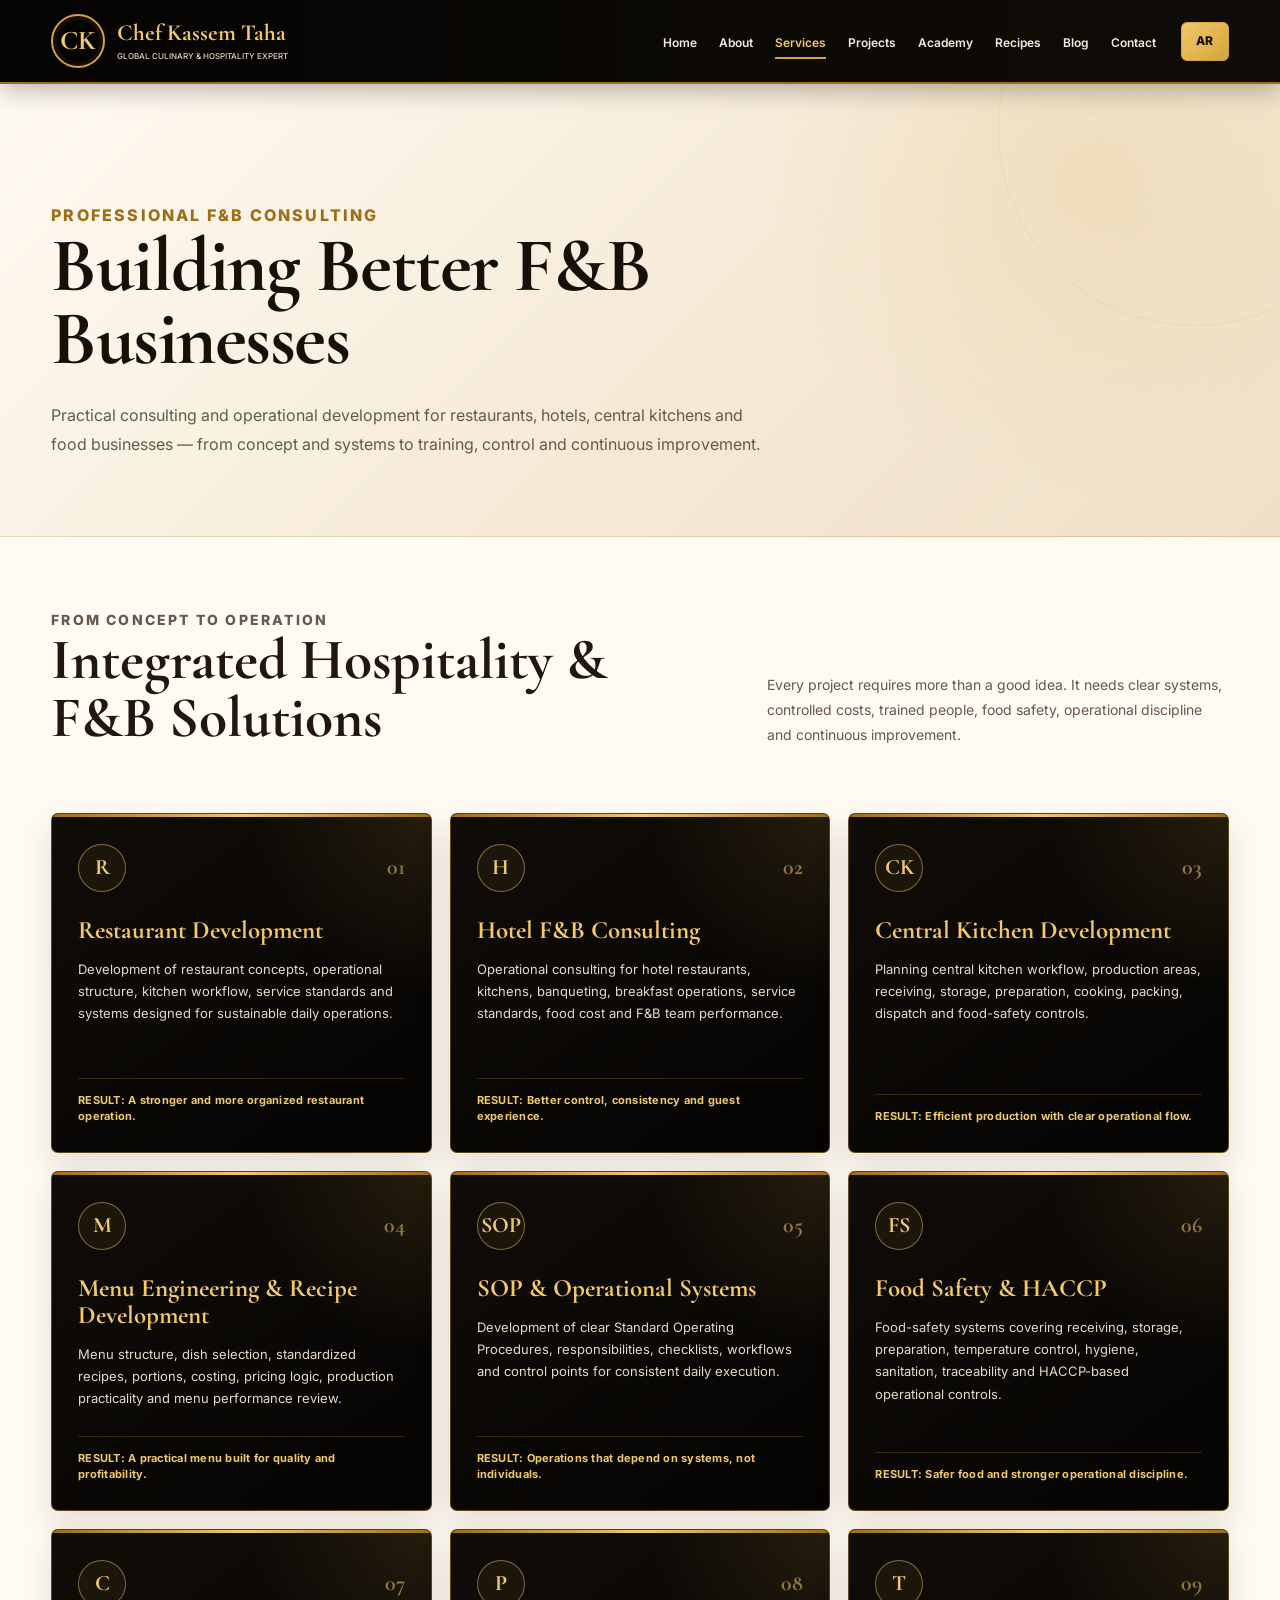
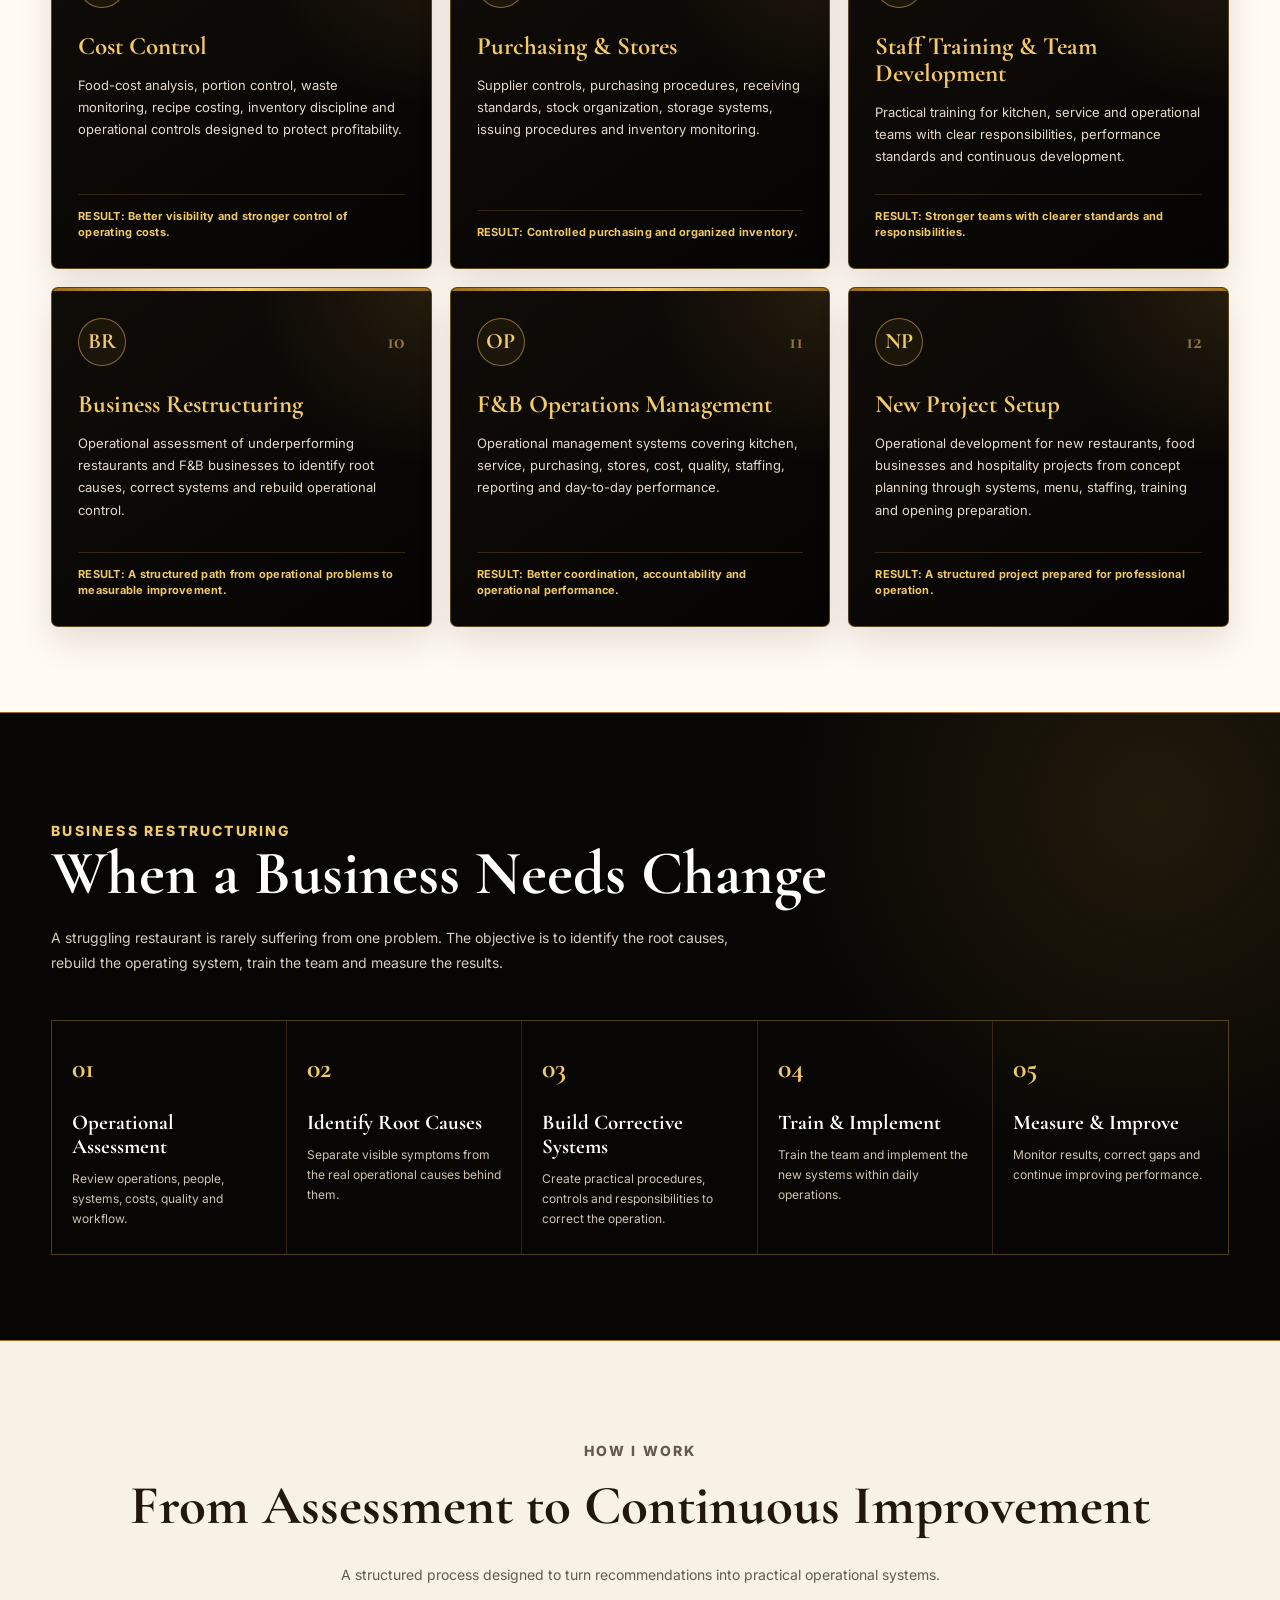
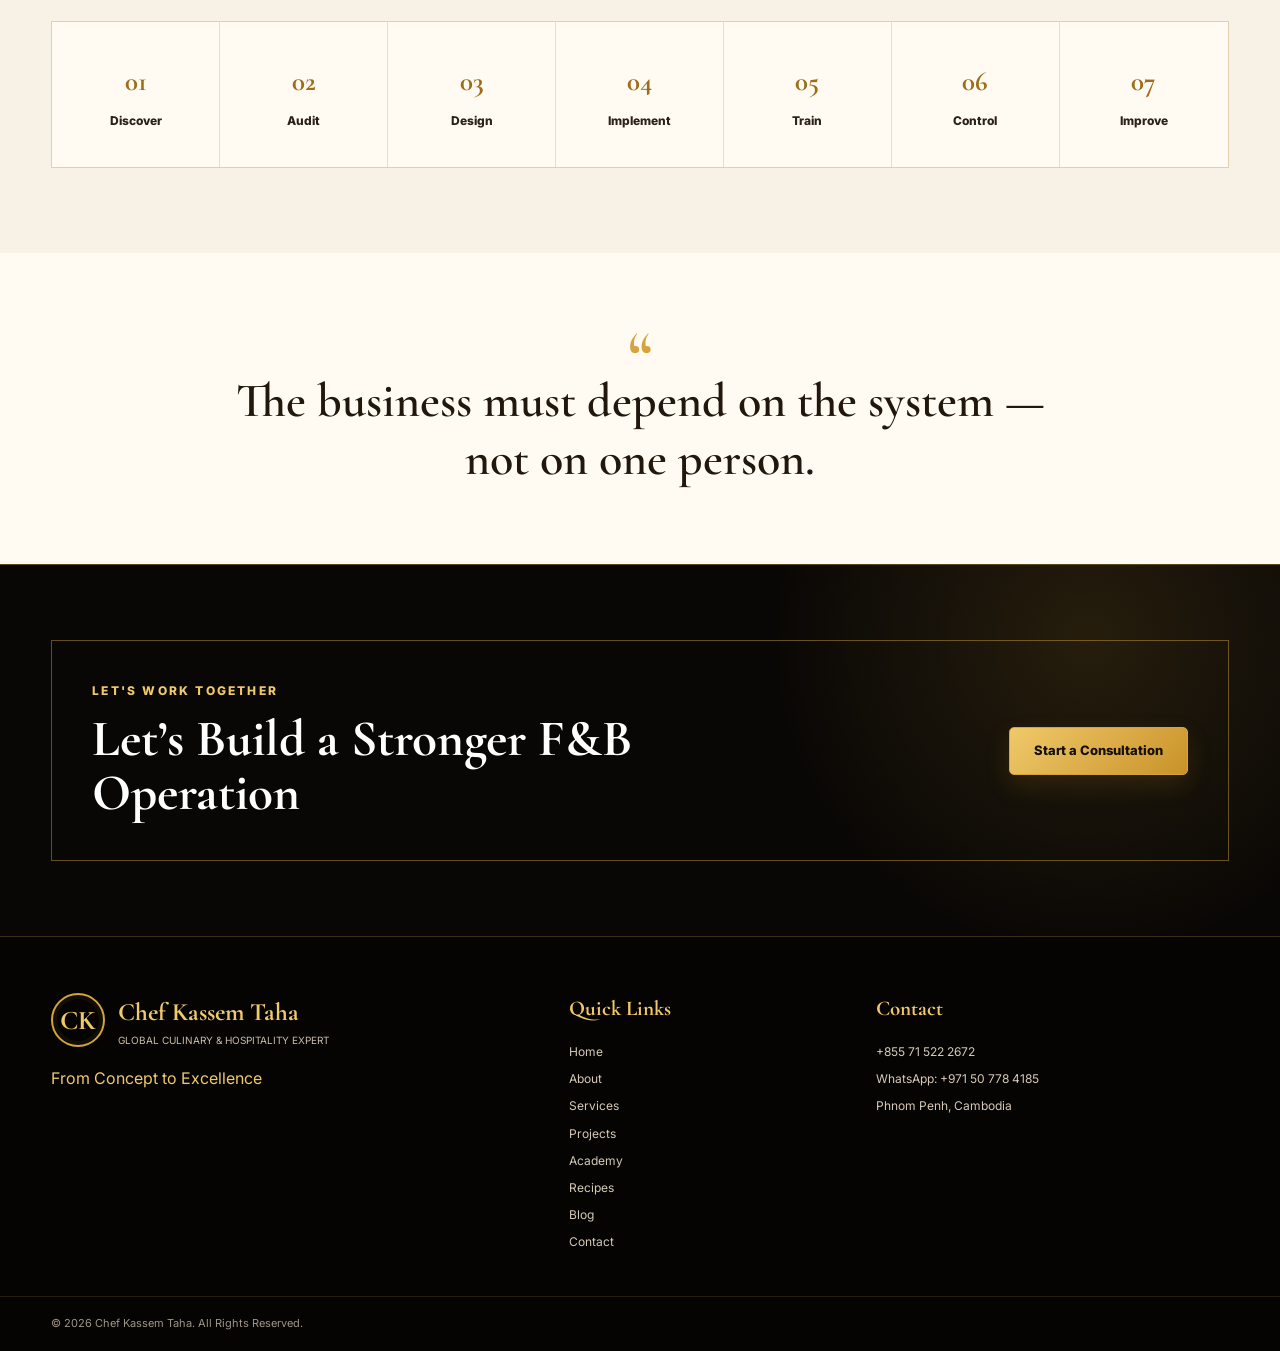
<file: services.html>
<!DOCTYPE html>
<html lang="en" dir="ltr">

<head>
  <meta charset="UTF-8">

  <meta
    name="viewport"
    content="width=device-width, initial-scale=1.0"
  >

  <meta
    name="description"
    content="Professional culinary, restaurant, hotel and F&B consulting services by Chef Kassem Taha."
  >

  <meta
    name="keywords"
    content="Chef Kassem Taha, F&B Consultant, Restaurant Consultant, Hotel Consultant, Central Kitchen, HACCP, Food Safety, Menu Development, Cost Control, Restaurant Development"
  >

  <meta name="author" content="Chef Kassem Taha">

  <title>Services | Chef Kassem Taha</title>

  <link rel="preconnect" href="https://fonts.googleapis.com">

  <link
    rel="preconnect"
    href="https://fonts.gstatic.com"
    crossorigin
  >

  <link
    href="https://fonts.googleapis.com/css2?family=Cairo:wght@400;500;600;700;800&family=Cormorant+Garamond:wght@500;600;700&family=Inter:wght@400;500;600;700;800&display=swap"
    rel="stylesheet"
  >

  <link rel="stylesheet" href="style.css">

  <style>

    /* =====================================================
       SERVICES PAGE
    ===================================================== */

    .services-page {
      background: #fffaf2;
    }

    /* =====================================================
       SERVICES HERO
    ===================================================== */

    .services-hero {
      position: relative;
      overflow: hidden;
      padding: 92px 0 78px;

      background:
        radial-gradient(
          circle at 85% 20%,
          rgba(213, 164, 60, .15),
          transparent 28%
        ),
        linear-gradient(
          135deg,
          #fffaf2 0%,
          #f6ead7 55%,
          #efe0c7 100%
        );

      border-bottom: 1px solid rgba(157, 109, 24, .25);
    }

    .services-hero::after {
      content: "";
      position: absolute;
      right: -110px;
      top: -150px;
      width: 390px;
      height: 390px;
      border: 1px solid rgba(213, 164, 60, .16);
      border-radius: 50%;
      pointer-events: none;
    }

    .services-hero-content {
      position: relative;
      z-index: 2;
      max-width: 850px;
    }

    .services-hero .eyebrow {
      color: #9d6d18;
    }

    .services-hero h1 {
      margin: 0;
      max-width: 800px;
      color: #171008;
      font-family: "Cormorant Garamond", Georgia, serif;
      font-size: clamp(50px, 6vw, 78px);
      font-weight: 700;
      line-height: .95;
      letter-spacing: -1.5px;
    }

    .services-hero p {
      max-width: 720px;
      margin: 25px 0 0;
      color: #655a4c;
      font-size: 16px;
      line-height: 1.8;
    }

    /* =====================================================
       INTRO
    ===================================================== */

    .services-intro {
      padding: 70px 0 35px;
      background: #fffaf2;
    }

    .services-intro-grid {
      display: grid;
      grid-template-columns: minmax(0, 1fr) minmax(280px, .7fr);
      gap: 55px;
      align-items: end;
    }

    .services-intro h2 {
      margin: 0;
      color: #21170d;
      font-family: "Cormorant Garamond", Georgia, serif;
      font-size: clamp(38px, 4.5vw, 58px);
      line-height: 1;
    }

    .services-intro p {
      margin: 0;
      color: #655a4c;
      font-size: 14px;
      line-height: 1.8;
    }

    /* =====================================================
       MAIN SERVICES
    ===================================================== */

    .services-main {
      padding: 30px 0 85px;
      background: #fffaf2;
    }

    .service-grid {
      display: grid;
      grid-template-columns: repeat(3, minmax(0, 1fr));
      gap: 18px;
    }

    .service-card {
      position: relative;
      min-width: 0;
      min-height: 340px;
      display: flex;
      flex-direction: column;
      padding: 30px 26px 27px;
      overflow: hidden;
      border: 1px solid rgba(213, 164, 60, .38);
      border-radius: 7px;

      background:
        radial-gradient(
          circle at 100% 0%,
          rgba(213, 164, 60, .13),
          transparent 35%
        ),
        linear-gradient(
          145deg,
          #100c08,
          #050403
        );

      box-shadow: 0 14px 35px rgba(32, 20, 7, .12);

      transition:
        transform .25s ease,
        box-shadow .25s ease,
        border-color .25s ease;
    }

    .service-card:hover {
      transform: translateY(-4px);
      border-color: rgba(240, 201, 106, .75);
      box-shadow: 0 18px 40px rgba(32, 20, 7, .18);
    }

    .service-card::before {
      content: "";
      position: absolute;
      top: 0;
      left: 0;
      right: 0;
      height: 3px;

      background:
        linear-gradient(
          90deg,
          #9d6d18,
          #f0c96a,
          #9d6d18
        );
    }

    .service-top {
      display: flex;
      align-items: center;
      justify-content: space-between;
      gap: 15px;
      margin-bottom: 25px;
    }

    .service-icon {
      width: 48px;
      height: 48px;
      flex: 0 0 48px;
      display: grid;
      place-items: center;
      border: 1px solid rgba(240, 201, 106, .48);
      border-radius: 50%;
      color: #f0c96a;
      font-family: "Cormorant Garamond", Georgia, serif;
      font-size: 22px;
      font-weight: 700;
      background: rgba(213, 164, 60, .07);
    }

    .service-number {
      color: rgba(240, 201, 106, .55);
      font-family: "Cormorant Garamond", Georgia, serif;
      font-size: 22px;
      font-weight: 700;
    }

    .service-card h3 {
      margin: 0 0 14px;
      color: #f4c967;
      font-family: "Cormorant Garamond", Georgia, serif;
      font-size: 25px;
      line-height: 1.08;
    }

    .service-card p {
      margin: 0;
      color: #e5dac9;
      font-size: 13px;
      line-height: 1.72;
    }

    .service-result {
      margin-top: auto;
      padding-top: 22px;
    }

    .service-result span {
      display: block;
      padding-top: 13px;
      border-top: 1px solid rgba(213, 164, 60, .20);
      color: #f0c96a;
      font-size: 11px;
      font-weight: 700;
      line-height: 1.5;
      letter-spacing: .25px;
    }

    /* =====================================================
       TURNAROUND
    ===================================================== */

    .turnaround-section {
      position: relative;
      padding: 85px 0;
      overflow: hidden;

      background:
        radial-gradient(
          circle at 90% 15%,
          rgba(213, 164, 60, .13),
          transparent 30%
        ),
        #070604;

      border-top: 1px solid #9d6d18;
      border-bottom: 1px solid #9d6d18;
    }

    .turnaround-heading {
      max-width: 800px;
      margin-bottom: 45px;
    }

    .turnaround-heading .eyebrow {
      color: #f0c96a;
    }

    .turnaround-heading h2 {
      margin: 0;
      color: #ffffff;
      font-family: "Cormorant Garamond", Georgia, serif;
      font-size: clamp(40px, 5vw, 62px);
      line-height: 1;
    }

    .turnaround-heading p {
      max-width: 720px;
      margin: 20px 0 0;
      color: #d9cebd;
      font-size: 14px;
      line-height: 1.8;
    }

    .turnaround-grid {
      display: grid;
      grid-template-columns: repeat(5, minmax(0, 1fr));
      border: 1px solid rgba(213, 164, 60, .34);
    }

    .turnaround-step {
      position: relative;
      min-height: 210px;
      padding: 25px 20px;
      border-inline-end: 1px solid rgba(213, 164, 60, .20);
    }

    .turnaround-step:last-child {
      border-inline-end: 0;
    }

    .turnaround-step strong {
      display: block;
      margin-bottom: 20px;
      color: #f0c96a;
      font-family: "Cormorant Garamond", Georgia, serif;
      font-size: 28px;
    }

    .turnaround-step h3 {
      margin: 0 0 10px;
      color: #ffffff;
      font-family: "Cormorant Garamond", Georgia, serif;
      font-size: 21px;
      line-height: 1.15;
    }

    .turnaround-step p {
      margin: 0;
      color: #cfc3b1;
      font-size: 12px;
      line-height: 1.65;
    }

    /* =====================================================
       PROCESS
    ===================================================== */

    .service-process {
      padding: 85px 0;
      background: #f8f1e5;
    }

    .service-process-heading {
      margin-bottom: 35px;
      text-align: center;
    }

    .service-process-heading h2 {
      margin: 0;
      color: #21170d;
      font-family: "Cormorant Garamond", Georgia, serif;
      font-size: clamp(38px, 4.5vw, 55px);
    }

    .service-process-heading p {
      max-width: 680px;
      margin: 14px auto 0;
      color: #655a4c;
      font-size: 14px;
    }

    .service-process-grid {
      display: grid;
      grid-template-columns: repeat(7, minmax(0, 1fr));
      border: 1px solid rgba(157, 109, 24, .30);
      background: #fffaf2;
    }

    .service-process-step {
      min-height: 145px;
      display: flex;
      flex-direction: column;
      align-items: center;
      justify-content: center;
      padding: 18px 10px;
      text-align: center;
      border-inline-end: 1px solid rgba(157, 109, 24, .20);
    }

    .service-process-step:last-child {
      border-inline-end: 0;
    }

    .service-process-step strong {
      color: #9d6d18;
      font-family: "Cormorant Garamond", Georgia, serif;
      font-size: 27px;
    }

    .service-process-step span {
      margin-top: 8px;
      color: #2b2117;
      font-size: 12px;
      font-weight: 800;
    }

    /* =====================================================
       PHILOSOPHY
    ===================================================== */

    .service-philosophy {
      padding: 75px 0;
      text-align: center;
      background: #fffaf2;
    }

    .service-philosophy blockquote {
      max-width: 850px;
      margin: 0 auto;
      color: #21170d;
      font-family: "Cormorant Garamond", Georgia, serif;
      font-size: clamp(30px, 4vw, 48px);
      font-weight: 600;
      line-height: 1.2;
    }

    .service-philosophy blockquote::before {
      content: "“";
      display: block;
      height: 45px;
      color: #d5a43c;
      font-size: 70px;
      line-height: .8;
    }

    /* =====================================================
       CTA
    ===================================================== */

    .services-cta {
      padding: 75px 0;

      background:
        radial-gradient(
          circle at 85% 20%,
          rgba(213, 164, 60, .14),
          transparent 28%
        ),
        #090705;

      border-top: 1px solid rgba(213, 164, 60, .40);
    }

    .services-cta-inner {
      display: grid;
      grid-template-columns: minmax(0, 1fr) auto;
      gap: 40px;
      align-items: center;
      padding: 40px;
      border: 1px solid rgba(213, 164, 60, .45);
    }

    .services-cta .eyebrow {
      color: #f0c96a;
    }

    .services-cta h2 {
      max-width: 700px;
      margin: 0;
      color: #ffffff;
      font-family: "Cormorant Garamond", Georgia, serif;
      font-size: clamp(37px, 4vw, 53px);
      line-height: 1.05;
    }

    /* =====================================================
       RTL
    ===================================================== */

    html[dir="rtl"] .services-hero-content,
    html[dir="rtl"] .services-intro-grid,
    html[dir="rtl"] .service-card,
    html[dir="rtl"] .turnaround-heading,
    html[dir="rtl"] .turnaround-step,
    html[dir="rtl"] .services-cta-inner {
      text-align: right;
    }

    html[dir="rtl"] .services-hero h1,
    html[dir="rtl"] .services-intro h2,
    html[dir="rtl"] .service-card h3,
    html[dir="rtl"] .turnaround-heading h2,
    html[dir="rtl"] .turnaround-step h3,
    html[dir="rtl"] .service-process-heading h2,
    html[dir="rtl"] .service-philosophy blockquote,
    html[dir="rtl"] .services-cta h2 {
      font-family: "Cairo", Arial, sans-serif;
      letter-spacing: 0;
    }

    /* =====================================================
       TABLET
    ===================================================== */

    @media (max-width: 1080px) {

      .service-grid {
        grid-template-columns: repeat(2, minmax(0, 1fr));
      }

      .turnaround-grid {
        grid-template-columns: repeat(3, minmax(0, 1fr));
      }

      .turnaround-step {
        border-bottom: 1px solid rgba(213, 164, 60, .20);
      }

      .service-process-grid {
        grid-template-columns: repeat(4, minmax(0, 1fr));
      }

      .service-process-step {
        border-bottom: 1px solid rgba(157, 109, 24, .20);
      }
    }

    /* =====================================================
       MOBILE
    ===================================================== */

    @media (max-width: 820px) {

      .services-hero {
        padding: 62px 0 55px;
        text-align: center;
      }

      html[dir="rtl"] .services-hero-content {
        text-align: center;
      }

      .services-hero-content {
        margin-inline: auto;
      }

      .services-hero h1 {
        font-size: 50px;
        line-height: 1;
      }

      html[dir="rtl"] .services-hero h1 {
        font-size: 39px;
        line-height: 1.35;
      }

      .services-hero p {
        margin-inline: auto;
        font-size: 14px;
      }

      .services-intro {
        padding-top: 55px;
      }

      .services-intro-grid {
        grid-template-columns: 1fr;
        gap: 16px;
      }

      .services-intro h2 {
        font-size: 39px;
      }

      html[dir="rtl"] .services-intro h2 {
        font-size: 31px;
        line-height: 1.4;
      }

      .services-main {
        padding-bottom: 60px;
      }

      .service-card {
        min-height: 330px;
        padding: 24px 20px;
      }

      .service-card h3 {
        font-size: 22px;
      }

      .turnaround-section {
        padding: 60px 0;
      }

      .turnaround-grid {
        grid-template-columns: repeat(2, minmax(0, 1fr));
      }

      .service-process {
        padding: 60px 0;
      }

      .service-process-grid {
        grid-template-columns: repeat(2, minmax(0, 1fr));
      }

      .services-cta {
        padding: 55px 0;
      }

      .services-cta-inner {
        grid-template-columns: 1fr;
        padding: 30px 22px;
        text-align: center;
      }

      html[dir="rtl"] .services-cta-inner {
        text-align: center;
      }

      .main-nav.open {
        max-height: 700px;
        overflow-y: auto;
      }
    }

    /* =====================================================
       SMALL MOBILE
    ===================================================== */

    @media (max-width: 520px) {

      .services-hero {
        padding: 48px 0 44px;
      }

      .services-hero h1 {
        font-size: 41px;
      }

      html[dir="rtl"] .services-hero h1 {
        font-size: 32px;
      }

      .services-hero p {
        font-size: 13px;
        line-height: 1.7;
      }

      .services-intro {
        padding: 45px 0 25px;
      }

      .services-intro h2 {
        font-size: 34px;
      }

      html[dir="rtl"] .services-intro h2 {
        font-size: 28px;
      }

      .services-main {
        padding: 20px 0 50px;
      }

      .service-grid {
        grid-template-columns: repeat(2, minmax(0, 1fr));
        gap: 10px;
      }

      .service-card {
        min-height: 325px;
        padding: 18px 13px 17px;
        border-radius: 5px;
      }

      .service-top {
        margin-bottom: 17px;
      }

      .service-icon {
        width: 38px;
        height: 38px;
        flex-basis: 38px;
        font-size: 17px;
      }

      .service-number {
        font-size: 17px;
      }

      .service-card h3 {
        margin-bottom: 10px;
        font-size: 18px;
        line-height: 1.15;
      }

      html[dir="rtl"] .service-card h3 {
        font-size: 16px;
        line-height: 1.55;
      }

      .service-card p {
        font-size: 11px;
        line-height: 1.62;
      }

      html[dir="rtl"] .service-card p {
        font-size: 11px;
        line-height: 1.8;
      }

      .service-result {
        padding-top: 14px;
      }

      .service-result span {
        padding-top: 10px;
        font-size: 9.5px;
        line-height: 1.45;
      }

      html[dir="rtl"] .service-result span {
        line-height: 1.7;
      }

      .turnaround-heading h2 {
        font-size: 35px;
      }

      html[dir="rtl"] .turnaround-heading h2 {
        font-size: 29px;
        line-height: 1.4;
      }

      .turnaround-grid {
        grid-template-columns: 1fr;
      }

      .turnaround-step {
        min-height: 0;
        padding: 22px 19px;
        border-inline-end: 0;
      }

      .service-process-heading h2 {
        font-size: 34px;
      }

      html[dir="rtl"] .service-process-heading h2 {
        font-size: 28px;
      }

      .service-process-grid {
        grid-template-columns: repeat(2, minmax(0, 1fr));
      }

      .service-process-step {
        min-height: 110px;
      }

      .service-philosophy {
        padding: 55px 0;
      }

      .service-philosophy blockquote {
        font-size: 28px;
      }

      html[dir="rtl"] .service-philosophy blockquote {
        font-size: 24px;
        line-height: 1.6;
      }

      .services-cta h2 {
        font-size: 32px;
      }

      html[dir="rtl"] .services-cta h2 {
        font-size: 27px;
        line-height: 1.45;
      }
    }

    /* =====================================================
       VERY SMALL MOBILE
    ===================================================== */

    @media (max-width: 370px) {

      .service-card {
        padding: 16px 10px;
        min-height: 340px;
      }

      .service-card h3 {
        font-size: 16px;
      }

      html[dir="rtl"] .service-card h3 {
        font-size: 15px;
      }

      .service-card p {
        font-size: 10.5px;
      }
    }

  </style>
</head>


<body class="services-page">

<header class="site-header">

  <div class="container header-inner">

    <a
      class="brand"
      href="index.html"
      aria-label="Chef Kassem Taha Home"
    >

      <span class="brand-logo">CK</span>

      <span class="brand-copy">

        <strong
          data-en="Chef Kassem Taha"
          data-ar="الشيف قاسم طه"
        >
          Chef Kassem Taha
        </strong>

        <small
          data-en="GLOBAL CULINARY & HOSPITALITY EXPERT"
          data-ar="خبير عالمي في الطهي والضيافة"
        >
          GLOBAL CULINARY &amp; HOSPITALITY EXPERT
        </small>

      </span>

    </a>


    <nav
      class="main-nav"
      id="mainNav"
      aria-label="Main Navigation"
    >

      <a
        href="index.html"
        data-en="Home"
        data-ar="الرئيسية"
      >
        Home
      </a>

      <a
        href="about.html"
        data-en="About"
        data-ar="من أنا"
      >
        About
      </a>

      <a
        href="services.html"
        class="active"
        data-en="Services"
        data-ar="الخدمات"
      >
        Services
      </a>

      <a
        href="index.html#projects"
        data-en="Projects"
        data-ar="المشاريع"
      >
        Projects
      </a>

      <a
        href="index.html#academy"
        data-en="Academy"
        data-ar="الأكاديمية"
      >
        Academy
      </a>

      <a
        href="recipes.html"
        data-en="Recipes"
        data-ar="الوصفات"
      >
        Recipes
      </a>

      <a
        href="index.html#blog"
        data-en="Blog"
        data-ar="المدونة"
      >
        Blog
      </a>

      <a
        href="index.html#contact"
        data-en="Contact"
        data-ar="تواصل معنا"
      >
        Contact
      </a>

    </nav>


    <div class="header-actions">

      <button
        class="language-button"
        id="languageButton"
        type="button"
        aria-label="Switch language"
      >
        AR
      </button>

      <button
        class="menu-button"
        id="menuButton"
        type="button"
        aria-label="Open navigation menu"
        aria-expanded="false"
        aria-controls="mainNav"
      >
        <span></span>
        <span></span>
        <span></span>
      </button>

    </div>

  </div>

</header>


<main>

  <section class="services-hero">

    <div class="container">

      <div class="services-hero-content">

        <p
          class="eyebrow"
          data-en="PROFESSIONAL F&B CONSULTING"
          data-ar="استشارات احترافية في الأغذية والمشروبات"
        >
          PROFESSIONAL F&amp;B CONSULTING
        </p>

        <h1
          data-en="Building Better F&B Businesses"
          data-ar="نبني مشاريع أغذية ومشروبات أقوى"
        >
          Building Better F&amp;B Businesses
        </h1>

        <p
          data-en="Practical consulting and operational development for restaurants, hotels, central kitchens and food businesses — from concept and systems to training, control and continuous improvement."
          data-ar="استشارات عملية وتطوير تشغيلي للمطاعم والفنادق والمطابخ المركزية ومشاريع الأغذية والمشروبات، من الفكرة والأنظمة إلى التدريب والرقابة والتحسين المستمر."
        >
          Practical consulting and operational development
          for restaurants, hotels, central kitchens and food
          businesses — from concept and systems to training,
          control and continuous improvement.
        </p>

      </div>

    </div>

  </section>


  <section class="services-intro">

    <div class="container services-intro-grid">

      <div>

        <p
          class="eyebrow"
          data-en="FROM CONCEPT TO OPERATION"
          data-ar="من الفكرة إلى التشغيل"
        >
          FROM CONCEPT TO OPERATION
        </p>

        <h2
          data-en="Integrated Hospitality & F&B Solutions"
          data-ar="حلول متكاملة للضيافة والأغذية والمشروبات"
        >
          Integrated Hospitality &amp; F&amp;B Solutions
        </h2>

      </div>

      <p
        data-en="Every project requires more than a good idea. It needs clear systems, controlled costs, trained people, food safety, operational discipline and continuous improvement."
        data-ar="كل مشروع يحتاج إلى أكثر من فكرة جيدة. يحتاج إلى أنظمة واضحة، وتكاليف مضبوطة، وفريق مدرّب، وسلامة غذاء، وانضباط تشغيلي، وتحسين مستمر."
      >
        Every project requires more than a good idea.
        It needs clear systems, controlled costs,
        trained people, food safety, operational
        discipline and continuous improvement.
      </p>

    </div>

  </section>


  <section class="services-main">

    <div class="container">

      <div class="service-grid">


        <article class="service-card">

          <div class="service-top">
            <span class="service-icon">R</span>
            <span class="service-number">01</span>
          </div>

          <h3
            data-en="Restaurant Development"
            data-ar="تطوير المطاعم"
          >
            Restaurant Development
          </h3>

          <p
            data-en="Development of restaurant concepts, operational structure, kitchen workflow, service standards and systems designed for sustainable daily operations."
            data-ar="تطوير مفهوم المطعم والهيكل التشغيلي وتدفق العمل داخل المطبخ ومعايير الخدمة والأنظمة اللازمة لتشغيل يومي مستدام."
          >
            Development of restaurant concepts,
            operational structure, kitchen workflow,
            service standards and systems designed
            for sustainable daily operations.
          </p>

          <div class="service-result">
            <span
              data-en="RESULT: A stronger and more organized restaurant operation."
              data-ar="النتيجة: تشغيل مطعم أقوى وأكثر تنظيماً."
            >
              RESULT: A stronger and more organized restaurant operation.
            </span>
          </div>

        </article>


        <article class="service-card">

          <div class="service-top">
            <span class="service-icon">H</span>
            <span class="service-number">02</span>
          </div>

          <h3
            data-en="Hotel F&B Consulting"
            data-ar="استشارات الأغذية والمشروبات للفنادق"
          >
            Hotel F&amp;B Consulting
          </h3>

          <p
            data-en="Operational consulting for hotel restaurants, kitchens, banqueting, breakfast operations, service standards, food cost and F&B team performance."
            data-ar="استشارات تشغيلية لمطاعم ومطابخ الفنادق والحفلات وعمليات الإفطار ومعايير الخدمة وتكلفة الطعام وأداء فرق الأغذية والمشروبات."
          >
            Operational consulting for hotel restaurants,
            kitchens, banqueting, breakfast operations,
            service standards, food cost and F&amp;B
            team performance.
          </p>

          <div class="service-result">
            <span
              data-en="RESULT: Better control, consistency and guest experience."
              data-ar="النتيجة: رقابة أفضل وثبات في الجودة وتجربة ضيف أقوى."
            >
              RESULT: Better control, consistency and guest experience.
            </span>
          </div>

        </article>


        <article class="service-card">

          <div class="service-top">
            <span class="service-icon">CK</span>
            <span class="service-number">03</span>
          </div>

          <h3
            data-en="Central Kitchen Development"
            data-ar="تطوير المطابخ المركزية"
          >
            Central Kitchen Development
          </h3>

          <p
            data-en="Planning central kitchen workflow, production areas, receiving, storage, preparation, cooking, packing, dispatch and food-safety controls."
            data-ar="تخطيط تدفق العمل في المطبخ المركزي ومناطق الإنتاج والاستلام والتخزين والتحضير والطهي والتعبئة والتوزيع وضوابط سلامة الغذاء."
          >
            Planning central kitchen workflow,
            production areas, receiving, storage,
            preparation, cooking, packing, dispatch
            and food-safety controls.
          </p>

          <div class="service-result">
            <span
              data-en="RESULT: Efficient production with clear operational flow."
              data-ar="النتيجة: إنتاج أكثر كفاءة مع تدفق تشغيلي واضح."
            >
              RESULT: Efficient production with clear operational flow.
            </span>
          </div>

        </article>


        <article class="service-card">

          <div class="service-top">
            <span class="service-icon">M</span>
            <span class="service-number">04</span>
          </div>

          <h3
            data-en="Menu Engineering & Recipe Development"
            data-ar="هندسة القوائم وتطوير الوصفات"
          >
            Menu Engineering &amp; Recipe Development
          </h3>

          <p
            data-en="Menu structure, dish selection, standardized recipes, portions, costing, pricing logic, production practicality and menu performance review."
            data-ar="هيكلة قائمة الطعام واختيار الأطباق وتوحيد الوصفات والحصص والتكلفة ومنطق التسعير وسهولة الإنتاج ومراجعة أداء القائمة."
          >
            Menu structure, dish selection,
            standardized recipes, portions, costing,
            pricing logic, production practicality
            and menu performance review.
          </p>

          <div class="service-result">
            <span
              data-en="RESULT: A practical menu built for quality and profitability."
              data-ar="النتيجة: قائمة عملية مصممة للجودة والربحية."
            >
              RESULT: A practical menu built for quality and profitability.
            </span>
          </div>

        </article>


        <article class="service-card">

          <div class="service-top">
            <span class="service-icon">SOP</span>
            <span class="service-number">05</span>
          </div>

          <h3
            data-en="SOP & Operational Systems"
            data-ar="إجراءات التشغيل والأنظمة"
          >
            SOP &amp; Operational Systems
          </h3>

          <p
            data-en="Development of clear Standard Operating Procedures, responsibilities, checklists, workflows and control points for consistent daily execution."
            data-ar="تطوير إجراءات تشغيل قياسية واضحة والمسؤوليات وقوائم التحقق وتدفقات العمل ونقاط الرقابة لضمان تنفيذ يومي ثابت."
          >
            Development of clear Standard Operating
            Procedures, responsibilities, checklists,
            workflows and control points for
            consistent daily execution.
          </p>

          <div class="service-result">
            <span
              data-en="RESULT: Operations that depend on systems, not individuals."
              data-ar="النتيجة: تشغيل يعتمد على النظام وليس على الأفراد."
            >
              RESULT: Operations that depend on systems, not individuals.
            </span>
          </div>

        </article>


        <article class="service-card">

          <div class="service-top">
            <span class="service-icon">FS</span>
            <span class="service-number">06</span>
          </div>

          <h3
            data-en="Food Safety & HACCP"
            data-ar="سلامة الغذاء ونظام الهاسب"
          >
            Food Safety &amp; HACCP
          </h3>

          <p
            data-en="Food-safety systems covering receiving, storage, preparation, temperature control, hygiene, sanitation, traceability and HACCP-based operational controls."
            data-ar="أنظمة سلامة غذاء تشمل الاستلام والتخزين والتحضير والتحكم بدرجات الحرارة والنظافة والتعقيم والتتبع والضوابط التشغيلية المبنية على الهاسب."
          >
            Food-safety systems covering receiving,
            storage, preparation, temperature control,
            hygiene, sanitation, traceability and
            HACCP-based operational controls.
          </p>

          <div class="service-result">
            <span
              data-en="RESULT: Safer food and stronger operational discipline."
              data-ar="النتيجة: غذاء أكثر أماناً وانضباط تشغيلي أقوى."
            >
              RESULT: Safer food and stronger operational discipline.
            </span>
          </div>

        </article>


        <article class="service-card">

          <div class="service-top">
            <span class="service-icon">C</span>
            <span class="service-number">07</span>
          </div>

          <h3
            data-en="Cost Control"
            data-ar="ضبط التكاليف"
          >
            Cost Control
          </h3>

          <p
            data-en="Food-cost analysis, portion control, waste monitoring, recipe costing, inventory discipline and operational controls designed to protect profitability."
            data-ar="تحليل تكلفة الطعام وضبط الحصص ومراقبة الهدر وتكلفة الوصفات وانضباط المخزون والرقابة التشغيلية لحماية الربحية."
          >
            Food-cost analysis, portion control,
            waste monitoring, recipe costing,
            inventory discipline and operational
            controls designed to protect profitability.
          </p>

          <div class="service-result">
            <span
              data-en="RESULT: Better visibility and stronger control of operating costs."
              data-ar="النتيجة: رؤية أوضح وسيطرة أقوى على تكاليف التشغيل."
            >
              RESULT: Better visibility and stronger control of operating costs.
            </span>
          </div>

        </article>


        <article class="service-card">

          <div class="service-top">
            <span class="service-icon">P</span>
            <span class="service-number">08</span>
          </div>

          <h3
            data-en="Purchasing & Stores"
            data-ar="المشتريات والمخازن"
          >
            Purchasing &amp; Stores
          </h3>

          <p
            data-en="Supplier controls, purchasing procedures, receiving standards, stock organization, storage systems, issuing procedures and inventory monitoring."
            data-ar="ضبط الموردين وإجراءات الشراء ومعايير الاستلام وتنظيم المخزون وأنظمة التخزين وإجراءات الصرف ومراقبة الجرد."
          >
            Supplier controls, purchasing procedures,
            receiving standards, stock organization,
            storage systems, issuing procedures
            and inventory monitoring.
          </p>

          <div class="service-result">
            <span
              data-en="RESULT: Controlled purchasing and organized inventory."
              data-ar="النتيجة: مشتريات مضبوطة ومخزون منظم."
            >
              RESULT: Controlled purchasing and organized inventory.
            </span>
          </div>

        </article>


        <article class="service-card">

          <div class="service-top">
            <span class="service-icon">T</span>
            <span class="service-number">09</span>
          </div>

          <h3
            data-en="Staff Training & Team Development"
            data-ar="تدريب وتطوير فرق العمل"
          >
            Staff Training &amp; Team Development
          </h3>

          <p
            data-en="Practical training for kitchen, service and operational teams with clear responsibilities, performance standards and continuous development."
            data-ar="تدريب عملي لفرق المطبخ والخدمة والتشغيل مع تحديد واضح للمسؤوليات ومعايير الأداء والتطوير المستمر."
          >
            Practical training for kitchen, service
            and operational teams with clear
            responsibilities, performance standards
            and continuous development.
          </p>

          <div class="service-result">
            <span
              data-en="RESULT: Stronger teams with clearer standards and responsibilities."
              data-ar="النتيجة: فرق أقوى بمعايير ومسؤوليات أكثر وضوحاً."
            >
              RESULT: Stronger teams with clearer standards and responsibilities.
            </span>
          </div>

        </article>


        <article class="service-card">

          <div class="service-top">
            <span class="service-icon">BR</span>
            <span class="service-number">10</span>
          </div>

          <h3
            data-en="Business Restructuring"
            data-ar="إعادة هيكلة المشاريع"
          >
            Business Restructuring
          </h3>

          <p
            data-en="Operational assessment of underperforming restaurants and F&B businesses to identify root causes, correct systems and rebuild operational control."
            data-ar="تقييم تشغيلي للمطاعم ومشاريع الأغذية والمشروبات المتعثرة لتحديد الأسباب الجذرية وتصحيح الأنظمة وإعادة بناء الرقابة التشغيلية."
          >
            Operational assessment of underperforming
            restaurants and F&amp;B businesses to
            identify root causes, correct systems
            and rebuild operational control.
          </p>

          <div class="service-result">
            <span
              data-en="RESULT: A structured path from operational problems to measurable improvement."
              data-ar="النتيجة: مسار منظم من المشاكل التشغيلية إلى تحسين قابل للقياس."
            >
              RESULT: A structured path from operational problems to measurable improvement.
            </span>
          </div>

        </article>


        <article class="service-card">

          <div class="service-top">
            <span class="service-icon">OP</span>
            <span class="service-number">11</span>
          </div>

          <h3
            data-en="F&B Operations Management"
            data-ar="إدارة عمليات الأغذية والمشروبات"
          >
            F&amp;B Operations Management
          </h3>

          <p
            data-en="Operational management systems covering kitchen, service, purchasing, stores, cost, quality, staffing, reporting and day-to-day performance."
            data-ar="أنظمة إدارة تشغيلية تشمل المطبخ والخدمة والمشتريات والمخازن والتكلفة والجودة والموظفين والتقارير والأداء اليومي."
          >
            Operational management systems covering
            kitchen, service, purchasing, stores,
            cost, quality, staffing, reporting
            and day-to-day performance.
          </p>

          <div class="service-result">
            <span
              data-en="RESULT: Better coordination, accountability and operational performance."
              data-ar="النتيجة: تنسيق ومساءلة وأداء تشغيلي أفضل."
            >
              RESULT: Better coordination, accountability and operational performance.
            </span>
          </div>

        </article>


        <article class="service-card">

          <div class="service-top">
            <span class="service-icon">NP</span>
            <span class="service-number">12</span>
          </div>

          <h3
            data-en="New Project Setup"
            data-ar="تأسيس المشاريع الجديدة"
          >
            New Project Setup
          </h3>

          <p
            data-en="Operational development for new restaurants, food businesses and hospitality projects from concept planning through systems, menu, staffing, training and opening preparation."
            data-ar="تطوير تشغيلي للمطاعم ومشاريع الأغذية والضيافة الجديدة من تخطيط الفكرة إلى الأنظمة والقائمة والموظفين والتدريب والاستعداد للافتتاح."
          >
            Operational development for new restaurants,
            food businesses and hospitality projects
            from concept planning through systems,
            menu, staffing, training and opening preparation.
          </p>

          <div class="service-result">
            <span
              data-en="RESULT: A structured project prepared for professional operation."
              data-ar="النتيجة: مشروع منظم ومجهز للتشغيل الاحترافي."
            >
              RESULT: A structured project prepared for professional operation.
            </span>
          </div>

        </article>


      </div>

    </div>

  </section>


  <section class="turnaround-section">

    <div class="container">

      <div class="turnaround-heading">

        <p
          class="eyebrow"
          data-en="BUSINESS RESTRUCTURING"
          data-ar="إعادة هيكلة المشاريع"
        >
          BUSINESS RESTRUCTURING
        </p>

        <h2
          data-en="When a Business Needs Change"
          data-ar="عندما يحتاج المشروع إلى التغيير"
        >
          When a Business Needs Change
        </h2>

        <p
          data-en="A struggling restaurant is rarely suffering from one problem. The objective is to identify the root causes, rebuild the operating system, train the team and measure the results."
          data-ar="المطعم المتعثر نادراً ما يعاني من مشكلة واحدة. الهدف هو تحديد الأسباب الجذرية وإعادة بناء نظام التشغيل وتدريب الفريق وقياس النتائج."
        >
          A struggling restaurant is rarely suffering
          from one problem. The objective is to identify
          the root causes, rebuild the operating system,
          train the team and measure the results.
        </p>

      </div>


      <div class="turnaround-grid">

        <article class="turnaround-step">

          <strong>01</strong>

          <h3
            data-en="Operational Assessment"
            data-ar="التقييم التشغيلي"
          >
            Operational Assessment
          </h3>

          <p
            data-en="Review operations, people, systems, costs, quality and workflow."
            data-ar="مراجعة التشغيل والموظفين والأنظمة والتكاليف والجودة وتدفق العمل."
          >
            Review operations, people, systems,
            costs, quality and workflow.
          </p>

        </article>


        <article class="turnaround-step">

          <strong>02</strong>

          <h3
            data-en="Identify Root Causes"
            data-ar="تحديد الأسباب الجذرية"
          >
            Identify Root Causes
          </h3>

          <p
            data-en="Separate visible symptoms from the real operational causes behind them."
            data-ar="فصل الأعراض الظاهرة عن الأسباب التشغيلية الحقيقية التي تقف خلفها."
          >
            Separate visible symptoms from the real operational causes behind them.
          </p>

        </article>


        <article class="turnaround-step">

          <strong>03</strong>

          <h3
            data-en="Build Corrective Systems"
            data-ar="بناء الأنظمة التصحيحية"
          >
            Build Corrective Systems
          </h3>

          <p
            data-en="Create practical procedures, controls and responsibilities to correct the operation."
            data-ar="إنشاء إجراءات وضوابط ومسؤوليات عملية لتصحيح التشغيل."
          >
            Create practical procedures, controls
            and responsibilities to correct the operation.
          </p>

        </article>


        <article class="turnaround-step">

          <strong>04</strong>

          <h3
            data-en="Train & Implement"
            data-ar="التدريب والتنفيذ"
          >
            Train &amp; Implement
          </h3>

          <p
            data-en="Train the team and implement the new systems within daily operations."
            data-ar="تدريب الفريق وتطبيق الأنظمة الجديدة ضمن التشغيل اليومي."
          >
            Train the team and implement the new systems within daily operations.
          </p>

        </article>


        <article class="turnaround-step">

          <strong>05</strong>

          <h3
            data-en="Measure & Improve"
            data-ar="القياس والتحسين"
          >
            Measure &amp; Improve
          </h3>

          <p
            data-en="Monitor results, correct gaps and continue improving performance."
            data-ar="مراقبة النتائج وتصحيح الثغرات والاستمرار في تحسين الأداء."
          >
            Monitor results, correct gaps and continue improving performance.
          </p>

        </article>

      </div>

    </div>

  </section>


  <section class="service-process">

    <div class="container">

      <div class="service-process-heading">

        <p
          class="eyebrow"
          data-en="HOW I WORK"
          data-ar="منهجية العمل"
        >
          HOW I WORK
        </p>

        <h2
          data-en="From Assessment to Continuous Improvement"
          data-ar="من التقييم إلى التحسين المستمر"
        >
          From Assessment to Continuous Improvement
        </h2>

        <p
          data-en="A structured process designed to turn recommendations into practical operational systems."
          data-ar="منهجية منظمة لتحويل التوصيات إلى أنظمة تشغيلية عملية قابلة للتطبيق."
        >
          A structured process designed to turn recommendations into practical operational systems.
        </p>

      </div>


      <div class="service-process-grid">

        <div class="service-process-step">
          <strong>01</strong>
          <span data-en="Discover" data-ar="الاكتشاف">Discover</span>
        </div>

        <div class="service-process-step">
          <strong>02</strong>
          <span data-en="Audit" data-ar="التدقيق">Audit</span>
        </div>

        <div class="service-process-step">
          <strong>03</strong>
          <span data-en="Design" data-ar="التصميم">Design</span>
        </div>

        <div class="service-process-step">
          <strong>04</strong>
          <span data-en="Implement" data-ar="التنفيذ">Implement</span>
        </div>

        <div class="service-process-step">
          <strong>05</strong>
          <span data-en="Train" data-ar="التدريب">Train</span>
        </div>

        <div class="service-process-step">
          <strong>06</strong>
          <span data-en="Control" data-ar="الرقابة">Control</span>
        </div>

        <div class="service-process-step">
          <strong>07</strong>
          <span data-en="Improve" data-ar="التحسين">Improve</span>
        </div>

      </div>

    </div>

  </section>


  <section class="service-philosophy">

    <div class="container">

      <blockquote
        data-en="The business must depend on the system — not on one person."
        data-ar="يجب أن يعتمد المشروع على النظام — وليس على شخص واحد."
      >
        The business must depend on the system — not on one person.
      </blockquote>

    </div>

  </section>


  <section class="services-cta">

    <div class="container">

      <div class="services-cta-inner">

        <div>

          <p
            class="eyebrow"
            data-en="LET'S WORK TOGETHER"
            data-ar="لنعمل معاً"
          >
            LET'S WORK TOGETHER
          </p>

          <h2
            data-en="Let’s Build a Stronger F&B Operation"
            data-ar="لنبنِ معاً مشروع أغذية ومشروبات أقوى"
          >
            Let’s Build a Stronger F&amp;B Operation
          </h2>

        </div>

        <a
          class="btn btn-gold"
          href="index.html#contact"
          data-en="Start a Consultation"
          data-ar="ابدأ الاستشارة"
        >
          Start a Consultation
        </a>

      </div>

    </div>

  </section>

</main>


<footer class="site-footer">

  <div class="container footer-grid">

    <div class="footer-brand">

      <div class="footer-brand-title">

        <span class="brand-logo">CK</span>

        <div>

          <strong
            data-en="Chef Kassem Taha"
            data-ar="الشيف قاسم طه"
          >
            Chef Kassem Taha
          </strong>

          <small
            data-en="GLOBAL CULINARY & HOSPITALITY EXPERT"
            data-ar="خبير عالمي في الطهي والضيافة"
          >
            GLOBAL CULINARY &amp; HOSPITALITY EXPERT
          </small>

        </div>

      </div>

      <p
        data-en="From Concept to Excellence"
        data-ar="من الفكرة إلى التميز"
      >
        From Concept to Excellence
      </p>

    </div>


    <div class="footer-links">

      <h3
        data-en="Quick Links"
        data-ar="روابط سريعة"
      >
        Quick Links
      </h3>

      <a href="index.html"
         data-en="Home"
         data-ar="الرئيسية">
        Home
      </a>

      <a href="about.html"
         data-en="About"
         data-ar="من أنا">
        About
      </a>

      <a href="services.html"
         data-en="Services"
         data-ar="الخدمات">
        Services
      </a>

      <a href="index.html#projects"
         data-en="Projects"
         data-ar="المشاريع">
        Projects
      </a>

      <a href="index.html#academy"
         data-en="Academy"
         data-ar="الأكاديمية">
        Academy
      </a>

      <a href="recipes.html"
         data-en="Recipes"
         data-ar="الوصفات">
        Recipes
      </a>

      <a href="index.html#blog"
         data-en="Blog"
         data-ar="المدونة">
        Blog
      </a>

      <a href="index.html#contact"
         data-en="Contact"
         data-ar="تواصل معنا">
        Contact
      </a>

    </div>


    <div class="footer-contact">

      <h3
        data-en="Contact"
        data-ar="التواصل"
      >
        Contact
      </h3>

      <a
        class="ltr-contact"
        href="tel:+855715222672"
      >
        +855 71 522 2672
      </a>

      <a
        class="ltr-contact"
        href="https://wa.me/971507784185"
        target="_blank"
        rel="noopener noreferrer"
      >
        WhatsApp: +971 50 778 4185
      </a>

      <span
        data-en="Phnom Penh, Cambodia"
        data-ar="بنوم بنه، كمبوديا"
      >
        Phnom Penh, Cambodia
      </span>

    </div>

  </div>


  <div class="footer-bottom">

    <div class="container">

      <span>
        © <span id="year"></span>
      </span>

      <span
        data-en=" Chef Kassem Taha. All Rights Reserved."
        data-ar=" الشيف قاسم طه. جميع الحقوق محفوظة."
      >
        Chef Kassem Taha. All Rights Reserved.
      </span>

    </div>

  </div>

</footer>


<script src="script.js"></script>

</body>
            </html>
</file>
<file: style.css>
/* =========================================================
   CHEF KASSEM TAHA
   HOME PAGE — APPROVED BLACK & GOLD DESIGN
========================================================= */

:root {
  --black: #070604;
  --black-2: #100d09;
  --black-3: #18130d;

  --gold: #d5a43c;
  --gold-light: #f0c96a;
  --gold-dark: #9d6d18;

  --cream: #f8f1e5;
  --cream-light: #fffaf2;

  --text: #201910;
  --text-soft: #655a4c;
  --white: #ffffff;

  --border: rgba(213, 164, 60, .38);
  --container: 1240px;
}


/* =========================================================
   RESET
========================================================= */

* {
  box-sizing: border-box;
}

html {
  scroll-behavior: smooth;
  scroll-padding-top: 90px;
}

body {
  margin: 0;
  padding: 0;
  overflow-x: hidden;

  background: var(--cream-light);
  color: var(--text);

  font-family: "Inter", Arial, sans-serif;
  line-height: 1.6;
}

html[dir="rtl"] body {
  font-family: "Cairo", Arial, sans-serif;
}

body.menu-open {
  overflow: hidden;
}

img {
  display: block;
  width: 100%;
  max-width: 100%;
}

a {
  color: inherit;
  text-decoration: none;
}

button {
  font: inherit;
}

button,
a {
  -webkit-tap-highlight-color: transparent;
}

.container {
  width: min(92%, var(--container));
  margin-inline: auto;
}


/* =========================================================
   HEADER
========================================================= */

.site-header {
  position: sticky;
  top: 0;
  z-index: 1000;

  width: 100%;

  background:
    linear-gradient(
      90deg,
      #050403,
      #100c07
    );

  border-bottom: 2px solid var(--gold-dark);

  box-shadow:
    0 6px 24px rgba(0, 0, 0, .28);
}

.header-inner {
  min-height: 82px;

  display: flex;
  align-items: center;

  gap: 25px;
}

.brand {
  display: flex;
  align-items: center;

  gap: 12px;

  flex-shrink: 0;
}

.brand-logo {
  width: 54px;
  height: 54px;

  flex: 0 0 54px;

  display: grid;
  place-items: center;

  border: 2px solid var(--gold);
  border-radius: 50%;

  color: var(--gold-light);

  font-family: "Cormorant Garamond", Georgia, serif;
  font-size: 27px;
  font-weight: 700;

  box-shadow:
    inset 0 0 0 4px rgba(213, 164, 60, .06);
}

.brand-copy {
  display: flex;
  flex-direction: column;

  min-width: 0;

  line-height: 1.1;
}

.brand-copy strong {
  color: var(--gold-light);

  font-family: "Cormorant Garamond", Georgia, serif;
  font-size: 23px;
  font-weight: 700;

  white-space: nowrap;
}

.brand-copy small {
  margin-top: 5px;

  color: #e3d6bf;

  font-size: 8px;
  font-weight: 500;

  white-space: nowrap;
}


/* =========================================================
   NAVIGATION
========================================================= */

.main-nav {
  margin-inline-start: auto;

  display: flex;
  align-items: center;

  gap: 22px;
}

.main-nav a {
  position: relative;

  padding: 30px 0 27px;

  color: #f2eadf;

  font-size: 12px;
  font-weight: 600;

  white-space: nowrap;
}

.main-nav a::after {
  content: "";

  position: absolute;

  left: 0;
  right: 0;
  bottom: 20px;

  height: 2px;

  background: var(--gold);

  transform: scaleX(0);

  transition: transform .25s ease;
}

.main-nav a:hover,
.main-nav a.active {
  color: var(--gold-light);
}

.main-nav a:hover::after,
.main-nav a.active::after {
  transform: scaleX(1);
}


/* =========================================================
   HEADER ACTIONS
========================================================= */

.header-actions {
  display: flex;
  align-items: center;

  gap: 9px;
}

.language-button {
  min-width: 48px;
  height: 39px;

  padding: 0 12px;

  border: 1px solid var(--gold);
  border-radius: 6px;

  background:
    linear-gradient(
      135deg,
      var(--gold-light),
      var(--gold)
    );

  color: #151009;

  font-weight: 800;
  font-size: 12px;

  cursor: pointer;
}

.menu-button {
  display: none;

  width: 44px;
  height: 44px;

  padding: 8px;

  border: 0;

  background: transparent;

  cursor: pointer;
}

.menu-button span {
  display: block;

  width: 27px;
  height: 2px;

  margin: 6px auto;

  background: var(--gold-light);

  transition: .25s ease;
}


/* =========================================================
   HERO
========================================================= */

.hero {
  position: relative;

  overflow: hidden;

  min-height: 650px;

  background:
    radial-gradient(
      circle at 75% 35%,
      rgba(213, 164, 60, .18),
      transparent 30%
    ),
    linear-gradient(
      105deg,
      #fffaf2 0%,
      #f5ead8 53%,
      #171109 53%,
      #050403 100%
    );
}

.hero::after {
  content: "";

  position: absolute;

  inset: 0;

  pointer-events: none;

  background:
    linear-gradient(
      90deg,
      transparent 45%,
      rgba(213, 164, 60, .05)
    );
}

.hero-overlay {
  position: absolute;
  inset: 0;

  pointer-events: none;

  background:
    radial-gradient(
      circle at 8% 10%,
      rgba(213, 164, 60, .11),
      transparent 25%
    );
}

.hero-grid {
  position: relative;
  z-index: 2;

  min-height: 650px;

  display: grid;

  grid-template-columns:
    minmax(0, 1.05fr)
    minmax(380px, .95fr);

  align-items: center;

  gap: 45px;
}

.hero-content {
  max-width: 670px;

  padding: 75px 0;
}

.eyebrow {
  margin: 0 0 13px;

  color: var(--gold-dark);

  font-size: 12px;
  font-weight: 800;

  letter-spacing: 2.2px;

  text-transform: uppercase;
}

.hero h1 {
  margin: 0;

  font-family: "Cormorant Garamond", Georgia, serif;

  font-size: clamp(55px, 6vw, 88px);
  line-height: .88;

  letter-spacing: -2px;

  color: var(--black);
}

.hero h1 span,
.hero h1 strong {
  display: block;
}

.hero h1 strong {
  margin-top: 7px;

  color: var(--gold-dark);

  font-weight: 700;
}

.hero h2 {
  margin: 27px 0 12px;

  color: #2b2117;

  font-family: "Cormorant Garamond", Georgia, serif;
  font-size: 29px;
  line-height: 1.15;
}

.hero-description {
  max-width: 640px;

  margin: 0;

  color: var(--text-soft);

  font-size: 15px;
  line-height: 1.75;
}

.hero-buttons {
  display: flex;
  flex-wrap: wrap;

  gap: 13px;

  margin-top: 29px;
}

.btn {
  min-height: 48px;

  display: inline-flex;
  align-items: center;
  justify-content: center;

  padding: 12px 24px;

  border-radius: 5px;

  font-size: 13px;
  font-weight: 800;

  transition:
    transform .2s ease,
    box-shadow .2s ease;
}

.btn:hover {
  transform: translateY(-2px);
}

.btn-gold {
  border: 1px solid var(--gold);

  background:
    linear-gradient(
      135deg,
      #f0c96a,
      #c99229
    );

  color: #171007;

  box-shadow:
    0 10px 24px rgba(177, 121, 25, .18);
}

.btn-dark {
  border: 1px solid var(--gold-dark);

  background: #090705;

  color: var(--white);
}

.btn-outline-light {
  border: 1px solid rgba(240, 201, 106, .72);

  color: var(--white);

  background: transparent;
}


/* =========================================================
   HERO PORTRAIT
========================================================= */

.hero-portrait {
  position: relative;

  align-self: end;

  width: 100%;
  max-width: 510px;

  margin-inline: auto;
}

.hero-portrait::before {
  content: "";

  position: absolute;

  inset: 30px -20px 0 30px;

  border: 1px solid rgba(213, 164, 60, .35);

  z-index: -1;
}

.hero-portrait img {
  width: 100%;

  max-height: 610px;

  object-fit: contain;
  object-position: center bottom;
}


/* =========================================================
   EXPERIENCE STRIP
========================================================= */

.experience-strip {
  position: relative;
  z-index: 5;

  background:
    linear-gradient(
      90deg,
      #060504,
      #171008,
      #060504
    );

  border-top: 1px solid var(--gold-dark);
  border-bottom: 1px solid var(--gold-dark);
}

.experience-grid {
  display: grid;

  grid-template-columns:
    repeat(6, minmax(0, 1fr));
}

.experience-item {
  min-height: 115px;

  display: flex;
  flex-direction: column;
  align-items: center;
  justify-content: center;

  padding: 18px 10px;

  text-align: center;

  border-inline-end:
    1px solid rgba(213, 164, 60, .18);
}

.experience-item:last-child {
  border-inline-end: 0;
}

.experience-icon {
  color: var(--gold-light);

  font-family: "Cormorant Garamond", Georgia, serif;

  font-size: 27px;
  font-weight: 700;
}

.experience-item h3 {
  margin: 5px 0 0;

  color: #f5ede2;

  font-size: 11px;
  font-weight: 600;

  line-height: 1.35;
}


/* =========================================================
   COMMON SECTIONS
========================================================= */

.services-section,
.cuisines-section,
.process-section {
  padding: 75px 0;
}

.services-section {
  background: var(--cream-light);
}

.cuisines-section {
  background: var(--cream);
}

.section-intro {
  display: grid;

  grid-template-columns:
    minmax(0, 1.3fr)
    minmax(280px, .7fr);

  gap: 45px;

  align-items: end;

  margin-bottom: 32px;
}

.section-heading {
  margin-bottom: 30px;
}

.section-intro h2,
.section-heading h2,
.story-content h2,
.contact-grid h2 {
  margin: 0;

  font-family: "Cormorant Garamond", Georgia, serif;

  font-size: clamp(35px, 4vw, 54px);
  line-height: 1;

  color: #21170d;
}

.section-intro > p {
  margin: 0;

  color: var(--text-soft);

  font-size: 14px;
}


/* =========================================================
   SERVICE CARDS
========================================================= */

.services-grid {
  display: grid;

  grid-template-columns:
    repeat(6, minmax(0, 1fr));

  gap: 13px;
}

.image-card,
.cuisine-card {
  position: relative;

  overflow: hidden;

  min-width: 0;

  border: 1px solid rgba(157, 109, 24, .25);
  border-radius: 6px;

  background: #0b0805;

  box-shadow:
    0 10px 25px rgba(30, 20, 8, .10);
}

.image-card {
  min-height: 270px;
}

.image-card img {
  height: 270px;

  object-fit: cover;

  transition: transform .4s ease;
}

.image-card:hover img,
.cuisine-card:hover img {
  transform: scale(1.04);
}

.image-card::after {
  content: "";

  position: absolute;
  inset: 0;

  background:
    linear-gradient(
      to top,
      rgba(0, 0, 0, .93),
      transparent 65%
    );
}

.image-card-content {
  position: absolute;

  z-index: 2;

  left: 14px;
  right: 14px;
  bottom: 15px;
}

.image-card h3 {
  margin: 0;

  color: var(--white);

  font-family: "Cormorant Garamond", Georgia, serif;

  font-size: 19px;
  line-height: 1.1;
}


/* =========================================================
   CUISINES
========================================================= */

.cuisine-grid {
  display: grid;

  grid-template-columns:
    repeat(6, minmax(0, 1fr));

  gap: 14px;
}

.cuisine-card {
  background: var(--white);

  border-color: rgba(157, 109, 24, .22);
}

.cuisine-card img {
  height: 190px;

  object-fit: cover;

  transition: transform .4s ease;
}

.cuisine-card > div {
  min-height: 88px;

  display: flex;
  align-items: center;
  justify-content: center;

  padding: 13px 8px;

  text-align: center;
}

.cuisine-card h3 {
  margin: 0;

  color: #21170e;

  font-family: "Cormorant Garamond", Georgia, serif;

  font-size: 18px;
  line-height: 1.1;
}


/* =========================================================
   STORY
========================================================= */

.story-section {
  overflow: hidden;

  background:
    radial-gradient(
      circle at 75% 30%,
      rgba(213, 164, 60, .10),
      transparent 28%
    ),
    #070604;

  color: var(--white);

  border-top: 2px solid var(--gold-dark);
  border-bottom: 2px solid var(--gold-dark);
}

.story-grid {
  display: grid;

  grid-template-columns:
    minmax(300px, .8fr)
    minmax(0, 1.2fr);

  align-items: center;

  gap: 60px;
}

.story-image {
  align-self: end;
}

.story-image img {
  max-height: 510px;

  object-fit: contain;
  object-position: center bottom;
}

.story-content {
  padding: 75px 0;
}

.story-content .eyebrow {
  color: var(--gold-light);
}

.story-content h2 {
  color: var(--gold-light);

  max-width: 620px;
}

.story-content blockquote {
  margin: 27px 0 30px;

  padding-inline-start: 23px;

  border-inline-start: 3px solid var(--gold);

  color: #eee3d2;

  font-family: "Cormorant Garamond", Georgia, serif;

  font-size: 24px;
  line-height: 1.45;
}


/* =========================================================
   PROCESS
========================================================= */

.process-section {
  background: var(--cream-light);
}

.process-grid {
  display: grid;

  grid-template-columns:
    repeat(7, minmax(0, 1fr));

  border: 1px solid rgba(157, 109, 24, .30);
}

.process-grid span {
  min-height: 105px;

  display: flex;
  align-items: center;
  justify-content: center;

  padding: 14px;

  border-inline-end:
    1px solid rgba(157, 109, 24, .20);

  color: #2b2117;

  font-size: 13px;
  font-weight: 800;

  text-align: center;
}

.process-grid span:last-child {
  border-inline-end: 0;
}


/* =========================================================
   CONTACT
========================================================= */

.contact-section {
  padding: 70px 0;

  background:
    radial-gradient(
      circle at 85% 30%,
      rgba(213, 164, 60, .14),
      transparent 25%
    ),
    #090705;

  border-top: 1px solid var(--gold-dark);
}

.contact-grid {
  display: grid;

  grid-template-columns:
    minmax(0, 1fr)
    auto;

  align-items: center;

  gap: 45px;

  padding: 45px;

  border: 1px solid rgba(213, 164, 60, .45);
}

.contact-grid .eyebrow {
  color: var(--gold-light);
}

.contact-grid h2 {
  max-width: 650px;

  color: var(--white);
}

.contact-buttons {
  display: flex;
  flex-direction: column;

  min-width: 260px;

  gap: 12px;
}


/* =========================================================
   FOOTER
========================================================= */

.site-footer {
  padding-top: 55px;

  background: #050403;

  color: #d7cbb9;

  border-top: 1px solid rgba(213, 164, 60, .25);
}

.footer-grid {
  display: grid;

  grid-template-columns:
    1.3fr .7fr 1fr;

  gap: 60px;

  padding-bottom: 45px;
}

.footer-brand-title {
  display: flex;
  align-items: center;

  gap: 13px;
}

.footer-brand-title > div {
  display: flex;
  flex-direction: column;
}

.footer-brand-title strong {
  color: var(--gold-light);

  font-family: "Cormorant Garamond", Georgia, serif;

  font-size: 25px;
}

.footer-brand-title small {
  color: #c9bcaa;

  font-size: 10px;
}

.footer-brand > p {
  margin: 18px 0 0;

  color: var(--gold-light);
}

.footer-links,
.footer-contact {
  display: flex;
  flex-direction: column;

  gap: 8px;
}

.footer-links h3,
.footer-contact h3 {
  margin: 0 0 8px;

  color: var(--gold-light);

  font-family: "Cormorant Garamond", Georgia, serif;

  font-size: 21px;
}

.footer-links a,
.footer-contact a,
.footer-contact span {
  color: #d6cab8;

  font-size: 12px;
}

.footer-links a:hover,
.footer-contact a:hover {
  color: var(--gold-light);
}

.ltr-contact {
  direction: ltr;
  unicode-bidi: isolate;

  display: inline-block;
}

.footer-bottom {
  padding: 18px 0;

  border-top:
    1px solid rgba(213, 164, 60, .16);

  color: #9f9587;

  font-size: 11px;
}


/* =========================================================
   RTL
========================================================= */

html[dir="rtl"] .hero-content,
html[dir="rtl"] .section-intro,
html[dir="rtl"] .section-heading,
html[dir="rtl"] .story-content,
html[dir="rtl"] .contact-grid,
html[dir="rtl"] .footer-grid {
  text-align: right;
}

html[dir="rtl"] .hero h1,
html[dir="rtl"] .section-intro h2,
html[dir="rtl"] .section-heading h2,
html[dir="rtl"] .story-content h2,
html[dir="rtl"] .contact-grid h2 {
  font-family: "Cairo", Arial, sans-serif;

  letter-spacing: 0;
}

html[dir="rtl"] .brand-copy strong,
html[dir="rtl"] .footer-brand-title strong {
  font-family: "Cairo", Arial, sans-serif;
}

html[dir="rtl"] .image-card-content {
  text-align: right;
}


/* =========================================================
   TABLET
========================================================= */

@media (max-width: 1080px) {

  .brand-copy small {
    display: none;
  }

  .main-nav {
    gap: 14px;
  }

  .main-nav a {
    font-size: 11px;
  }

  .services-grid,
  .cuisine-grid {
    grid-template-columns:
      repeat(3, minmax(0, 1fr));
  }

  .process-grid {
    grid-template-columns:
      repeat(4, minmax(0, 1fr));
  }

  .process-grid span {
    border-bottom:
      1px solid rgba(157, 109, 24, .20);
  }

}


/* =========================================================
   MOBILE NAVIGATION
========================================================= */

@media (max-width: 820px) {

  html {
    scroll-padding-top: 72px;
  }

  .container {
    width: min(92%, 680px);
  }

  .header-inner {
    min-height: 70px;

    gap: 10px;
  }

  .brand {
    gap: 8px;

    min-width: 0;
  }

  .brand-logo {
    width: 42px;
    height: 42px;

    flex-basis: 42px;

    font-size: 21px;
  }

  .brand-copy {
    overflow: hidden;
  }

  .brand-copy strong {
    max-width: 180px;

    overflow: hidden;

    font-size: 18px;

    text-overflow: ellipsis;
  }

  .header-actions {
    margin-inline-start: auto;
  }

  .language-button {
    min-width: 46px;
    height: 38px;

    padding: 0 9px;
  }

  .menu-button {
    display: block;
  }

  .main-nav {
    position: fixed;

    top: 70px;
    left: 0;
    right: 0;

    z-index: 999;

    margin: 0;

    display: flex;
    flex-direction: column;
    align-items: stretch;

    gap: 0;

    max-height: 0;

    overflow: hidden;

    background:
      linear-gradient(
        180deg,
        #0c0906,
        #050403
      );

    border-bottom: 1px solid var(--gold-dark);

    opacity: 0;

    pointer-events: none;

    transition:
      max-height .3s ease,
      opacity .25s ease;
  }

  .main-nav.open {
    max-height: 520px;

    opacity: 1;

    pointer-events: auto;
  }

  .main-nav a {
    width: 92%;

    margin: 0 auto;

    padding: 15px 4px;

    border-bottom:
      1px solid rgba(213, 164, 60, .13);

    font-size: 13px;
  }

  .main-nav a::after {
    display: none;
  }


  /* HERO MOBILE */

  .hero {
    min-height: auto;

    background:
      radial-gradient(
        circle at 80% 80%,
        rgba(213, 164, 60, .12),
        transparent 30%
      ),
      linear-gradient(
        180deg,
        #fffaf2 0%,
        #f6ebd9 58%,
        #0b0805 58%,
        #050403 100%
      );
  }

  .hero-grid {
    min-height: auto;

    grid-template-columns: 1fr;

    gap: 20px;
  }

  .hero-content {
    width: 100%;

    max-width: none;

    padding: 48px 0 18px;

    text-align: center;
  }

  html[dir="rtl"] .hero-content {
    text-align: center;
  }

  .eyebrow {
    font-size: 10px;

    letter-spacing: 1.4px;
  }

  .hero h1 {
    font-size: clamp(48px, 15vw, 72px);

    line-height: .91;

    letter-spacing: -1px;
  }

  html[dir="rtl"] .hero h1 {
    font-size: clamp(39px, 11vw, 58px);

    line-height: 1.25;
  }

  .hero h2 {
    margin-top: 21px;

    font-size: 24px;
  }

  .hero-description {
    margin-inline: auto;

    font-size: 14px;
    line-height: 1.7;
  }

  .hero-buttons {
    display: grid;

    grid-template-columns: 1fr;

    gap: 10px;

    margin-top: 24px;
  }

  .hero-buttons .btn {
    width: 100%;
  }

  .hero-portrait {
    width: min(100%, 470px);

    align-self: auto;
  }

  .hero-portrait::before {
    inset: 20px 8px 0;
  }

  .hero-portrait img {
    max-height: none;

    object-fit: contain;
  }


  /* EXPERIENCE */

  .experience-grid {
    grid-template-columns:
      repeat(2, minmax(0, 1fr));
  }

  .experience-item {
    min-height: 100px;

    border-bottom:
      1px solid rgba(213, 164, 60, .16);
  }


  /* SECTIONS */

  .services-section,
  .cuisines-section,
  .process-section {
    padding: 55px 0;
  }

  .section-intro {
    grid-template-columns: 1fr;

    gap: 14px;

    margin-bottom: 25px;
  }

  .section-intro h2,
  .section-heading h2,
  .story-content h2,
  .contact-grid h2 {
    font-size: 37px;
    line-height: 1.08;
  }

  html[dir="rtl"] .section-intro h2,
  html[dir="rtl"] .section-heading h2,
  html[dir="rtl"] .story-content h2,
  html[dir="rtl"] .contact-grid h2 {
    font-size: 31px;
    line-height: 1.4;
  }

  .services-grid,
  .cuisine-grid {
    grid-template-columns:
      repeat(2, minmax(0, 1fr));

    gap: 12px;
  }

  .image-card {
    min-height: 235px;
  }

  .image-card img {
    height: 235px;
  }

  .cuisine-card img {
    height: 165px;
  }

  .cuisine-card > div {
    min-height: 75px;
  }


  /* STORY */

  .story-grid {
    grid-template-columns: 1fr;

    gap: 0;
  }

  .story-image {
    order: 2;

    width: min(100%, 430px);

    margin-inline: auto;
  }

  .story-content {
    order: 1;

    padding: 55px 0 15px;

    text-align: center;
  }

  html[dir="rtl"] .story-content {
    text-align: center;
  }

  .story-content blockquote {
    margin-inline: auto;

    max-width: 550px;

    font-size: 21px;

    text-align: start;
  }


  /* PROCESS */

  .process-grid {
    grid-template-columns:
      repeat(2, minmax(0, 1fr));
  }

  .process-grid span {
    min-height: 85px;
  }


  /* CONTACT */

  .contact-grid {
    grid-template-columns: 1fr;

    gap: 28px;

    padding: 30px 22px;

    text-align: center;
  }

  html[dir="rtl"] .contact-grid {
    text-align: center;
  }

  .contact-buttons {
    width: 100%;
    min-width: 0;
  }


  /* FOOTER */

  .footer-grid {
    grid-template-columns: 1fr;

    gap: 35px;
  }

}


/* =========================================================
   SMALL MOBILE
========================================================= */

@media (max-width: 520px) {

  .container {
    width: 91%;
  }

  .brand-copy strong {
    max-width: 145px;

    font-size: 16px;
  }

  .hero-content {
    padding-top: 38px;
  }

  .hero h1 {
    font-size: 50px;
  }

  html[dir="rtl"] .hero h1 {
    font-size: 39px;
  }

  .hero h2 {
    font-size: 21px;
  }

  .hero-description {
    font-size: 13px;
  }

  .services-grid,
  .cuisine-grid {
    grid-template-columns: 1fr;
  }

  .image-card {
    min-height: 290px;
  }

  .image-card img {
    height: 290px;
  }

  .cuisine-card img {
    height: 230px;
  }

  .cuisine-card h3 {
    font-size: 20px;
  }

  .section-intro h2,
  .section-heading h2,
  .story-content h2,
  .contact-grid h2 {
    font-size: 32px;
  }

  html[dir="rtl"] .section-intro h2,
  html[dir="rtl"] .section-heading h2,
  html[dir="rtl"] .story-content h2,
  html[dir="rtl"] .contact-grid h2 {
    font-size: 28px;
  }

  .experience-grid {
    grid-template-columns:
      repeat(2, minmax(0, 1fr));
  }

  .process-grid {
    grid-template-columns: 1fr;
  }

  .process-grid span {
    border-inline-end: 0;
  }

  .contact-section {
    padding: 45px 0;
  }

  .contact-grid {
    padding: 27px 18px;
  }

  .footer-brand-title strong {
    font-size: 21px;
  }

}


/* =========================================================
   VERY SMALL MOBILE
========================================================= */

@media (max-width: 370px) {

  .brand-copy strong {
    max-width: 115px;

    font-size: 14px;
  }

  .brand-logo {
    width: 38px;
    height: 38px;

    flex-basis: 38px;
  }

  .language-button {
    min-width: 40px;

    padding: 0 7px;
  }

  .menu-button {
    width: 38px;

    padding-inline: 5px;
  }

  .hero h1 {
    font-size: 44px;
  }

  html[dir="rtl"] .hero h1 {
    font-size: 34px;
  }

}


/* =========================================================
   ACCESSIBILITY
========================================================= */

@media (prefers-reduced-motion: reduce) {

  *,
  *::before,
  *::after {
    scroll-behavior: auto !important;

    transition-duration: .01ms !important;
    animation-duration: .01ms !important;
  }

   }

/* PHONE & WHATSAPP NUMBER FIX */

.ltr-contact,
a[href^="tel:"],
a[href*="wa.me"] {
  direction: ltr !important;
  unicode-bidi: isolate !important;
}

.contact-buttons a[href^="tel:"] {
  direction: ltr !important;
  unicode-bidi: isolate !important;
  display: flex;
  justify-content: center;
  text-align: center;
}
</file>
